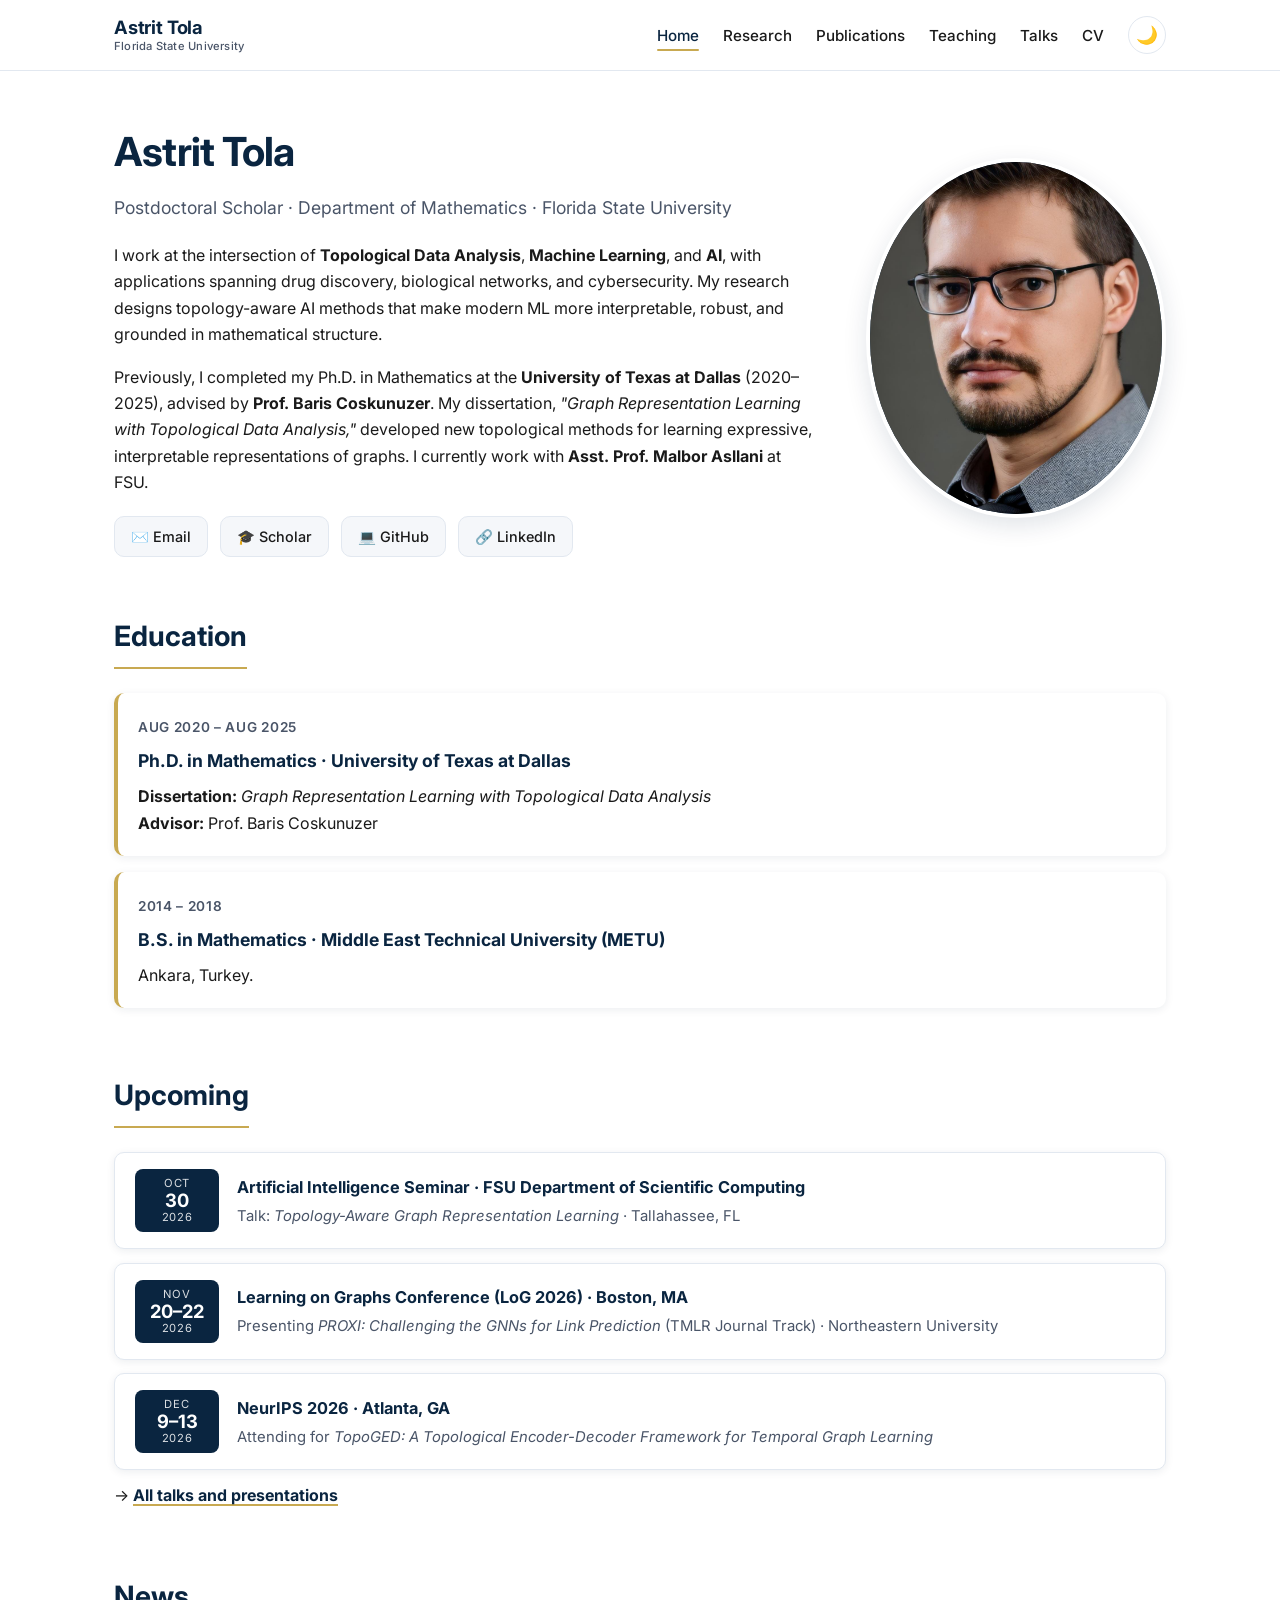
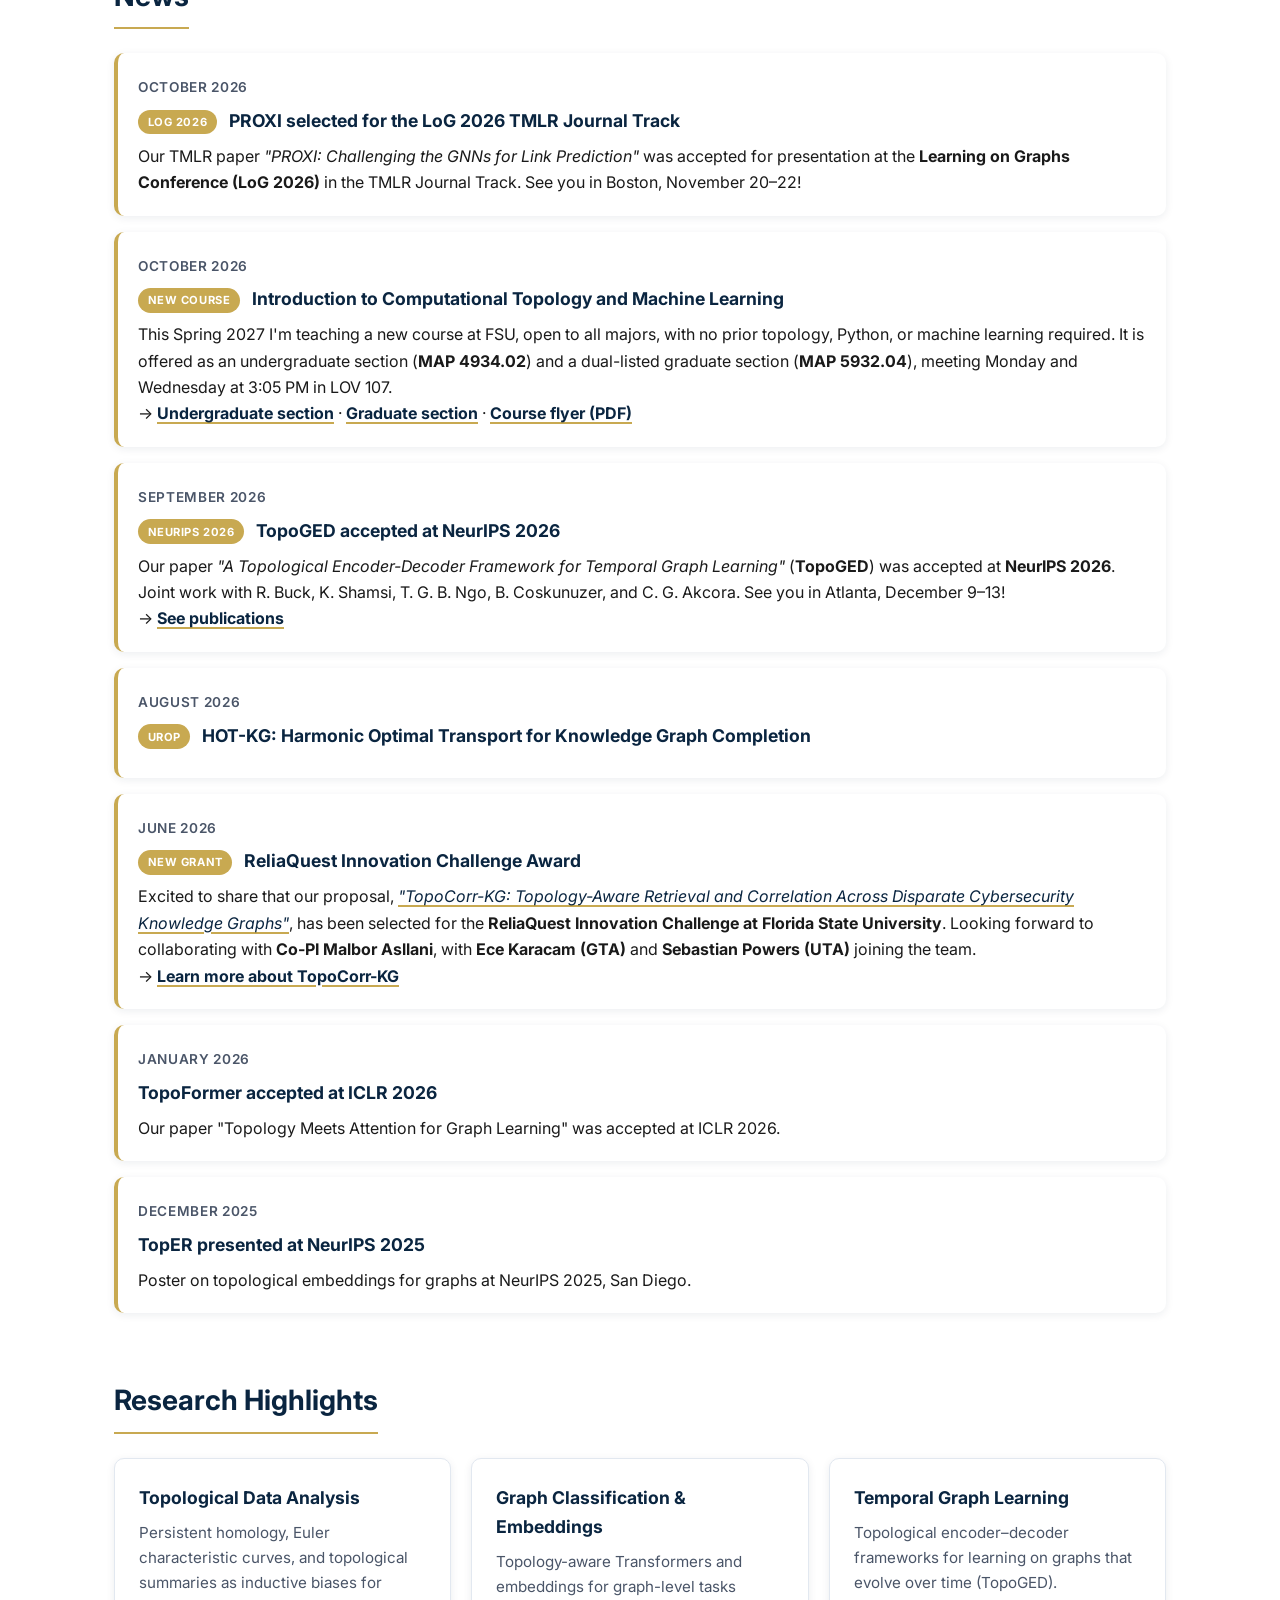
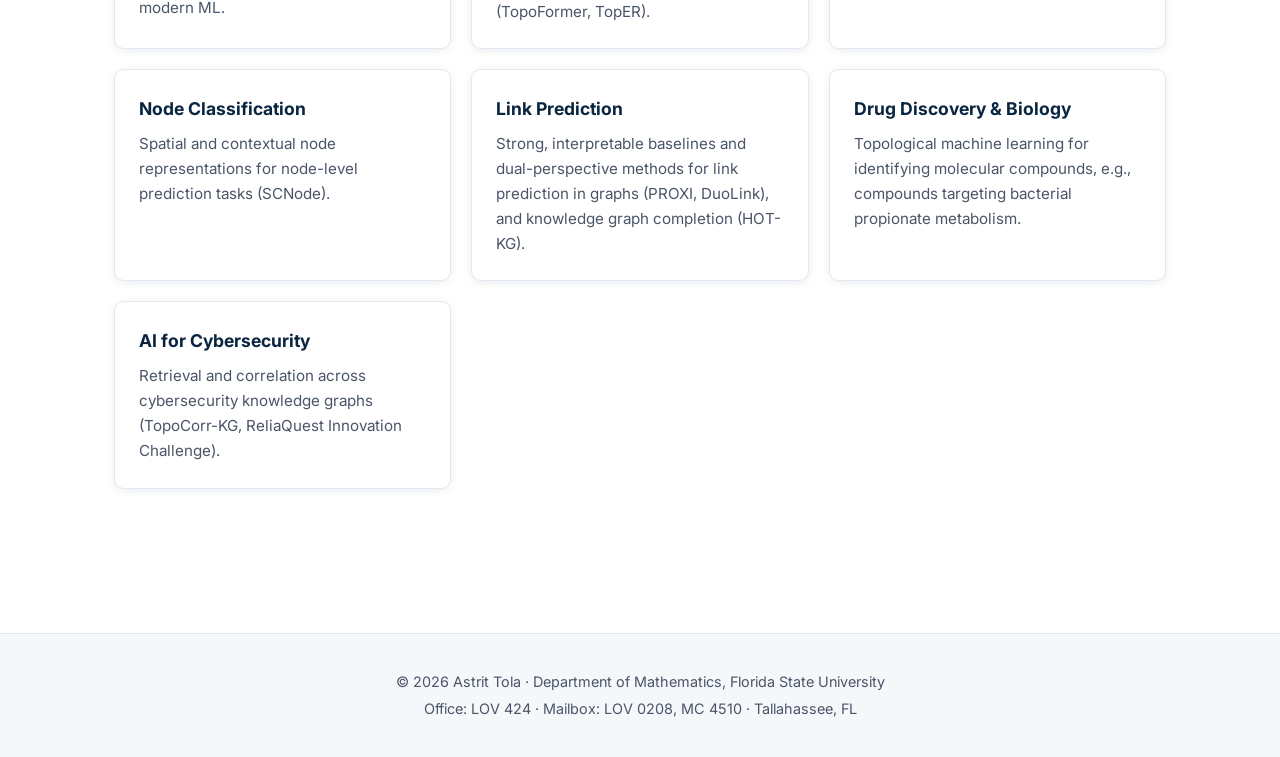
<file: index.html>
<!DOCTYPE html>
<html lang="en">
<head>
<meta charset="UTF-8">
<meta name="viewport" content="width=device-width, initial-scale=1.0">
<title>Astrit Tola | Florida State University</title>
<meta name="description" content="Astrit Tola — Postdoctoral Scholar at Florida State University. Research at the intersection of Topological Data Analysis, Machine Learning, and AI.">

<meta name="keywords" content="Astrit Tola, FSU, Florida State University, topological data analysis, graph machine learning, TDA, postdoctoral scholar, mathematics, NeurIPS, ICLR, TopER, TopoFormer, TopoGED, TopoCorr-KG, HOT-KG, knowledge graph completion, optimal transport, UROP, temporal graph learning, computational topology course">
<meta name="author" content="Astrit Tola">
<meta name="robots" content="index, follow">
<link rel="canonical" href="https://astrittola.github.io/">

<meta property="og:title" content="Astrit Tola — Florida State University">
<meta property="og:description" content="Postdoctoral Scholar at Florida State University. Research at the intersection of Topological Data Analysis, Machine Learning, and AI.">
<meta property="og:url" content="https://astrittola.github.io/">
<meta property="og:type" content="profile">
<meta property="og:site_name" content="Astrit Tola">

<meta name="twitter:card" content="summary_large_image">
<meta name="twitter:title" content="Astrit Tola — Florida State University">
<meta name="twitter:description" content="Postdoctoral Scholar at Florida State University. Research at the intersection of TDA, ML, and AI.">

<script type="application/ld+json">
{
"@context": "https://schema.org",
"@type": "Person",
"name": "Astrit Tola",
"jobTitle": "Postdoctoral Scholar",
"affiliation": {
"@type": "Organization",
"name": "Florida State University",
"department": "Department of Mathematics"
},
"url": "https://astrittola.github.io/",
"email": "atola@fsu.edu",
"sameAs": [
"https://github.com/AstritTola",
"https://www.linkedin.com/in/astrit-tola-bb2836b5",
"https://scholar.google.com/citations?user=msM32mgAAAAJ&hl=en"
],
"alumniOf": [
{"@type": "EducationalOrganization", "name": "University of Texas at Dallas"},
{"@type": "EducationalOrganization", "name": "Middle East Technical University"}
],
"knowsAbout": [
"Topological Data Analysis",
"Graph Machine Learning",
"Temporal Graph Learning",
"Persistent Homology",
"Artificial Intelligence",
"Cybersecurity Knowledge Graphs",
"Knowledge Graph Completion",
"Optimal Transport"
]
}
</script>

<link rel="preconnect" href="https://fonts.googleapis.com">
<link rel="preconnect" href="https://fonts.gstatic.com" crossorigin>
<link href="https://fonts.googleapis.com/css2?family=Inter:wght@400;500;600;700&amp;display=swap" rel="stylesheet">
<link rel="stylesheet" href="assets/css/style.css">
<style>
/* ===== Upcoming events ===== */
.upcoming-list { display: grid; gap: 0.85rem; }
.upcoming-item {
  display: grid;
  grid-template-columns: 84px 1fr;
  gap: 1.1rem;
  align-items: center;
  padding: 1rem 1.25rem;
  background: var(--card-bg);
  border: 1px solid var(--border);
  border-radius: var(--radius);
  box-shadow: var(--shadow);
}
.upcoming-date {
  display: flex;
  flex-direction: column;
  align-items: center;
  justify-content: center;
  padding: 0.5rem 0.25rem;
  border-radius: 8px;
  background: var(--primary);
  color: #fff;
  line-height: 1.15;
  text-align: center;
}
.upcoming-date span { font-size: 0.7rem; text-transform: uppercase; letter-spacing: 0.06em; opacity: 0.85; }
.upcoming-date strong { font-size: 1.15rem; white-space: nowrap; }
.upcoming-item h3 { color: var(--primary); font-size: 1.02rem; margin-bottom: 0.2rem; }
.upcoming-item p { color: var(--text-soft); font-size: 0.93rem; }
.talk-status {
  display: inline-block;
  font-size: 0.7rem;
  font-weight: 700;
  text-transform: uppercase;
  letter-spacing: 0.05em;
  padding: 0.15rem 0.55rem;
  border-radius: 999px;
  background: var(--accent);
  color: #fff;
  margin-right: 0.4rem;
  vertical-align: middle;
}
@media (max-width: 500px) {
  .upcoming-item { grid-template-columns: 68px 1fr; gap: 0.8rem; padding: 0.85rem; align-items: start; }
  .upcoming-date strong { font-size: 0.95rem; }
}
</style>
</head>
<body>


<nav class="navbar">
  <div class="nav-container">
    <a href="index.html" class="nav-brand">Astrit Tola<small>Florida State University</small></a>
    <button class="menu-toggle" id="menuToggle">☰</button>
    <ul class="nav-links" id="navLinks">
      <li><a href="index.html" class="active">Home</a></li>
      <li><a href="research.html">Research</a></li>
      <li><a href="publications.html">Publications</a></li>
      <li><a href="teaching.html">Teaching</a></li>
      <li><a href="talks.html">Talks</a></li>
      <li><a href="cv.html">CV</a></li>
      <li><button class="theme-toggle" id="themeToggle">🌙</button></li>
    </ul>
  </div>
</nav>

<main>

<section class="hero">
  <div>
    <h1>Astrit Tola</h1>
    <p class="subtitle">Postdoctoral Scholar · Department of Mathematics · Florida State University</p>
    <p>I work at the intersection of <strong>Topological Data Analysis</strong>, <strong>Machine Learning</strong>, and <strong>AI</strong>, with applications spanning drug discovery, biological networks, and cybersecurity. My research designs topology-aware AI methods that make modern ML more interpretable, robust, and grounded in mathematical structure.</p>
    <p>Previously, I completed my Ph.D. in Mathematics at the <strong>University of Texas at Dallas</strong> (2020–2025), advised by <strong>Prof. Baris Coskunuzer</strong>. My dissertation, <em>"Graph Representation Learning with Topological Data Analysis,"</em> developed new topological methods for learning expressive, interpretable representations of graphs. I currently work with <strong>Asst. Prof. Malbor Asllani</strong> at FSU.</p>
    <div class="social-links">
      <a href="mailto:atola@fsu.edu">✉️ Email</a>
      <a href="https://scholar.google.com/citations?user=msM32mgAAAAJ&amp;hl=en" target="_blank" rel="noopener">🎓 Scholar</a>
      <a href="https://github.com/AstritTola" target="_blank" rel="noopener">💻 GitHub</a>
      <a href="https://www.linkedin.com/in/astrit-tola-bb2836b5" target="_blank" rel="noopener">🔗 LinkedIn</a>
    </div>
  </div>
  <img src="assets/img/Astrit_Tola_Photo.jpeg" alt="Astrit Tola" class="profile-img">
</section>

<section>
  <h2 class="section-title">Education</h2>
  <div class="news-item edu">
    <span class="news-date">Aug 2020 – Aug 2025</span>
    <h3>Ph.D. in Mathematics · University of Texas at Dallas</h3>
    <p><strong>Dissertation:</strong> <em>Graph Representation Learning with Topological Data Analysis</em></p>
    <p><strong>Advisor:</strong> Prof. Baris Coskunuzer</p>
  </div>
  <div class="news-item edu">
    <span class="news-date">2014 – 2018</span>
    <h3>B.S. in Mathematics · Middle East Technical University (METU)</h3>
    <p>Ankara, Turkey.</p>
  </div>
</section>

<section>
  <h2 class="section-title">Upcoming</h2>
  <div class="upcoming-list">
    <div class="upcoming-item">
      <div class="upcoming-date"><span>Oct</span><strong>30</strong><span>2026</span></div>
      <div><h3>Artificial Intelligence Seminar · FSU Department of Scientific Computing</h3><p>Talk: <em>Topology-Aware Graph Representation Learning</em> · Tallahassee, FL</p></div>
    </div>
    <div class="upcoming-item">
      <div class="upcoming-date"><span>Nov</span><strong>20–22</strong><span>2026</span></div>
      <div><h3>Learning on Graphs Conference (LoG 2026) · Boston, MA</h3><p>Presenting <em>PROXI: Challenging the GNNs for Link Prediction</em> (TMLR Journal Track) · Northeastern University</p></div>
    </div>
    <div class="upcoming-item">
      <div class="upcoming-date"><span>Dec</span><strong>9–13</strong><span>2026</span></div>
      <div><h3>NeurIPS 2026 · Atlanta, GA</h3><p>Attending for <em>TopoGED: A Topological Encoder-Decoder Framework for Temporal Graph Learning</em></p></div>
    </div>
  </div>
  <p style="margin-top:.75rem;">→ <a href="talks.html"><strong>All talks and presentations</strong></a></p>
</section>

<section>
  <h2 class="section-title">News</h2>
  <div class="news-item">
    <span class="news-date">October 2026</span>
    <h3><span class="news-badge">LoG 2026</span> PROXI selected for the LoG 2026 TMLR Journal Track</h3>
    <p>Our TMLR paper <em>"PROXI: Challenging the GNNs for Link Prediction"</em> was accepted for presentation at the <strong>Learning on Graphs Conference (LoG 2026)</strong> in the TMLR Journal Track. See you in Boston, November 20–22!</p>
  </div>
  <div class="news-item">
    <span class="news-date">October 2026</span>
    <h3><span class="news-badge">New Course</span> Introduction to Computational Topology and Machine Learning</h3>
    <p>This Spring 2027 I'm teaching a new course at FSU, open to all majors, with no prior topology, Python, or machine learning required. It is offered as an undergraduate section (<strong>MAP 4934.02</strong>) and a dual-listed graduate section (<strong>MAP 5932.04</strong>), meeting Monday and Wednesday at 3:05 PM in LOV 107.</p>
    <p>→ <a href="ctml-undergrad.html"><strong>Undergraduate section</strong></a> · <a href="ctml-grad.html"><strong>Graduate section</strong></a> · <a href="assets/courses/ctml-flyer.pdf" download><strong>Course flyer (PDF)</strong></a></p>
  </div>
  <div class="news-item">
    <span class="news-date">September 2026</span>
    <h3><span class="news-badge">NeurIPS 2026</span> TopoGED accepted at NeurIPS 2026</h3>
    <p>Our paper <em>"A Topological Encoder-Decoder Framework for Temporal Graph Learning"</em> (<strong>TopoGED</strong>) was accepted at <strong>NeurIPS 2026</strong>. Joint work with R. Buck, K. Shamsi, T. G. B. Ngo, B. Coskunuzer, and C. G. Akcora. See you in Atlanta, December 9–13!</p>
    <p>→ <a href="publications.html"><strong>See publications</strong></a></p>
  </div>
  <div class="news-item">
    <span class="news-date">August 2026</span>
    <h3><span class="news-badge">UROP</span> HOT-KG: Harmonic Optimal Transport for Knowledge Graph Completion</h3>
  </div>
  <div class="news-item">
    <span class="news-date">June 2026</span>
    <h3><span class="news-badge">New Grant</span> ReliaQuest Innovation Challenge Award</h3>
    <p>Excited to share that our proposal, <a href="topocorr-kg.html"><em>"TopoCorr-KG: Topology-Aware Retrieval and Correlation Across Disparate Cybersecurity Knowledge Graphs"</em></a>, has been selected for the <strong>ReliaQuest Innovation Challenge at Florida State University</strong>. Looking forward to collaborating with <strong>Co-PI Malbor Asllani</strong>, with <strong>Ece Karacam (GTA)</strong> and <strong>Sebastian Powers (UTA)</strong> joining the team.</p>
    <p>→ <a href="topocorr-kg.html"><strong>Learn more about TopoCorr-KG</strong></a></p>
  </div>
  <div class="news-item">
    <span class="news-date">JANUARY 2026</span>
    <h3>TopoFormer accepted at ICLR 2026</h3>
    <p>Our paper "Topology Meets Attention for Graph Learning" was accepted at ICLR 2026.</p>
  </div>
  <div class="news-item">
    <span class="news-date">December 2025</span>
    <h3>TopER presented at NeurIPS 2025</h3>
    <p>Poster on topological embeddings for graphs at NeurIPS 2025, San Diego.</p>
  </div>
</section>

<section>
  <h2 class="section-title">Research Highlights</h2>
  <div class="card-grid">
    <div class="card"><h3>Topological Data Analysis</h3><p>Persistent homology, Euler characteristic curves, and topological summaries as inductive biases for modern ML.</p></div>
    <div class="card"><h3>Graph Classification &amp; Embeddings</h3><p>Topology-aware Transformers and embeddings for graph-level tasks (TopoFormer, TopER).</p></div>
    <div class="card"><h3>Temporal Graph Learning</h3><p>Topological encoder–decoder frameworks for learning on graphs that evolve over time (TopoGED).</p></div>
    <div class="card"><h3>Node Classification</h3><p>Spatial and contextual node representations for node-level prediction tasks (SCNode).</p></div>
    <div class="card"><h3>Link Prediction</h3><p>Strong, interpretable baselines and dual-perspective methods for link prediction in graphs (PROXI, DuoLink), and knowledge graph completion (HOT-KG).</p></div>
    <div class="card"><h3>Drug Discovery &amp; Biology</h3><p>Topological machine learning for identifying molecular compounds, e.g., compounds targeting bacterial propionate metabolism.</p></div>
    <div class="card"><h3>AI for Cybersecurity</h3><p>Retrieval and correlation across cybersecurity knowledge graphs (TopoCorr-KG, ReliaQuest Innovation Challenge).</p></div>
  </div>
</section>


</main>

<footer>
  <p>© 2026 Astrit Tola · Department of Mathematics, Florida State University</p>
  <p>Office: LOV 424 · Mailbox: LOV 0208, MC 4510 · Tallahassee, FL</p>
</footer>

<script src="assets/js/main.js"></script>
</body>
</html>
</file>
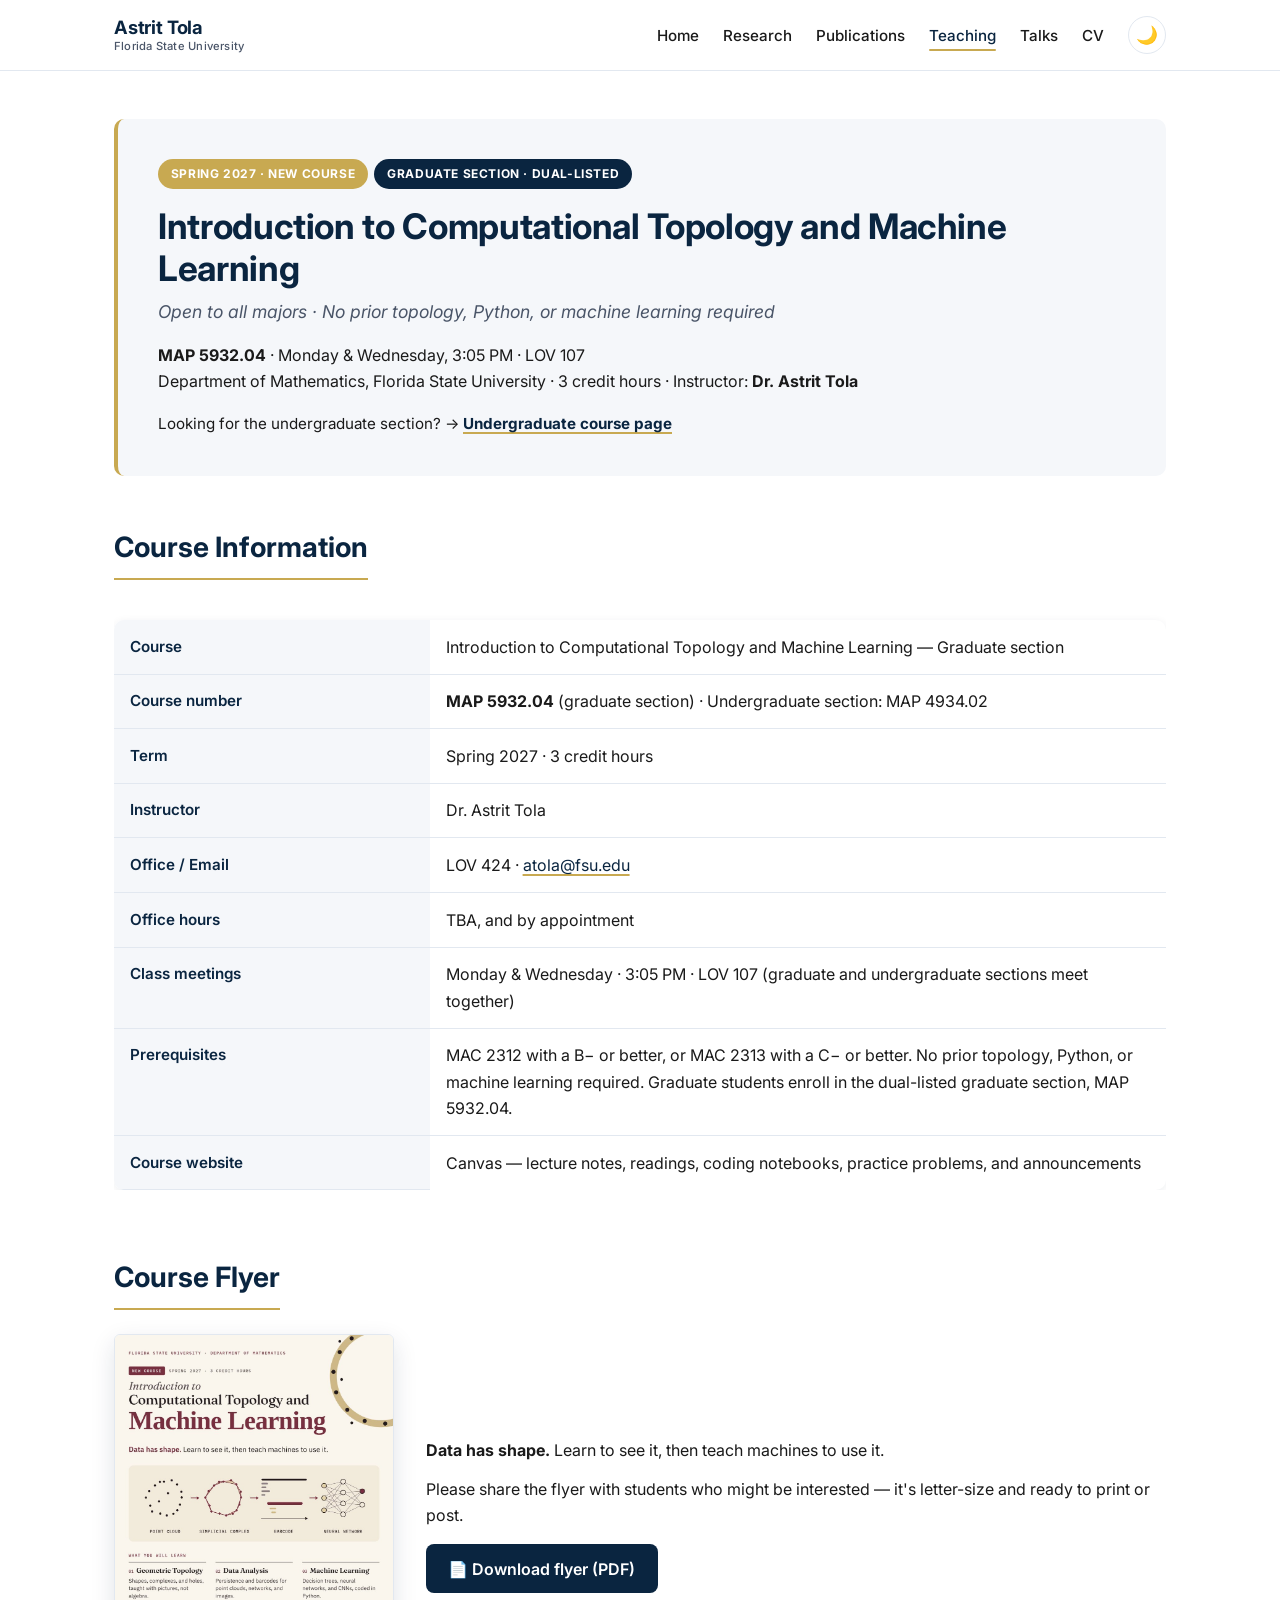
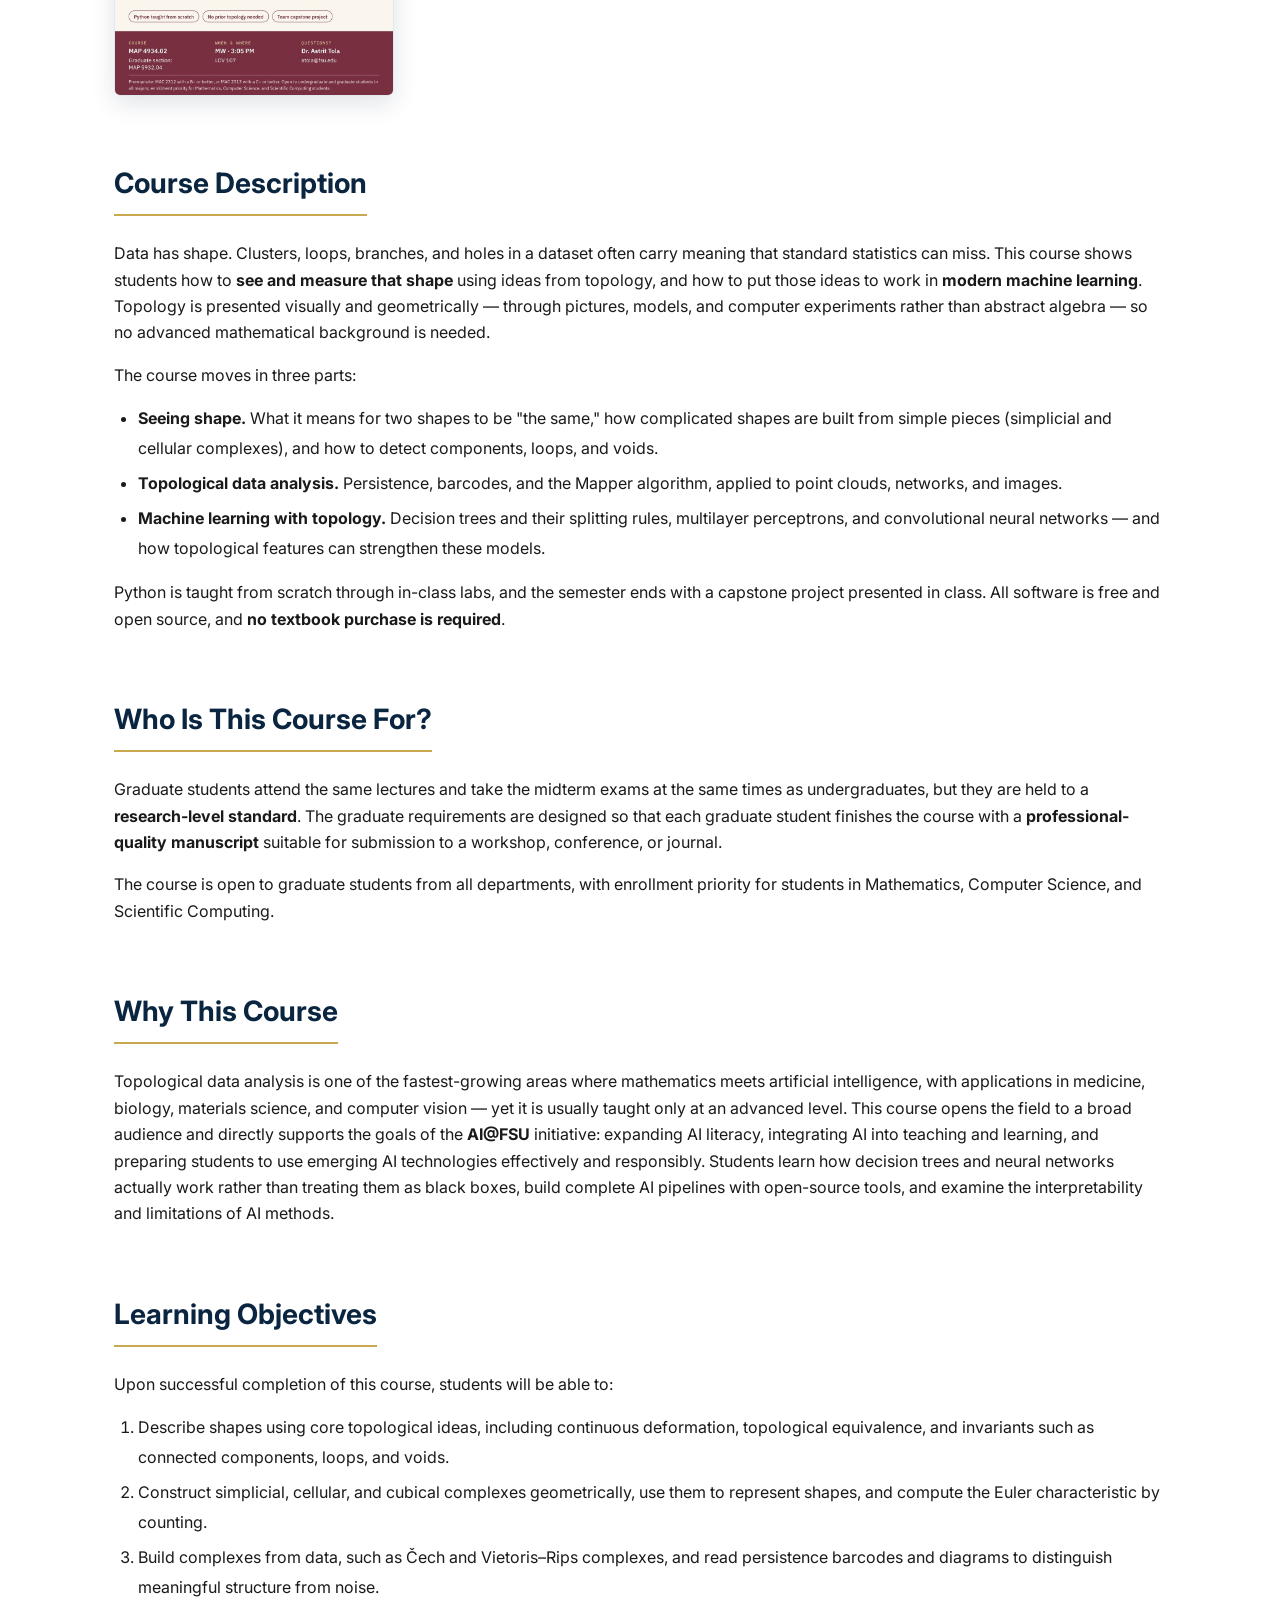
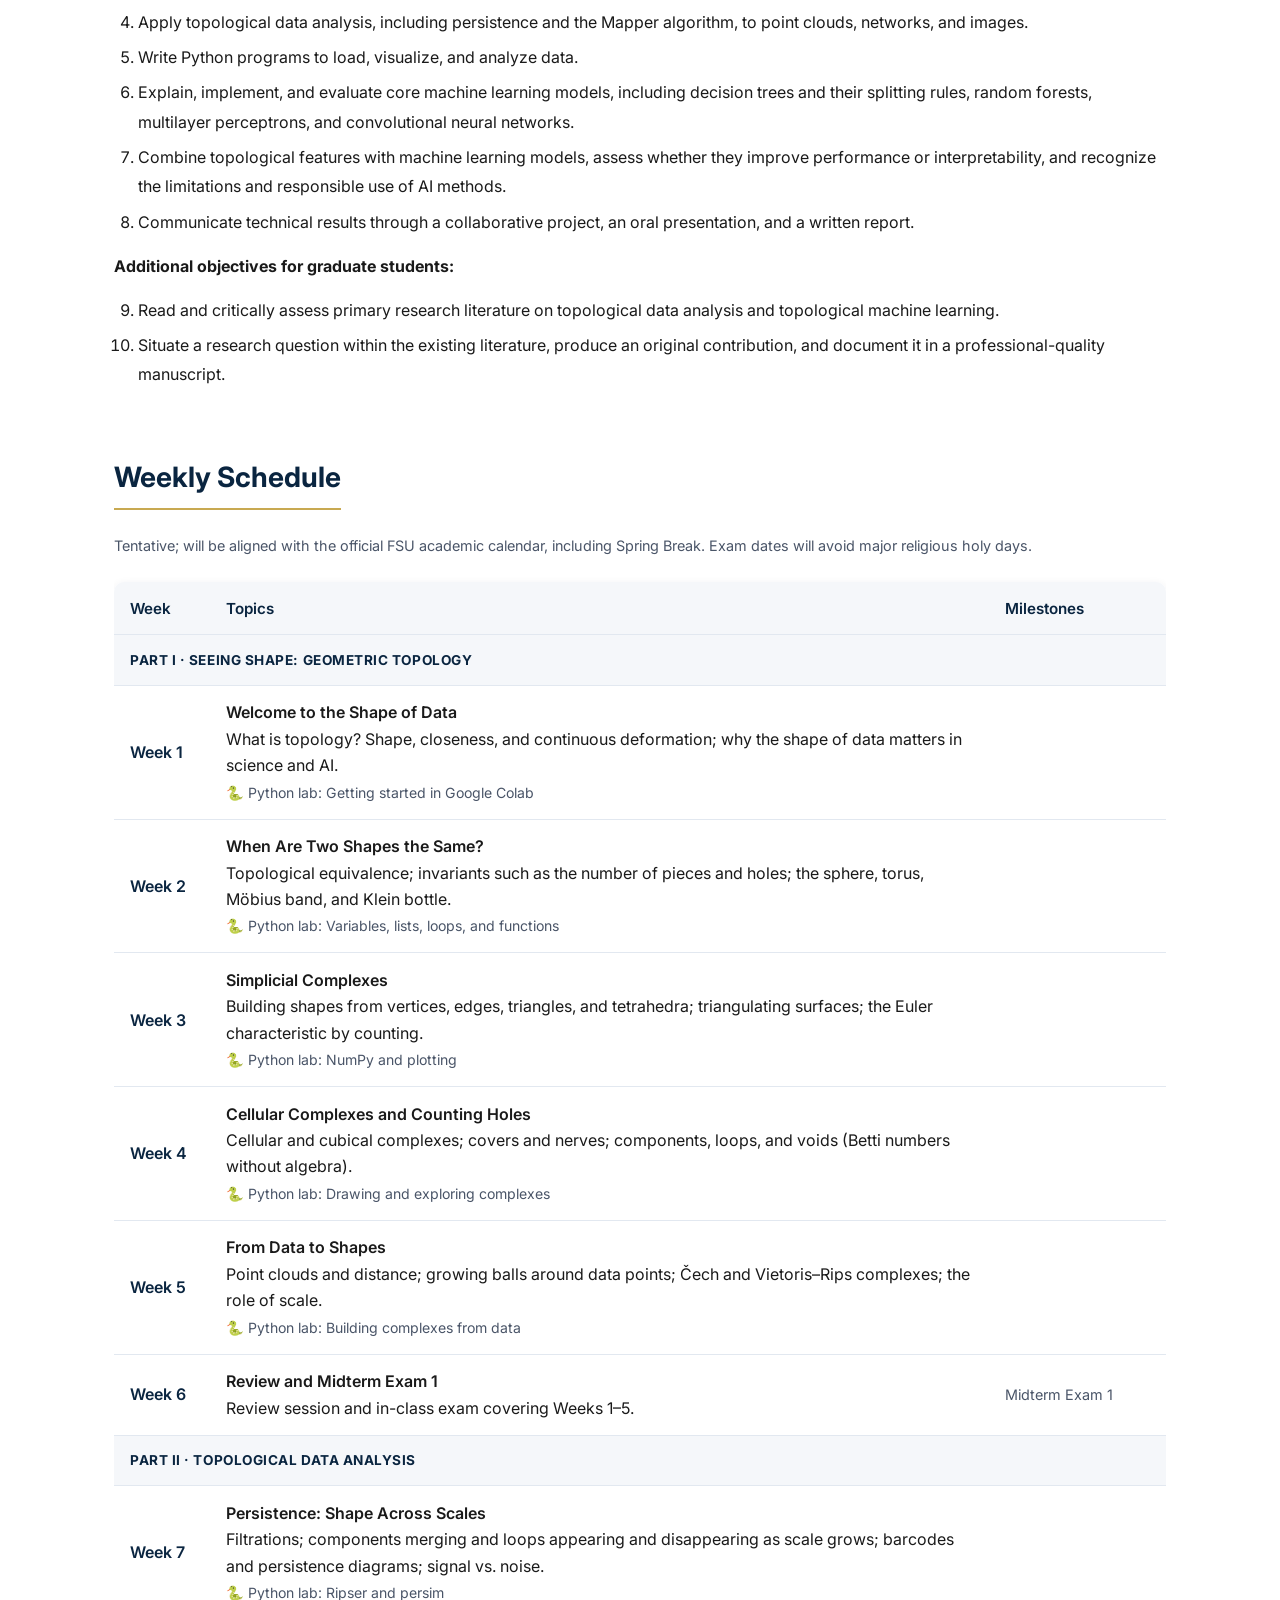
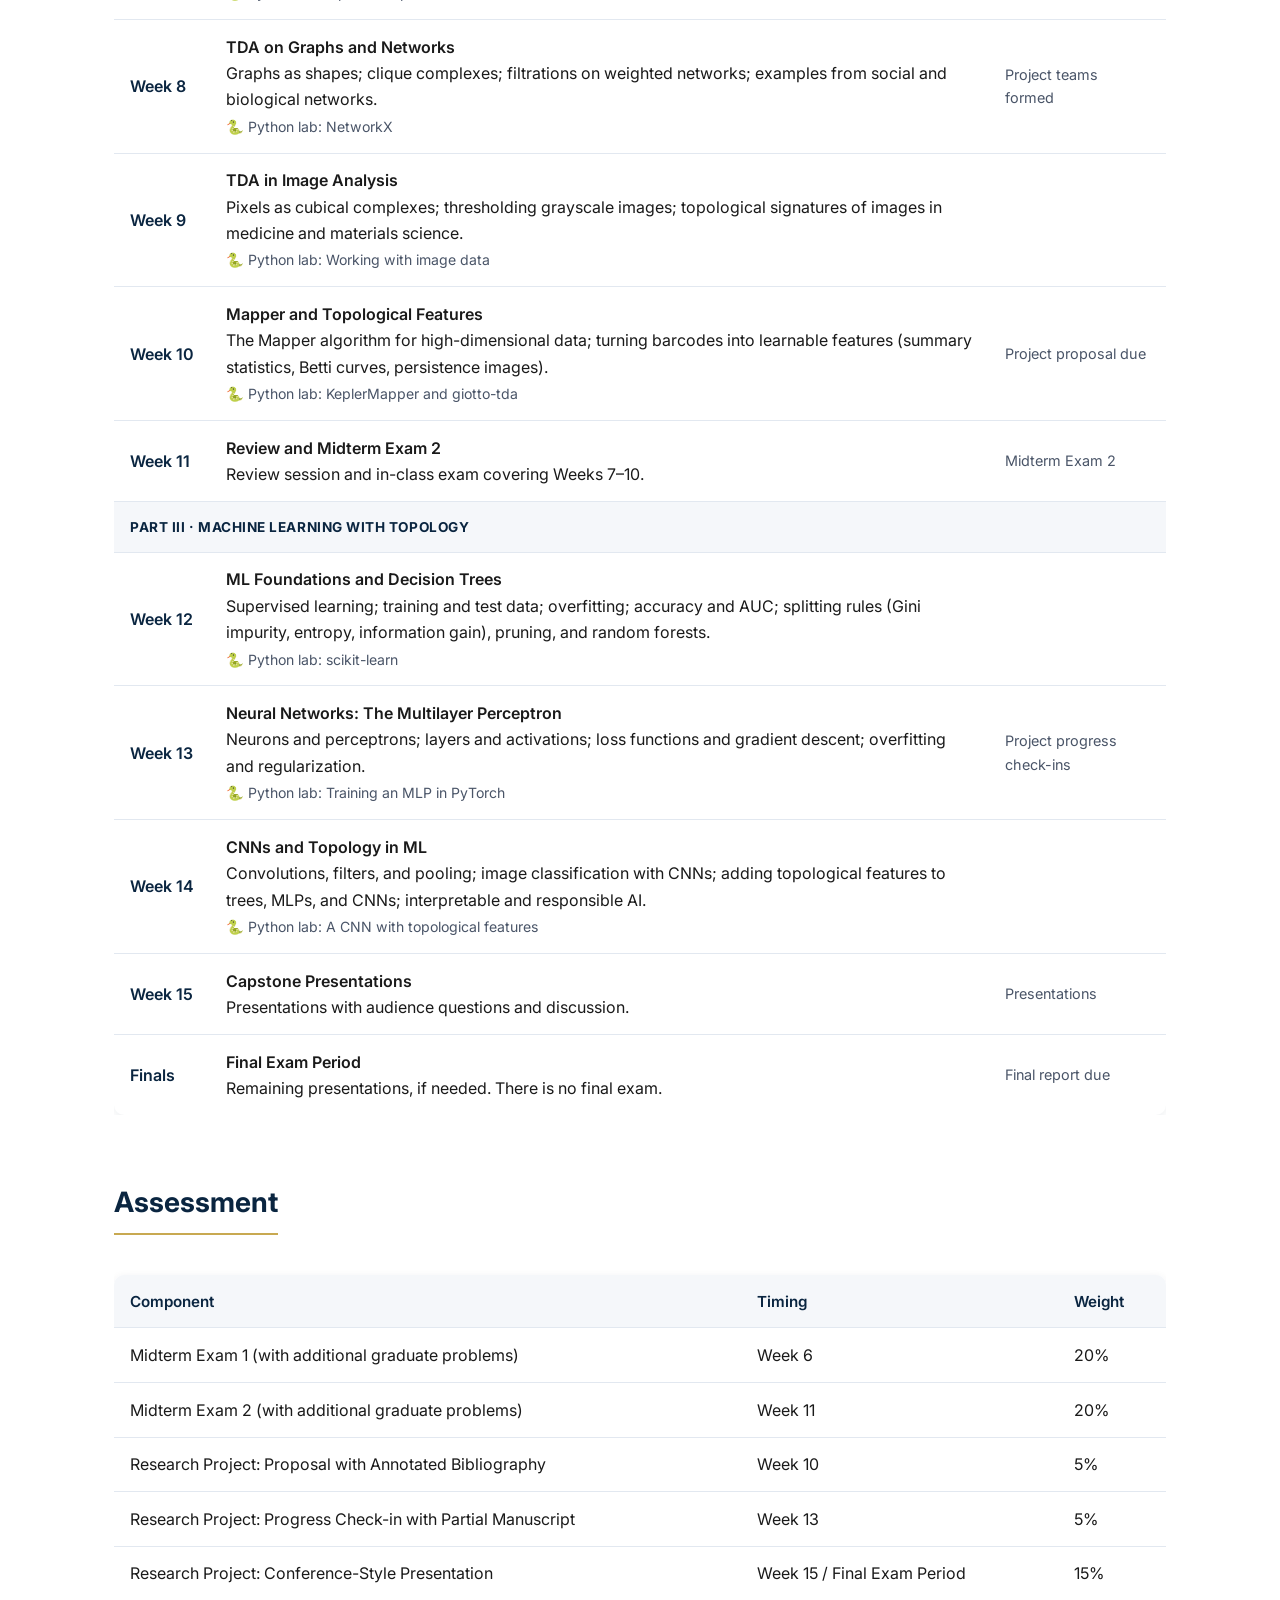
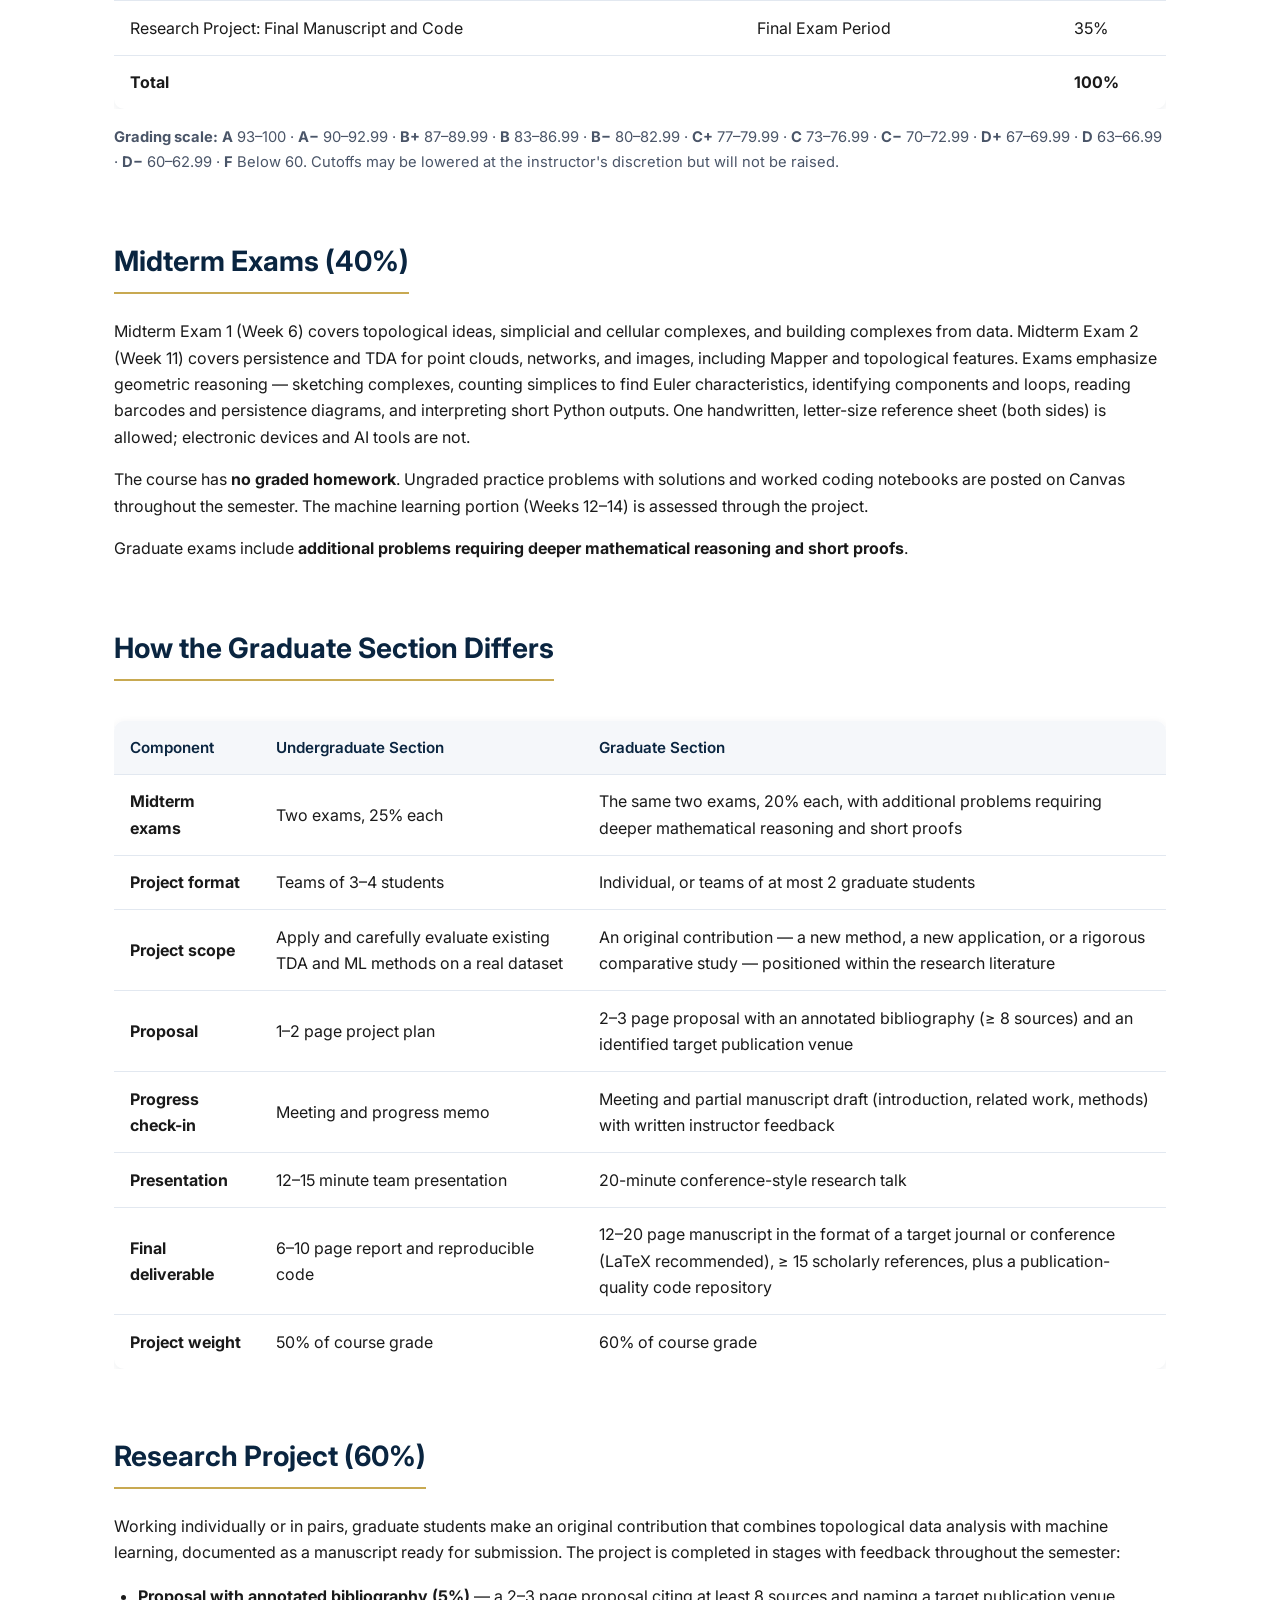
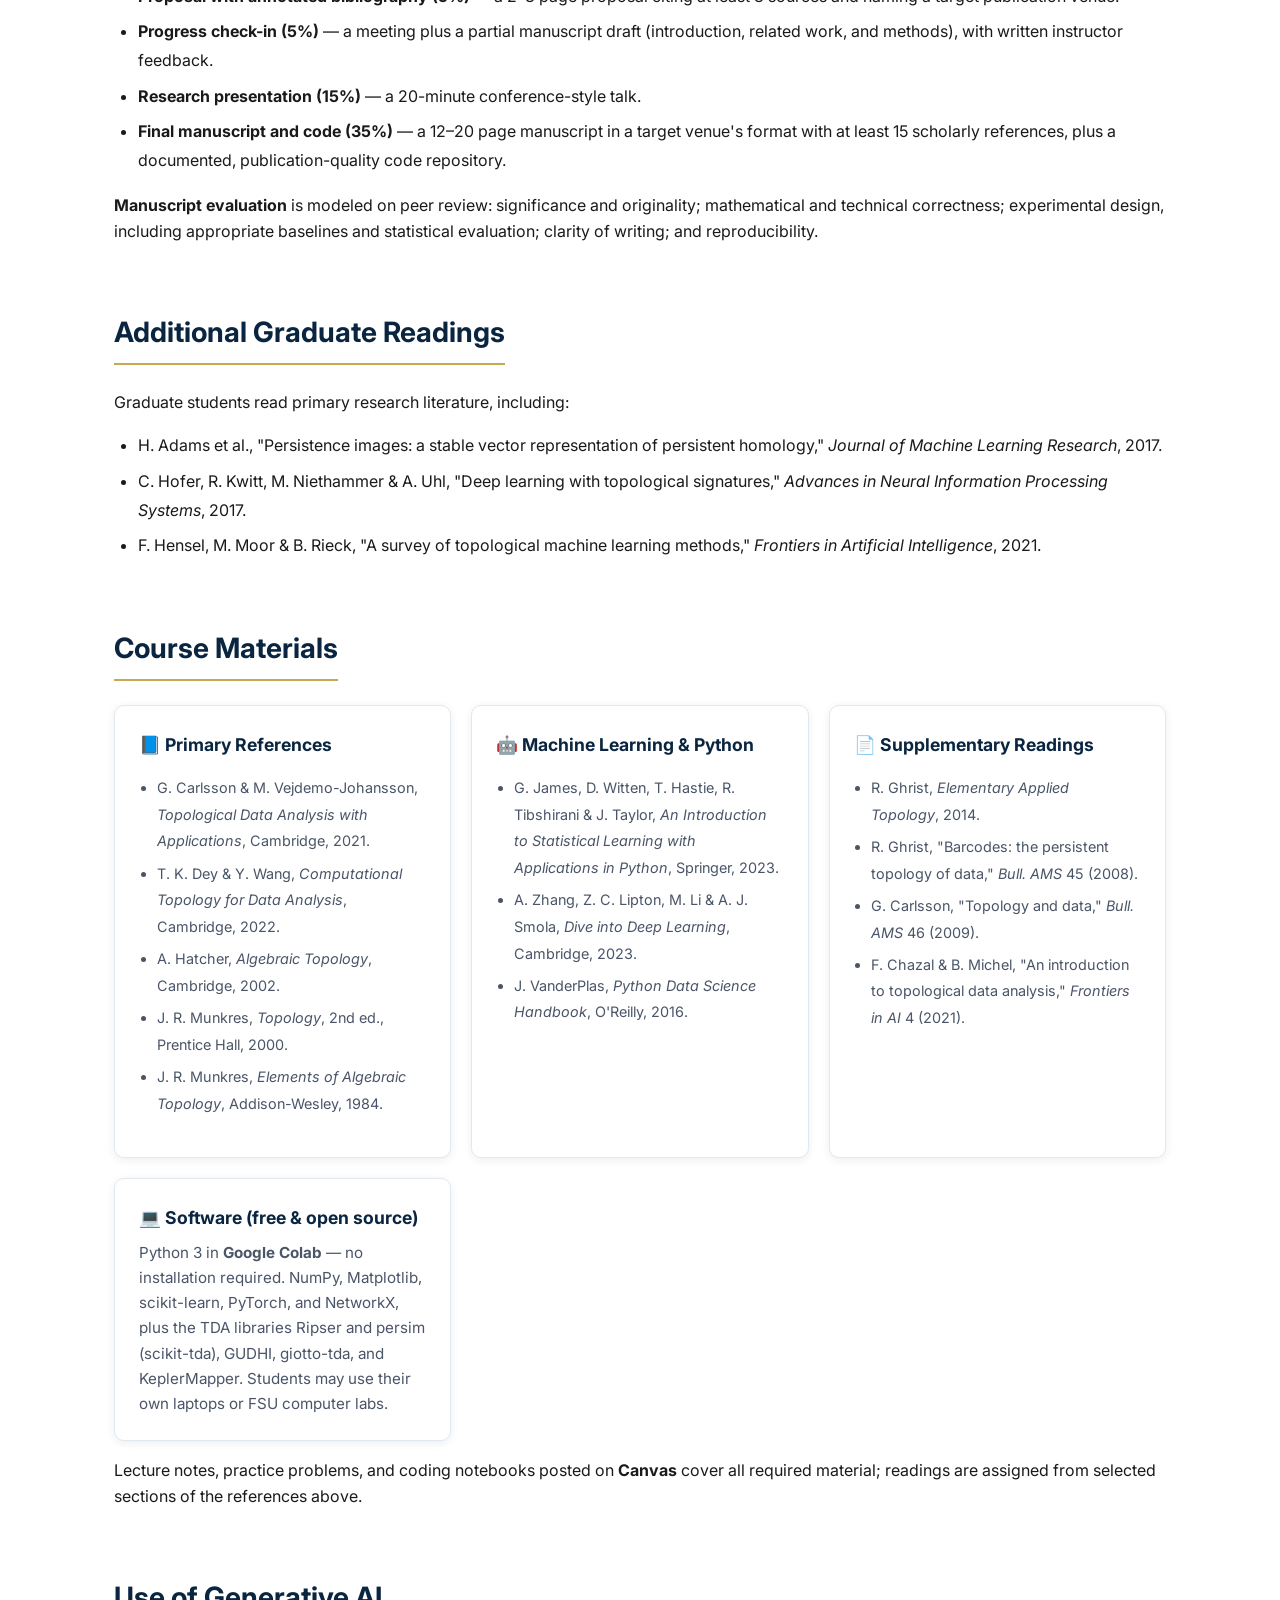
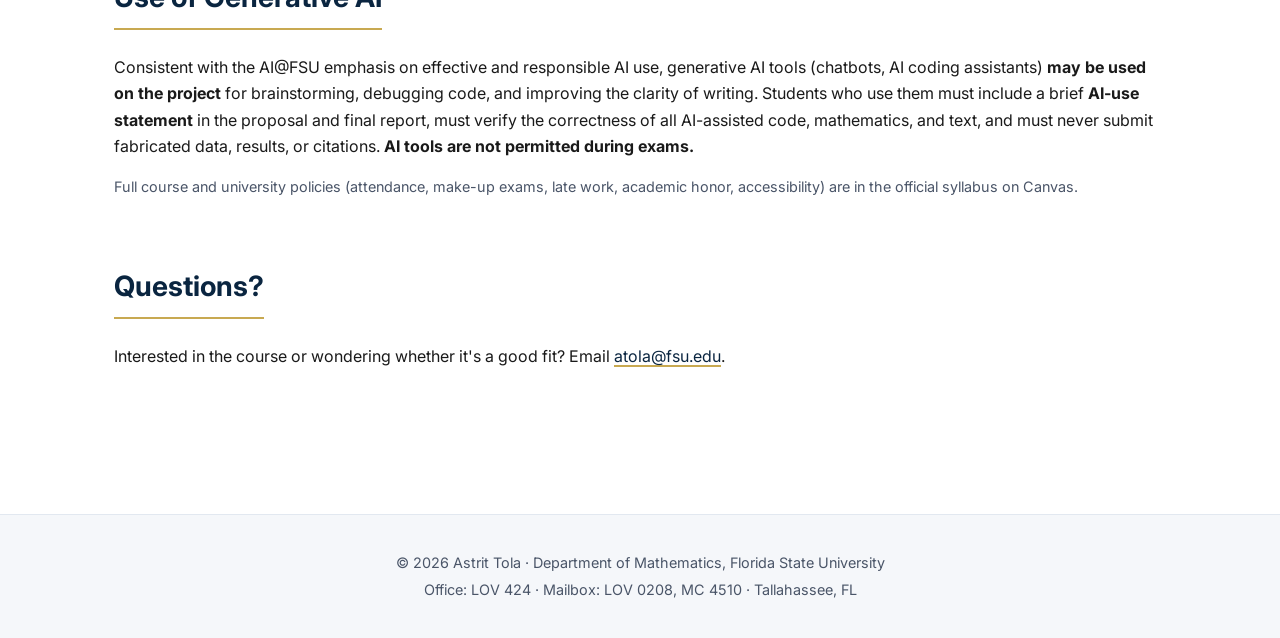
<file: ctml-grad.html>
<!DOCTYPE html>
<html lang="en">
<head>
<meta charset="UTF-8">
<meta name="viewport" content="width=device-width, initial-scale=1.0">
<title>Introduction to Computational Topology and Machine Learning (Graduate) | Astrit Tola</title>
<meta name="description" content="Introduction to Computational Topology and Machine Learning (MAP 5932.04, Graduate section), Spring 2027, Department of Mathematics, Florida State University. Taught by Dr. Astrit Tola. Open to all majors; no prior topology, Python, or machine learning required.">
<link rel="canonical" href="https://astrittola.github.io/ctml-grad.html">
<meta property="og:title" content="Introduction to Computational Topology and Machine Learning (Graduate)">
<meta property="og:description" content="Introduction to Computational Topology and Machine Learning (MAP 5932.04, Graduate section), Spring 2027, Department of Mathematics, Florida State University. Taught by Dr. Astrit Tola. Open to all majors; no prior topology, Python, or machine learning required.">
<meta property="og:url" content="https://astrittola.github.io/ctml-grad.html">
<meta property="og:type" content="website">
<link rel="preconnect" href="https://fonts.googleapis.com">
<link rel="preconnect" href="https://fonts.gstatic.com" crossorigin>
<link href="https://fonts.googleapis.com/css2?family=Inter:wght@400;500;600;700&amp;display=swap" rel="stylesheet">
<link rel="stylesheet" href="assets/css/style.css">
</head>
<body>

<nav class="navbar">
  <div class="nav-container">
    <a href="index.html" class="nav-brand">Astrit Tola<small>Florida State University</small></a>
    <button class="menu-toggle" id="menuToggle">☰</button>
    <ul class="nav-links" id="navLinks">
      <li><a href="index.html">Home</a></li>
      <li><a href="research.html">Research</a></li>
      <li><a href="publications.html">Publications</a></li>
      <li><a href="teaching.html" class="active">Teaching</a></li>
      <li><a href="talks.html">Talks</a></li>
      <li><a href="cv.html">CV</a></li>
      <li><button class="theme-toggle" id="themeToggle">🌙</button></li>
    </ul>
  </div>
</nav>

<main>

<section class="page-hero">
  <span class="pill">Spring 2027 · New Course</span><span class="pill navy">Graduate Section · Dual-Listed</span>
  <h1>Introduction to Computational Topology and Machine Learning</h1>
  <p class="lede">Open to all majors · No prior topology, Python, or machine learning required</p>
  <p><strong>MAP 5932.04</strong> · Monday &amp; Wednesday, 3:05 PM · LOV 107</p>
  <p>Department of Mathematics, Florida State University · 3 credit hours · Instructor: <strong>Dr. Astrit Tola</strong></p>
  <p class="section-switch">Looking for the undergraduate section? → <a href="ctml-undergrad.html"><strong>Undergraduate course page</strong></a></p>
</section>

<section>
  <h2 class="section-title">Course Information</h2>
  <div class="table-wrap">
  <table class="teaching-table info-table">
    <tbody>
      <tr><th>Course</th><td>Introduction to Computational Topology and Machine Learning — Graduate section</td></tr>
      <tr><th>Course number</th><td><strong>MAP 5932.04</strong> (graduate section) · Undergraduate section: MAP 4934.02</td></tr>
      <tr><th>Term</th><td>Spring 2027 · 3 credit hours</td></tr>
      <tr><th>Instructor</th><td>Dr. Astrit Tola</td></tr>
      <tr><th>Office / Email</th><td>LOV 424 · <a href="mailto:atola@fsu.edu">atola@fsu.edu</a></td></tr>
      <tr><th>Office hours</th><td>TBA, and by appointment</td></tr>
      <tr><th>Class meetings</th><td>Monday &amp; Wednesday · 3:05 PM · LOV 107 (graduate and undergraduate sections meet together)</td></tr>
      <tr><th>Prerequisites</th><td>MAC 2312 with a B− or better, or MAC 2313 with a C− or better. No prior topology, Python, or machine learning required. Graduate students enroll in the dual-listed graduate section, MAP 5932.04.</td></tr>
      <tr><th>Course website</th><td>Canvas — lecture notes, readings, coding notebooks, practice problems, and announcements</td></tr>
    </tbody>
  </table>
  </div>
</section>

<section>
  <h2 class="section-title">Course Flyer</h2>
  <div class="flyer-block">
    <a href="assets/courses/ctml-flyer.pdf" target="_blank" rel="noopener" class="flyer-thumb"><img src="assets/courses/ctml-flyer.jpg" alt="Course flyer: Introduction to Computational Topology and Machine Learning, Spring 2027, MAP 4934.02 and MAP 5932.04, Monday and Wednesday 3:05 PM, LOV 107" width="900" height="1165" loading="lazy"></a>
    <div>
      <p><strong>Data has shape.</strong> Learn to see it, then teach machines to use it.</p>
      <p style="margin-top:.75rem;">Please share the flyer with students who might be interested — it's letter-size and ready to print or post.</p>
      <p style="margin-top:1rem;"><a class="btn-primary" href="assets/courses/ctml-flyer.pdf" download>📄 Download flyer (PDF)</a></p>
    </div>
  </div>
</section>

<section>
  <h2 class="section-title">Course Description</h2>
  <p>Data has shape. Clusters, loops, branches, and holes in a dataset often carry meaning that standard statistics can miss. This course shows students how to <strong>see and measure that shape</strong> using ideas from topology, and how to put those ideas to work in <strong>modern machine learning</strong>. Topology is presented visually and geometrically — through pictures, models, and computer experiments rather than abstract algebra — so no advanced mathematical background is needed.</p>
  <p style="margin-top:1rem;">The course moves in three parts:</p>
  <ul class="prose-list">
    <li><strong>Seeing shape.</strong> What it means for two shapes to be "the same," how complicated shapes are built from simple pieces (simplicial and cellular complexes), and how to detect components, loops, and voids.</li>
    <li><strong>Topological data analysis.</strong> Persistence, barcodes, and the Mapper algorithm, applied to point clouds, networks, and images.</li>
    <li><strong>Machine learning with topology.</strong> Decision trees and their splitting rules, multilayer perceptrons, and convolutional neural networks — and how topological features can strengthen these models.</li>
  </ul>
  <p>Python is taught from scratch through in-class labs, and the semester ends with a capstone project presented in class. All software is free and open source, and <strong>no textbook purchase is required</strong>.</p>
</section>

<section>
  <h2 class="section-title">Who Is This Course For?</h2>
  <p>Graduate students attend the same lectures and take the midterm exams at the same times as undergraduates, but they are held to a <strong>research-level standard</strong>. The graduate requirements are designed so that each graduate student finishes the course with a <strong>professional-quality manuscript</strong> suitable for submission to a workshop, conference, or journal.</p>
  <p style="margin-top:1rem;">The course is open to graduate students from all departments, with enrollment priority for students in Mathematics, Computer Science, and Scientific Computing.</p>
</section>

<section>
  <h2 class="section-title">Why This Course</h2>
  <p>Topological data analysis is one of the fastest-growing areas where mathematics meets artificial intelligence, with applications in medicine, biology, materials science, and computer vision — yet it is usually taught only at an advanced level. This course opens the field to a broad audience and directly supports the goals of the <strong>AI@FSU</strong> initiative: expanding AI literacy, integrating AI into teaching and learning, and preparing students to use emerging AI technologies effectively and responsibly. Students learn how decision trees and neural networks actually work rather than treating them as black boxes, build complete AI pipelines with open-source tools, and examine the interpretability and limitations of AI methods.</p>
</section>

<section>
  <h2 class="section-title">Learning Objectives</h2>
  <p>Upon successful completion of this course, students will be able to:</p>
  <ol class="prose-list">
    <li>Describe shapes using core topological ideas, including continuous deformation, topological equivalence, and invariants such as connected components, loops, and voids.</li>
    <li>Construct simplicial, cellular, and cubical complexes geometrically, use them to represent shapes, and compute the Euler characteristic by counting.</li>
    <li>Build complexes from data, such as Čech and Vietoris–Rips complexes, and read persistence barcodes and diagrams to distinguish meaningful structure from noise.</li>
    <li>Apply topological data analysis, including persistence and the Mapper algorithm, to point clouds, networks, and images.</li>
    <li>Write Python programs to load, visualize, and analyze data.</li>
    <li>Explain, implement, and evaluate core machine learning models, including decision trees and their splitting rules, random forests, multilayer perceptrons, and convolutional neural networks.</li>
    <li>Combine topological features with machine learning models, assess whether they improve performance or interpretability, and recognize the limitations and responsible use of AI methods.</li>
    <li>Communicate technical results through a collaborative project, an oral presentation, and a written report.</li>
  </ol>
  <p style="margin-top:1rem;"><strong>Additional objectives for graduate students:</strong></p>
  <ol class="prose-list" start="9">
    <li>Read and critically assess primary research literature on topological data analysis and topological machine learning.</li>
    <li>Situate a research question within the existing literature, produce an original contribution, and document it in a professional-quality manuscript.</li>
  </ol>
</section>

<section>
  <h2 class="section-title">Weekly Schedule</h2>
  <p class="note">Tentative; will be aligned with the official FSU academic calendar, including Spring Break. Exam dates will avoid major religious holy days.</p>
  <div class="table-wrap">
  <table class="teaching-table schedule-table">
    <thead><tr><th>Week</th><th>Topics</th><th>Milestones</th></tr></thead>
    <tbody>
      <tr class="part-row"><td colspan="3">Part I · Seeing Shape: Geometric Topology</td></tr>
      <tr><td>Week 1</td><td><span class="topic">Welcome to the Shape of Data</span>What is topology? Shape, closeness, and continuous deformation; why the shape of data matters in science and AI.<br><span class="lab">🐍 Python lab: Getting started in Google Colab</span></td><td></td></tr>
      <tr><td>Week 2</td><td><span class="topic">When Are Two Shapes the Same?</span>Topological equivalence; invariants such as the number of pieces and holes; the sphere, torus, Möbius band, and Klein bottle.<br><span class="lab">🐍 Python lab: Variables, lists, loops, and functions</span></td><td></td></tr>
      <tr><td>Week 3</td><td><span class="topic">Simplicial Complexes</span>Building shapes from vertices, edges, triangles, and tetrahedra; triangulating surfaces; the Euler characteristic by counting.<br><span class="lab">🐍 Python lab: NumPy and plotting</span></td><td></td></tr>
      <tr><td>Week 4</td><td><span class="topic">Cellular Complexes and Counting Holes</span>Cellular and cubical complexes; covers and nerves; components, loops, and voids (Betti numbers without algebra).<br><span class="lab">🐍 Python lab: Drawing and exploring complexes</span></td><td></td></tr>
      <tr><td>Week 5</td><td><span class="topic">From Data to Shapes</span>Point clouds and distance; growing balls around data points; Čech and Vietoris–Rips complexes; the role of scale.<br><span class="lab">🐍 Python lab: Building complexes from data</span></td><td></td></tr>
      <tr><td>Week 6</td><td><span class="topic">Review and Midterm Exam 1</span>Review session and in-class exam covering Weeks 1–5.</td><td>Midterm Exam 1</td></tr>
      <tr class="part-row"><td colspan="3">Part II · Topological Data Analysis</td></tr>
      <tr><td>Week 7</td><td><span class="topic">Persistence: Shape Across Scales</span>Filtrations; components merging and loops appearing and disappearing as scale grows; barcodes and persistence diagrams; signal vs. noise.<br><span class="lab">🐍 Python lab: Ripser and persim</span></td><td></td></tr>
      <tr><td>Week 8</td><td><span class="topic">TDA on Graphs and Networks</span>Graphs as shapes; clique complexes; filtrations on weighted networks; examples from social and biological networks.<br><span class="lab">🐍 Python lab: NetworkX</span></td><td>Project teams formed</td></tr>
      <tr><td>Week 9</td><td><span class="topic">TDA in Image Analysis</span>Pixels as cubical complexes; thresholding grayscale images; topological signatures of images in medicine and materials science.<br><span class="lab">🐍 Python lab: Working with image data</span></td><td></td></tr>
      <tr><td>Week 10</td><td><span class="topic">Mapper and Topological Features</span>The Mapper algorithm for high-dimensional data; turning barcodes into learnable features (summary statistics, Betti curves, persistence images).<br><span class="lab">🐍 Python lab: KeplerMapper and giotto-tda</span></td><td>Project proposal due</td></tr>
      <tr><td>Week 11</td><td><span class="topic">Review and Midterm Exam 2</span>Review session and in-class exam covering Weeks 7–10.</td><td>Midterm Exam 2</td></tr>
      <tr class="part-row"><td colspan="3">Part III · Machine Learning with Topology</td></tr>
      <tr><td>Week 12</td><td><span class="topic">ML Foundations and Decision Trees</span>Supervised learning; training and test data; overfitting; accuracy and AUC; splitting rules (Gini impurity, entropy, information gain), pruning, and random forests.<br><span class="lab">🐍 Python lab: scikit-learn</span></td><td></td></tr>
      <tr><td>Week 13</td><td><span class="topic">Neural Networks: The Multilayer Perceptron</span>Neurons and perceptrons; layers and activations; loss functions and gradient descent; overfitting and regularization.<br><span class="lab">🐍 Python lab: Training an MLP in PyTorch</span></td><td>Project progress check-ins</td></tr>
      <tr><td>Week 14</td><td><span class="topic">CNNs and Topology in ML</span>Convolutions, filters, and pooling; image classification with CNNs; adding topological features to trees, MLPs, and CNNs; interpretable and responsible AI.<br><span class="lab">🐍 Python lab: A CNN with topological features</span></td><td></td></tr>
      <tr><td>Week 15</td><td><span class="topic">Capstone Presentations</span>Presentations with audience questions and discussion.</td><td>Presentations</td></tr>
      <tr><td>Finals</td><td><span class="topic">Final Exam Period</span>Remaining presentations, if needed. There is no final exam.</td><td>Final report due</td></tr>
    </tbody>
  </table>
  </div>
</section>

<section>
  <h2 class="section-title">Assessment</h2>
  <div class="table-wrap">
  <table class="teaching-table">
    <thead><tr><th>Component</th><th>Timing</th><th>Weight</th></tr></thead>
    <tbody>
      <tr><td>Midterm Exam 1 (with additional graduate problems)</td><td>Week 6</td><td>20%</td></tr>
      <tr><td>Midterm Exam 2 (with additional graduate problems)</td><td>Week 11</td><td>20%</td></tr>
      <tr><td>Research Project: Proposal with Annotated Bibliography</td><td>Week 10</td><td>5%</td></tr>
      <tr><td>Research Project: Progress Check-in with Partial Manuscript</td><td>Week 13</td><td>5%</td></tr>
      <tr><td>Research Project: Conference-Style Presentation</td><td>Week 15 / Final Exam Period</td><td>15%</td></tr>
      <tr><td>Research Project: Final Manuscript and Code</td><td>Final Exam Period</td><td>35%</td></tr>
      <tr><td><strong>Total</strong></td><td></td><td><strong>100%</strong></td></tr>
    </tbody>
  </table>
  </div>
  <p style="margin-top:1rem;font-size:.92rem;color:var(--text-soft);"><strong>Grading scale:</strong> <strong>A</strong> 93–100 · <strong>A−</strong> 90–92.99 · <strong>B+</strong> 87–89.99 · <strong>B</strong> 83–86.99 · <strong>B−</strong> 80–82.99 · <strong>C+</strong> 77–79.99 · <strong>C</strong> 73–76.99 · <strong>C−</strong> 70–72.99 · <strong>D+</strong> 67–69.99 · <strong>D</strong> 63–66.99 · <strong>D−</strong> 60–62.99 · <strong>F</strong> Below 60. Cutoffs may be lowered at the instructor's discretion but will not be raised.</p>
</section>

<section>
  <h2 class="section-title">Midterm Exams (40%)</h2>
  <p>Midterm Exam 1 (Week 6) covers topological ideas, simplicial and cellular complexes, and building complexes from data. Midterm Exam 2 (Week 11) covers persistence and TDA for point clouds, networks, and images, including Mapper and topological features. Exams emphasize geometric reasoning — sketching complexes, counting simplices to find Euler characteristics, identifying components and loops, reading barcodes and persistence diagrams, and interpreting short Python outputs. One handwritten, letter-size reference sheet (both sides) is allowed; electronic devices and AI tools are not.</p>
  <p style="margin-top:1rem;">The course has <strong>no graded homework</strong>. Ungraded practice problems with solutions and worked coding notebooks are posted on Canvas throughout the semester. The machine learning portion (Weeks 12–14) is assessed through the project.</p>
  <p style="margin-top:1rem;">Graduate exams include <strong>additional problems requiring deeper mathematical reasoning and short proofs</strong>.</p>
</section>

<section>
  <h2 class="section-title">How the Graduate Section Differs</h2>
  <div class="table-wrap">
  <table class="teaching-table compare-table">
    <thead><tr><th>Component</th><th>Undergraduate Section</th><th>Graduate Section</th></tr></thead>
    <tbody>
      <tr><td><strong>Midterm exams</strong></td><td data-label="Undergraduate">Two exams, 25% each</td><td data-label="Graduate">The same two exams, 20% each, with additional problems requiring deeper mathematical reasoning and short proofs</td></tr>
      <tr><td><strong>Project format</strong></td><td data-label="Undergraduate">Teams of 3–4 students</td><td data-label="Graduate">Individual, or teams of at most 2 graduate students</td></tr>
      <tr><td><strong>Project scope</strong></td><td data-label="Undergraduate">Apply and carefully evaluate existing TDA and ML methods on a real dataset</td><td data-label="Graduate">An original contribution — a new method, a new application, or a rigorous comparative study — positioned within the research literature</td></tr>
      <tr><td><strong>Proposal</strong></td><td data-label="Undergraduate">1–2 page project plan</td><td data-label="Graduate">2–3 page proposal with an annotated bibliography (≥ 8 sources) and an identified target publication venue</td></tr>
      <tr><td><strong>Progress check-in</strong></td><td data-label="Undergraduate">Meeting and progress memo</td><td data-label="Graduate">Meeting and partial manuscript draft (introduction, related work, methods) with written instructor feedback</td></tr>
      <tr><td><strong>Presentation</strong></td><td data-label="Undergraduate">12–15 minute team presentation</td><td data-label="Graduate">20-minute conference-style research talk</td></tr>
      <tr><td><strong>Final deliverable</strong></td><td data-label="Undergraduate">6–10 page report and reproducible code</td><td data-label="Graduate">12–20 page manuscript in the format of a target journal or conference (LaTeX recommended), ≥ 15 scholarly references, plus a publication-quality code repository</td></tr>
      <tr><td><strong>Project weight</strong></td><td data-label="Undergraduate">50% of course grade</td><td data-label="Graduate">60% of course grade</td></tr>
    </tbody>
  </table>
  </div>
</section>

<section>
  <h2 class="section-title">Research Project (60%)</h2>
  <p>Working individually or in pairs, graduate students make an original contribution that combines topological data analysis with machine learning, documented as a manuscript ready for submission. The project is completed in stages with feedback throughout the semester:</p>
  <ul class="prose-list">
    <li><strong>Proposal with annotated bibliography (5%)</strong> — a 2–3 page proposal citing at least 8 sources and naming a target publication venue.</li>
    <li><strong>Progress check-in (5%)</strong> — a meeting plus a partial manuscript draft (introduction, related work, and methods), with written instructor feedback.</li>
    <li><strong>Research presentation (15%)</strong> — a 20-minute conference-style talk.</li>
    <li><strong>Final manuscript and code (35%)</strong> — a 12–20 page manuscript in a target venue's format with at least 15 scholarly references, plus a documented, publication-quality code repository.</li>
  </ul>
  <p><strong>Manuscript evaluation</strong> is modeled on peer review: significance and originality; mathematical and technical correctness; experimental design, including appropriate baselines and statistical evaluation; clarity of writing; and reproducibility.</p>
</section>

<section>
  <h2 class="section-title">Additional Graduate Readings</h2>
  <p>Graduate students read primary research literature, including:</p>
  <ul class="prose-list">
    <li>H. Adams et al., "Persistence images: a stable vector representation of persistent homology," <em>Journal of Machine Learning Research</em>, 2017.</li>
    <li>C. Hofer, R. Kwitt, M. Niethammer &amp; A. Uhl, "Deep learning with topological signatures," <em>Advances in Neural Information Processing Systems</em>, 2017.</li>
    <li>F. Hensel, M. Moor &amp; B. Rieck, "A survey of topological machine learning methods," <em>Frontiers in Artificial Intelligence</em>, 2021.</li>
  </ul>
</section>

<section>
  <h2 class="section-title">Course Materials</h2>
  <div class="card-grid">
    <div class="card">
      <h3>📘 Primary References</h3>
      <ul class="prose-list" style="font-size:.9rem;color:var(--text-soft);margin-left:1.1rem;">
        <li>G. Carlsson &amp; M. Vejdemo-Johansson, <em>Topological Data Analysis with Applications</em>, Cambridge, 2021.</li>
        <li>T. K. Dey &amp; Y. Wang, <em>Computational Topology for Data Analysis</em>, Cambridge, 2022.</li>
        <li>A. Hatcher, <em>Algebraic Topology</em>, Cambridge, 2002.</li>
        <li>J. R. Munkres, <em>Topology</em>, 2nd ed., Prentice Hall, 2000.</li>
        <li>J. R. Munkres, <em>Elements of Algebraic Topology</em>, Addison-Wesley, 1984.</li>
      </ul>
    </div>
    <div class="card">
      <h3>🤖 Machine Learning &amp; Python</h3>
      <ul class="prose-list" style="font-size:.9rem;color:var(--text-soft);margin-left:1.1rem;">
        <li>G. James, D. Witten, T. Hastie, R. Tibshirani &amp; J. Taylor, <em>An Introduction to Statistical Learning with Applications in Python</em>, Springer, 2023.</li>
        <li>A. Zhang, Z. C. Lipton, M. Li &amp; A. J. Smola, <em>Dive into Deep Learning</em>, Cambridge, 2023.</li>
        <li>J. VanderPlas, <em>Python Data Science Handbook</em>, O'Reilly, 2016.</li>
      </ul>
    </div>
    <div class="card">
      <h3>📄 Supplementary Readings</h3>
      <ul class="prose-list" style="font-size:.9rem;color:var(--text-soft);margin-left:1.1rem;">
        <li>R. Ghrist, <em>Elementary Applied Topology</em>, 2014.</li>
        <li>R. Ghrist, "Barcodes: the persistent topology of data," <em>Bull. AMS</em> 45 (2008).</li>
        <li>G. Carlsson, "Topology and data," <em>Bull. AMS</em> 46 (2009).</li>
        <li>F. Chazal &amp; B. Michel, "An introduction to topological data analysis," <em>Frontiers in AI</em> 4 (2021).</li>
      </ul>
    </div>
    <div class="card">
      <h3>💻 Software (free &amp; open source)</h3>
      <p>Python 3 in <strong>Google Colab</strong> — no installation required. NumPy, Matplotlib, scikit-learn, PyTorch, and NetworkX, plus the TDA libraries Ripser and persim (scikit-tda), GUDHI, giotto-tda, and KeplerMapper. Students may use their own laptops or FSU computer labs.</p>
    </div>
  </div>
  <p style="margin-top:1rem;">Lecture notes, practice problems, and coding notebooks posted on <strong>Canvas</strong> cover all required material; readings are assigned from selected sections of the references above.</p>
</section>

<section>
  <h2 class="section-title">Use of Generative AI</h2>
  <p>Consistent with the AI@FSU emphasis on effective and responsible AI use, generative AI tools (chatbots, AI coding assistants) <strong>may be used on the project</strong> for brainstorming, debugging code, and improving the clarity of writing. Students who use them must include a brief <strong>AI-use statement</strong> in the proposal and final report, must verify the correctness of all AI-assisted code, mathematics, and text, and must never submit fabricated data, results, or citations. <strong>AI tools are not permitted during exams.</strong></p>
  <p style="margin-top:1rem;" class="note">Full course and university policies (attendance, make-up exams, late work, academic honor, accessibility) are in the official syllabus on Canvas.</p>
</section>

<section>
  <h2 class="section-title">Questions?</h2>
  <p>Interested in the course or wondering whether it's a good fit? Email <a href="mailto:atola@fsu.edu?subject=Computational%20Topology%20and%20ML%20course%20(Graduate)">atola@fsu.edu</a>.</p>
</section>

</main>

<footer>
  <p>© 2026 Astrit Tola · Department of Mathematics, Florida State University</p>
  <p>Office: LOV 424 · Mailbox: LOV 0208, MC 4510 · Tallahassee, FL</p>
</footer>

<script src="assets/js/main.js"></script>
</body>
</html>
</file>
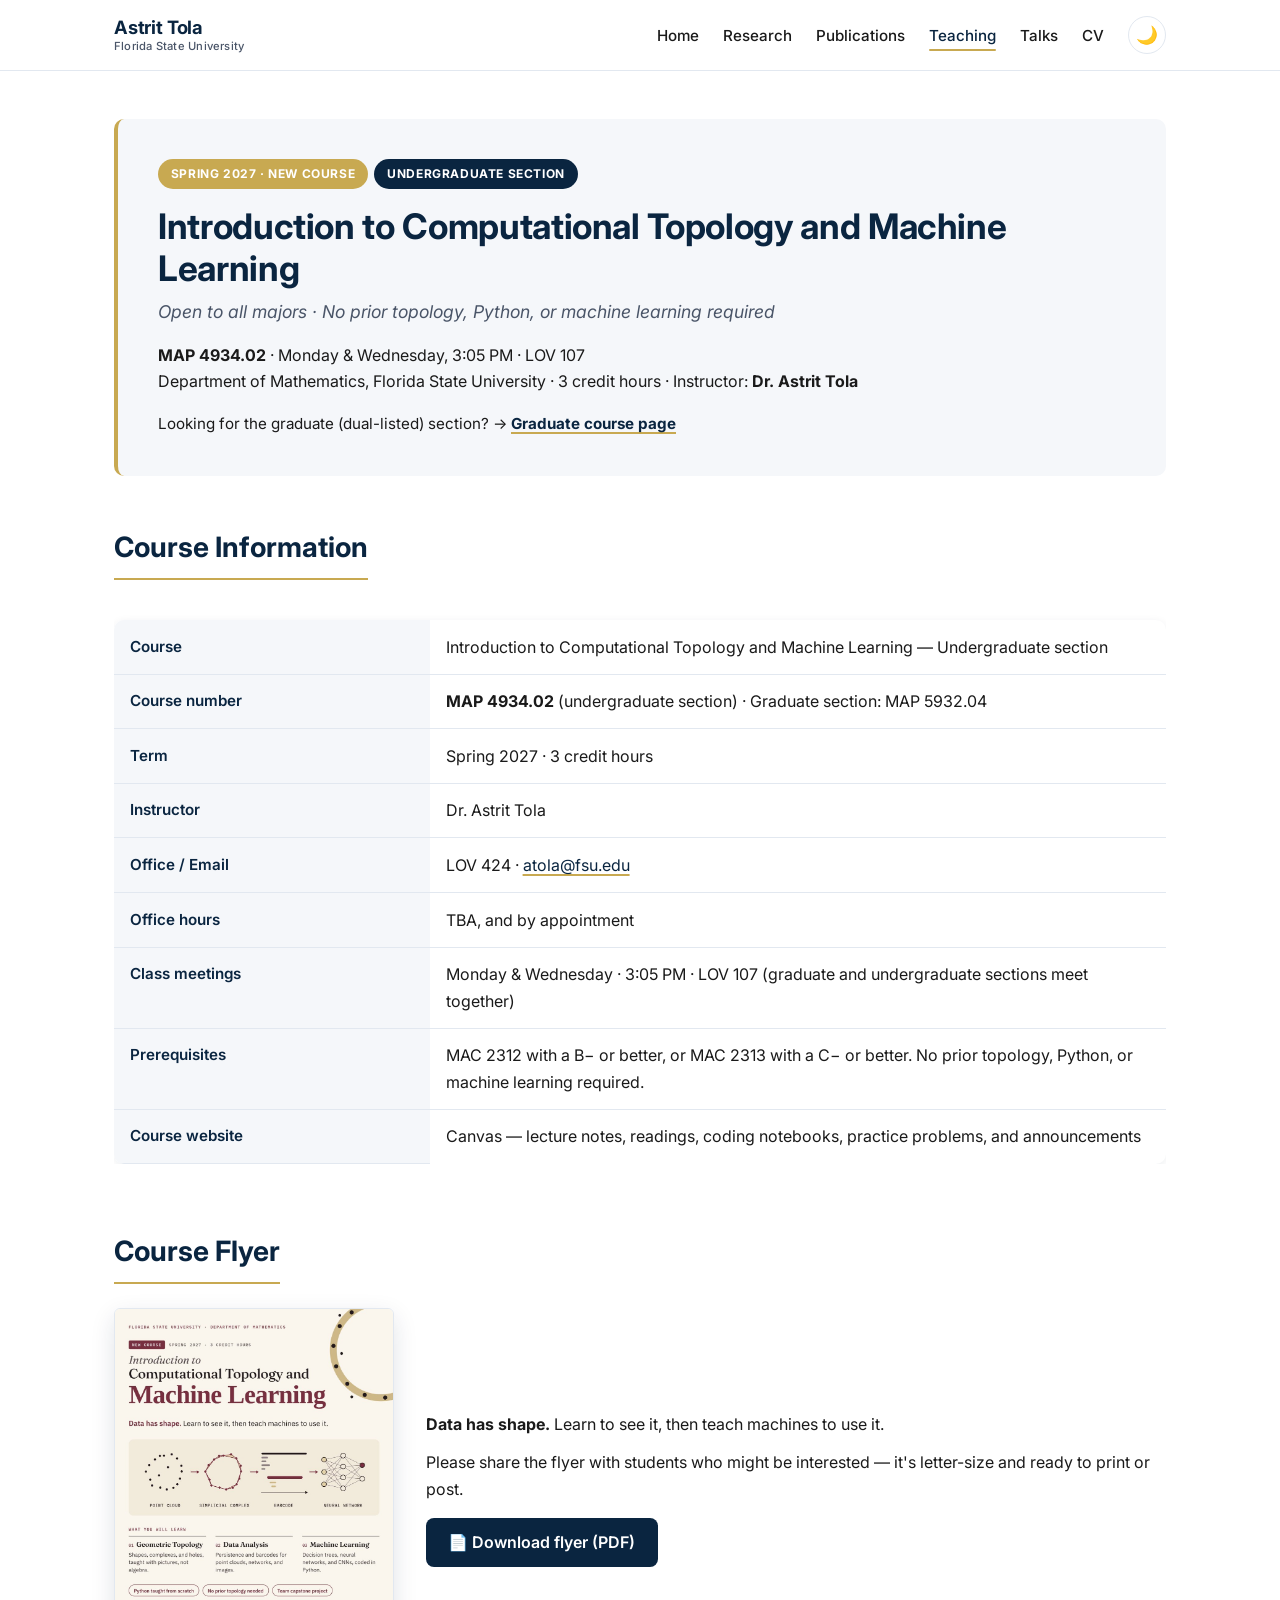
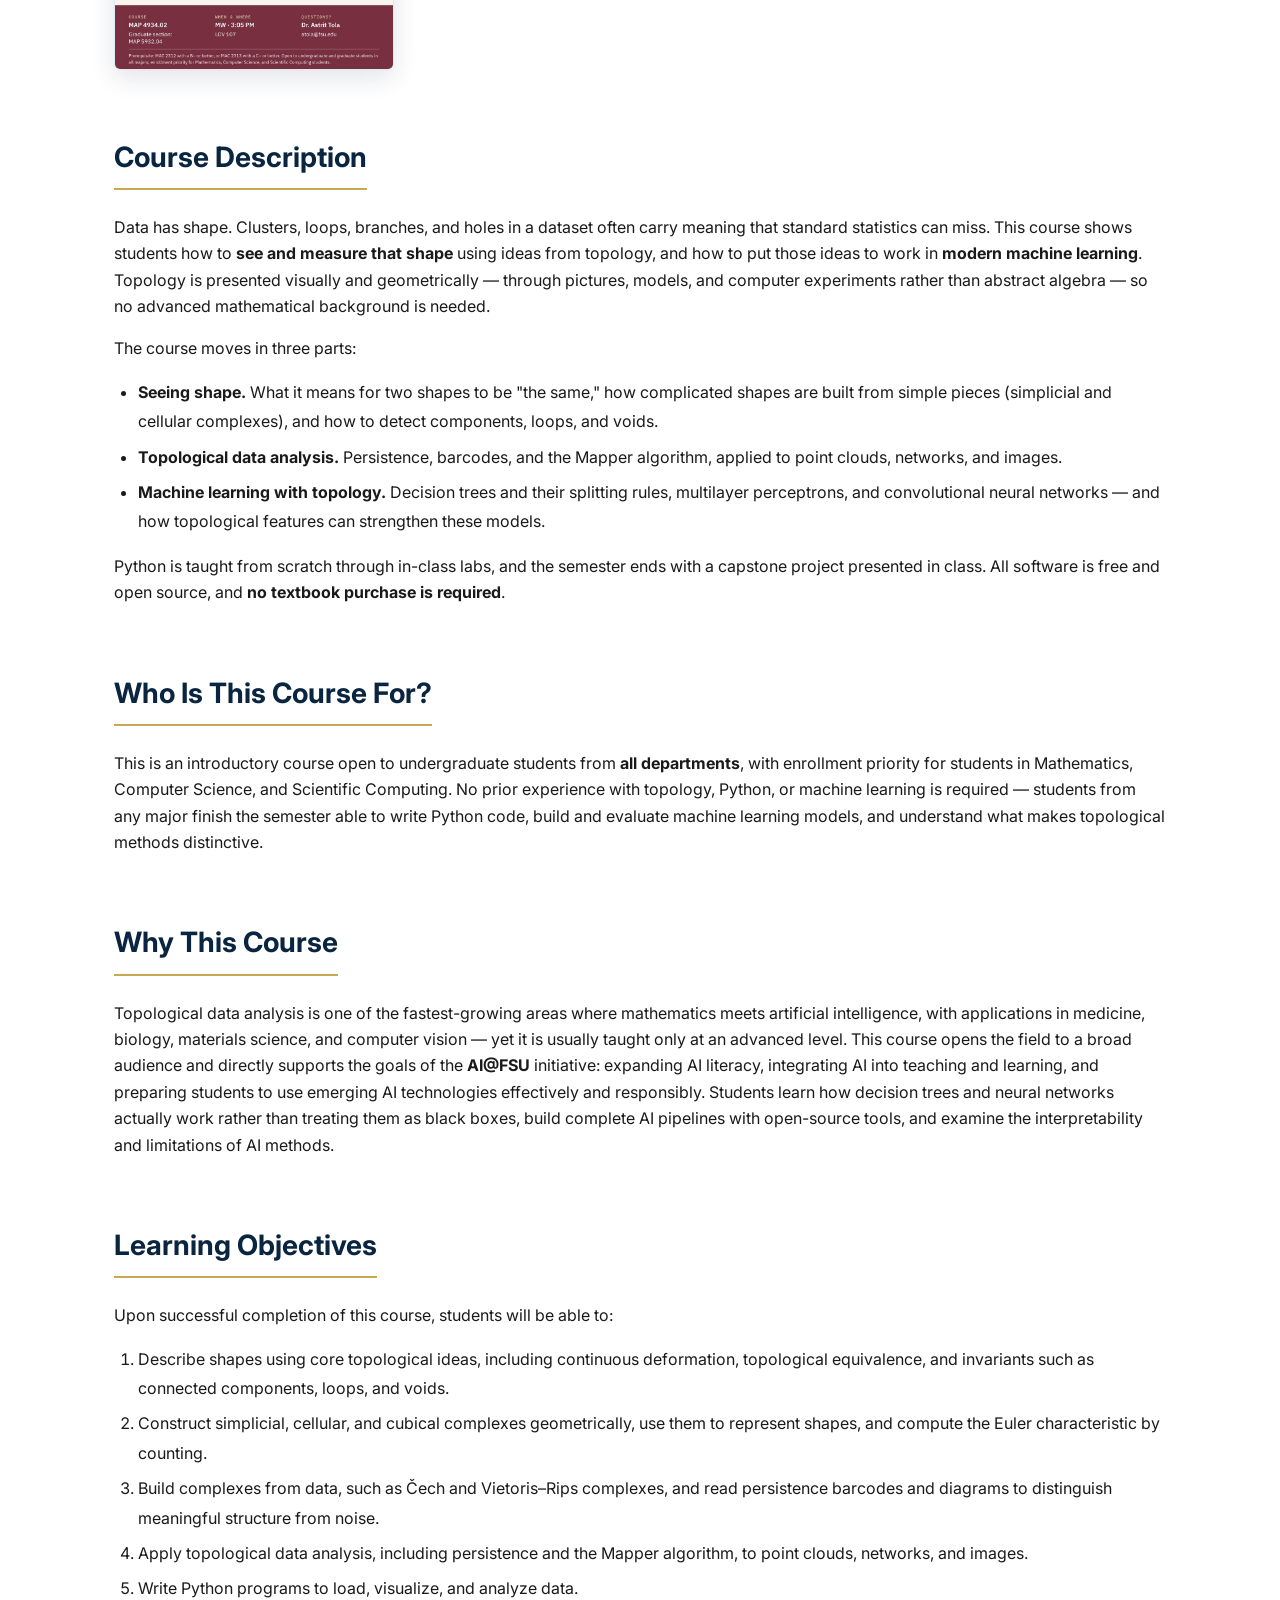
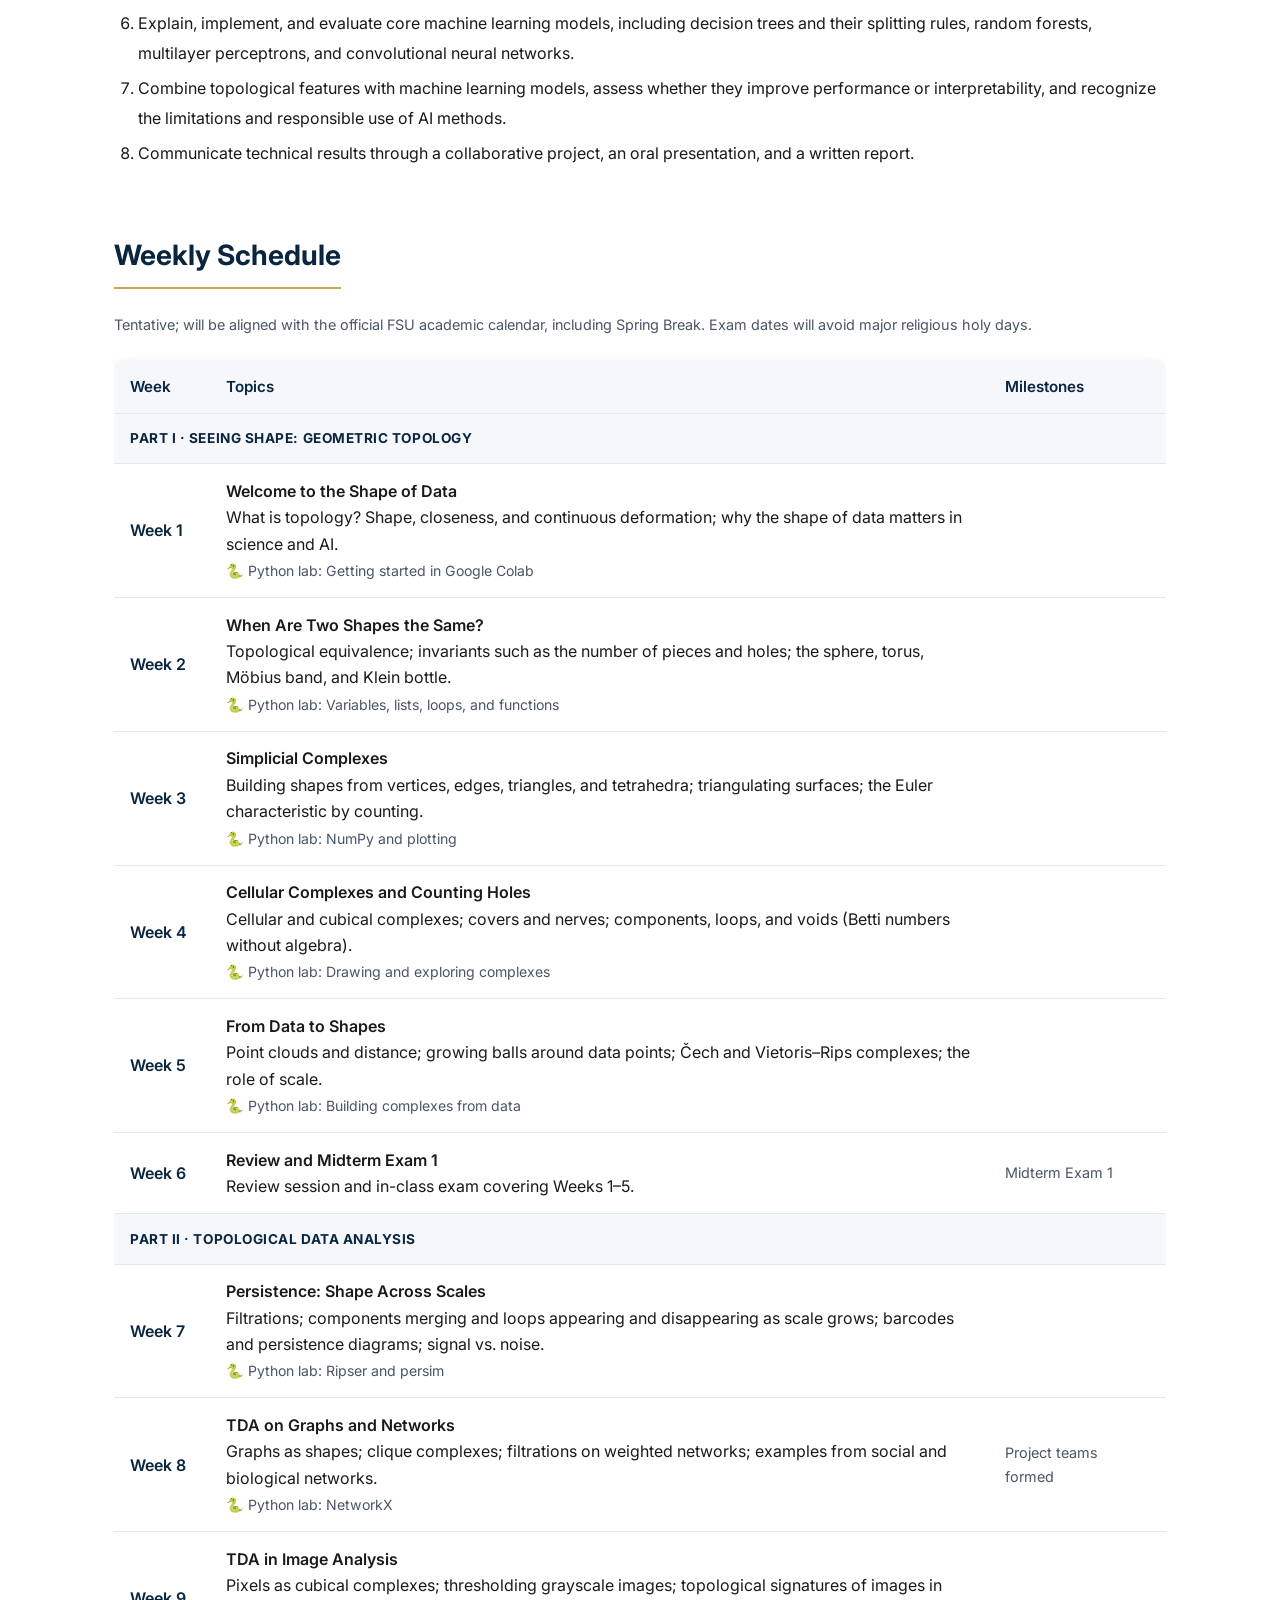
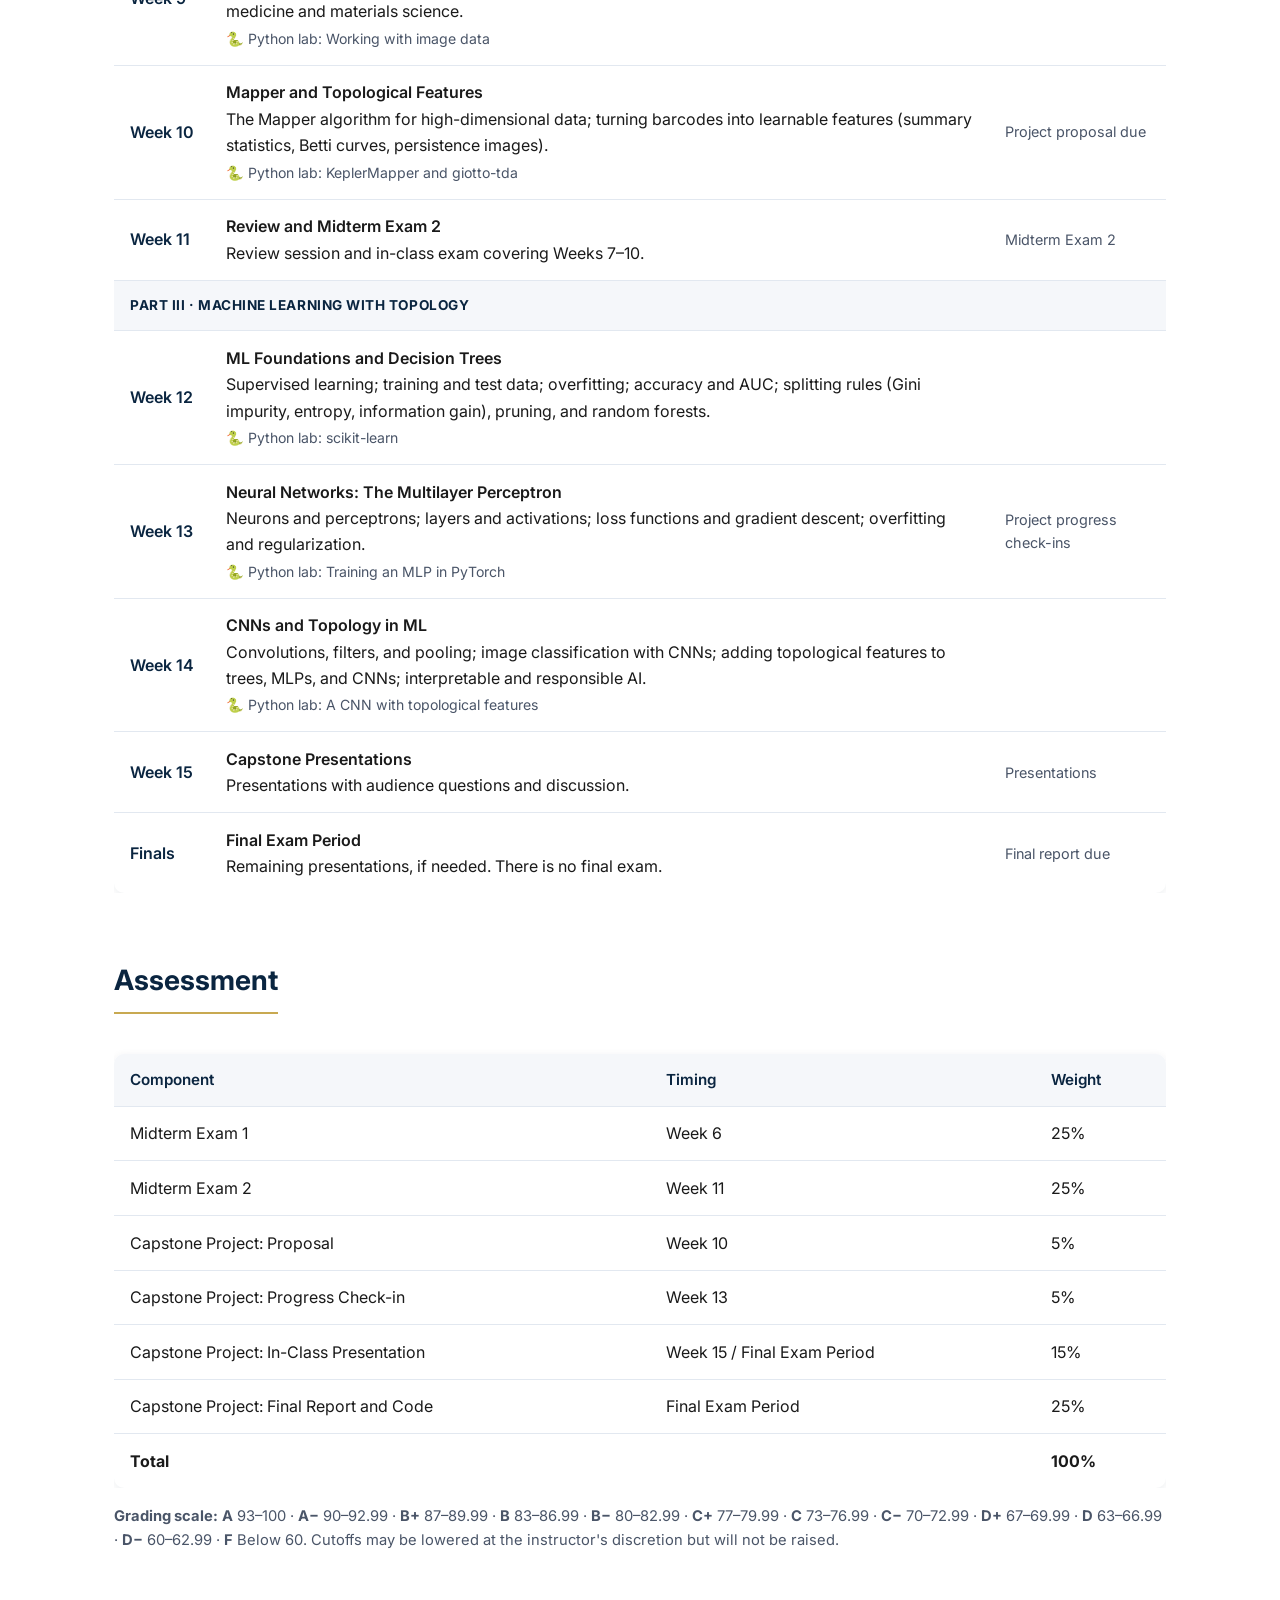
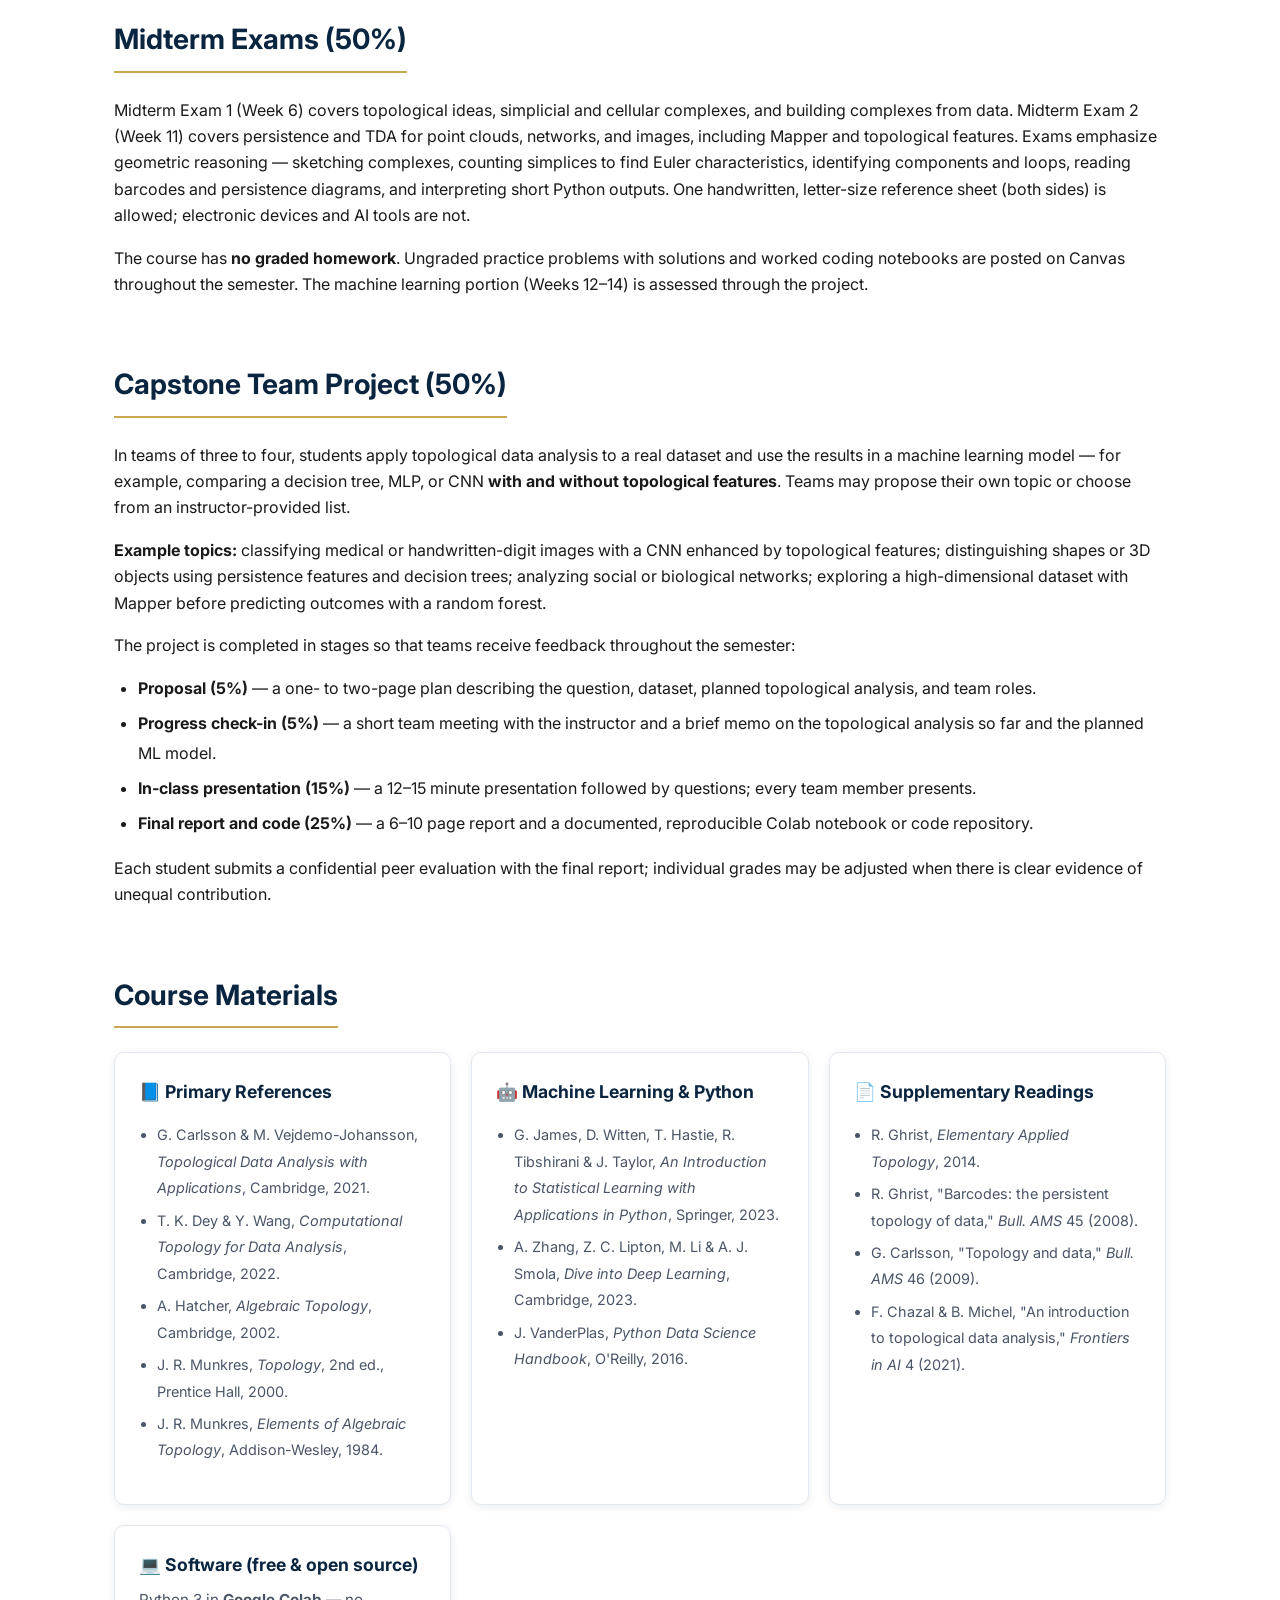
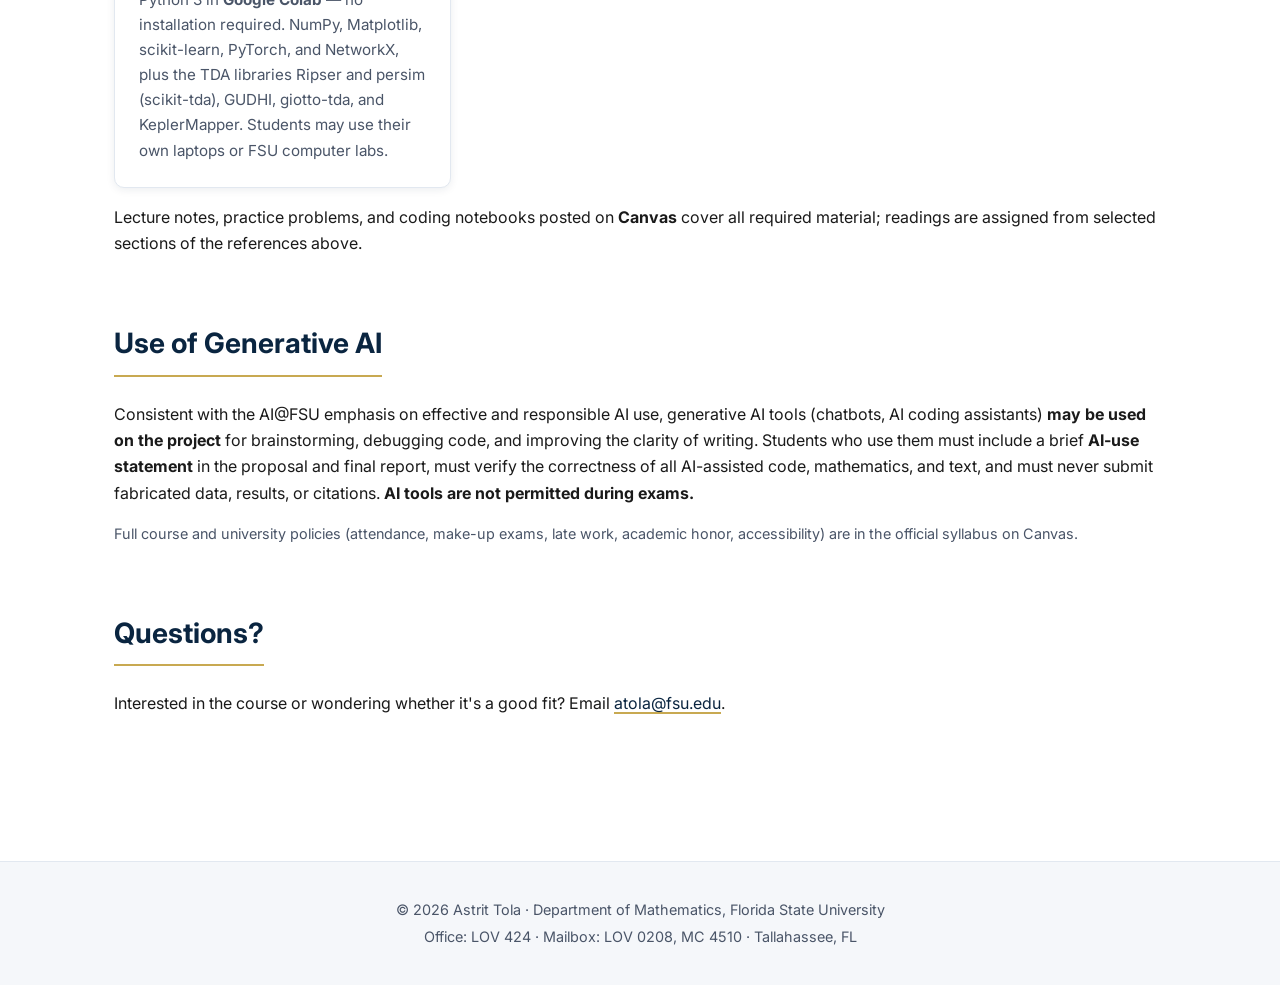
<file: ctml-undergrad.html>
<!DOCTYPE html>
<html lang="en">
<head>
<meta charset="UTF-8">
<meta name="viewport" content="width=device-width, initial-scale=1.0">
<title>Introduction to Computational Topology and Machine Learning (Undergraduate) | Astrit Tola</title>
<meta name="description" content="Introduction to Computational Topology and Machine Learning (MAP 4934.02, Undergraduate section), Spring 2027, Department of Mathematics, Florida State University. Taught by Dr. Astrit Tola. Open to all majors; no prior topology, Python, or machine learning required.">
<link rel="canonical" href="https://astrittola.github.io/ctml-undergrad.html">
<meta property="og:title" content="Introduction to Computational Topology and Machine Learning (Undergraduate)">
<meta property="og:description" content="Introduction to Computational Topology and Machine Learning (MAP 4934.02, Undergraduate section), Spring 2027, Department of Mathematics, Florida State University. Taught by Dr. Astrit Tola. Open to all majors; no prior topology, Python, or machine learning required.">
<meta property="og:url" content="https://astrittola.github.io/ctml-undergrad.html">
<meta property="og:type" content="website">
<link rel="preconnect" href="https://fonts.googleapis.com">
<link rel="preconnect" href="https://fonts.gstatic.com" crossorigin>
<link href="https://fonts.googleapis.com/css2?family=Inter:wght@400;500;600;700&amp;display=swap" rel="stylesheet">
<link rel="stylesheet" href="assets/css/style.css">
</head>
<body>

<nav class="navbar">
  <div class="nav-container">
    <a href="index.html" class="nav-brand">Astrit Tola<small>Florida State University</small></a>
    <button class="menu-toggle" id="menuToggle">☰</button>
    <ul class="nav-links" id="navLinks">
      <li><a href="index.html">Home</a></li>
      <li><a href="research.html">Research</a></li>
      <li><a href="publications.html">Publications</a></li>
      <li><a href="teaching.html" class="active">Teaching</a></li>
      <li><a href="talks.html">Talks</a></li>
      <li><a href="cv.html">CV</a></li>
      <li><button class="theme-toggle" id="themeToggle">🌙</button></li>
    </ul>
  </div>
</nav>

<main>

<section class="page-hero">
  <span class="pill">Spring 2027 · New Course</span><span class="pill navy">Undergraduate Section</span>
  <h1>Introduction to Computational Topology and Machine Learning</h1>
  <p class="lede">Open to all majors · No prior topology, Python, or machine learning required</p>
  <p><strong>MAP 4934.02</strong> · Monday &amp; Wednesday, 3:05 PM · LOV 107</p>
  <p>Department of Mathematics, Florida State University · 3 credit hours · Instructor: <strong>Dr. Astrit Tola</strong></p>
  <p class="section-switch">Looking for the graduate (dual-listed) section? → <a href="ctml-grad.html"><strong>Graduate course page</strong></a></p>
</section>

<section>
  <h2 class="section-title">Course Information</h2>
  <div class="table-wrap">
  <table class="teaching-table info-table">
    <tbody>
      <tr><th>Course</th><td>Introduction to Computational Topology and Machine Learning — Undergraduate section</td></tr>
      <tr><th>Course number</th><td><strong>MAP 4934.02</strong> (undergraduate section) · Graduate section: MAP 5932.04</td></tr>
      <tr><th>Term</th><td>Spring 2027 · 3 credit hours</td></tr>
      <tr><th>Instructor</th><td>Dr. Astrit Tola</td></tr>
      <tr><th>Office / Email</th><td>LOV 424 · <a href="mailto:atola@fsu.edu">atola@fsu.edu</a></td></tr>
      <tr><th>Office hours</th><td>TBA, and by appointment</td></tr>
      <tr><th>Class meetings</th><td>Monday &amp; Wednesday · 3:05 PM · LOV 107 (graduate and undergraduate sections meet together)</td></tr>
      <tr><th>Prerequisites</th><td>MAC 2312 with a B− or better, or MAC 2313 with a C− or better. No prior topology, Python, or machine learning required.</td></tr>
      <tr><th>Course website</th><td>Canvas — lecture notes, readings, coding notebooks, practice problems, and announcements</td></tr>
    </tbody>
  </table>
  </div>
</section>

<section>
  <h2 class="section-title">Course Flyer</h2>
  <div class="flyer-block">
    <a href="assets/courses/ctml-flyer.pdf" target="_blank" rel="noopener" class="flyer-thumb"><img src="assets/courses/ctml-flyer.jpg" alt="Course flyer: Introduction to Computational Topology and Machine Learning, Spring 2027, MAP 4934.02 and MAP 5932.04, Monday and Wednesday 3:05 PM, LOV 107" width="900" height="1165" loading="lazy"></a>
    <div>
      <p><strong>Data has shape.</strong> Learn to see it, then teach machines to use it.</p>
      <p style="margin-top:.75rem;">Please share the flyer with students who might be interested — it's letter-size and ready to print or post.</p>
      <p style="margin-top:1rem;"><a class="btn-primary" href="assets/courses/ctml-flyer.pdf" download>📄 Download flyer (PDF)</a></p>
    </div>
  </div>
</section>

<section>
  <h2 class="section-title">Course Description</h2>
  <p>Data has shape. Clusters, loops, branches, and holes in a dataset often carry meaning that standard statistics can miss. This course shows students how to <strong>see and measure that shape</strong> using ideas from topology, and how to put those ideas to work in <strong>modern machine learning</strong>. Topology is presented visually and geometrically — through pictures, models, and computer experiments rather than abstract algebra — so no advanced mathematical background is needed.</p>
  <p style="margin-top:1rem;">The course moves in three parts:</p>
  <ul class="prose-list">
    <li><strong>Seeing shape.</strong> What it means for two shapes to be "the same," how complicated shapes are built from simple pieces (simplicial and cellular complexes), and how to detect components, loops, and voids.</li>
    <li><strong>Topological data analysis.</strong> Persistence, barcodes, and the Mapper algorithm, applied to point clouds, networks, and images.</li>
    <li><strong>Machine learning with topology.</strong> Decision trees and their splitting rules, multilayer perceptrons, and convolutional neural networks — and how topological features can strengthen these models.</li>
  </ul>
  <p>Python is taught from scratch through in-class labs, and the semester ends with a capstone project presented in class. All software is free and open source, and <strong>no textbook purchase is required</strong>.</p>
</section>

<section>
  <h2 class="section-title">Who Is This Course For?</h2>
  <p>This is an introductory course open to undergraduate students from <strong>all departments</strong>, with enrollment priority for students in Mathematics, Computer Science, and Scientific Computing. No prior experience with topology, Python, or machine learning is required — students from any major finish the semester able to write Python code, build and evaluate machine learning models, and understand what makes topological methods distinctive.</p>
</section>

<section>
  <h2 class="section-title">Why This Course</h2>
  <p>Topological data analysis is one of the fastest-growing areas where mathematics meets artificial intelligence, with applications in medicine, biology, materials science, and computer vision — yet it is usually taught only at an advanced level. This course opens the field to a broad audience and directly supports the goals of the <strong>AI@FSU</strong> initiative: expanding AI literacy, integrating AI into teaching and learning, and preparing students to use emerging AI technologies effectively and responsibly. Students learn how decision trees and neural networks actually work rather than treating them as black boxes, build complete AI pipelines with open-source tools, and examine the interpretability and limitations of AI methods.</p>
</section>

<section>
  <h2 class="section-title">Learning Objectives</h2>
  <p>Upon successful completion of this course, students will be able to:</p>
  <ol class="prose-list">
    <li>Describe shapes using core topological ideas, including continuous deformation, topological equivalence, and invariants such as connected components, loops, and voids.</li>
    <li>Construct simplicial, cellular, and cubical complexes geometrically, use them to represent shapes, and compute the Euler characteristic by counting.</li>
    <li>Build complexes from data, such as Čech and Vietoris–Rips complexes, and read persistence barcodes and diagrams to distinguish meaningful structure from noise.</li>
    <li>Apply topological data analysis, including persistence and the Mapper algorithm, to point clouds, networks, and images.</li>
    <li>Write Python programs to load, visualize, and analyze data.</li>
    <li>Explain, implement, and evaluate core machine learning models, including decision trees and their splitting rules, random forests, multilayer perceptrons, and convolutional neural networks.</li>
    <li>Combine topological features with machine learning models, assess whether they improve performance or interpretability, and recognize the limitations and responsible use of AI methods.</li>
    <li>Communicate technical results through a collaborative project, an oral presentation, and a written report.</li>
  </ol>
</section>

<section>
  <h2 class="section-title">Weekly Schedule</h2>
  <p class="note">Tentative; will be aligned with the official FSU academic calendar, including Spring Break. Exam dates will avoid major religious holy days.</p>
  <div class="table-wrap">
  <table class="teaching-table schedule-table">
    <thead><tr><th>Week</th><th>Topics</th><th>Milestones</th></tr></thead>
    <tbody>
      <tr class="part-row"><td colspan="3">Part I · Seeing Shape: Geometric Topology</td></tr>
      <tr><td>Week 1</td><td><span class="topic">Welcome to the Shape of Data</span>What is topology? Shape, closeness, and continuous deformation; why the shape of data matters in science and AI.<br><span class="lab">🐍 Python lab: Getting started in Google Colab</span></td><td></td></tr>
      <tr><td>Week 2</td><td><span class="topic">When Are Two Shapes the Same?</span>Topological equivalence; invariants such as the number of pieces and holes; the sphere, torus, Möbius band, and Klein bottle.<br><span class="lab">🐍 Python lab: Variables, lists, loops, and functions</span></td><td></td></tr>
      <tr><td>Week 3</td><td><span class="topic">Simplicial Complexes</span>Building shapes from vertices, edges, triangles, and tetrahedra; triangulating surfaces; the Euler characteristic by counting.<br><span class="lab">🐍 Python lab: NumPy and plotting</span></td><td></td></tr>
      <tr><td>Week 4</td><td><span class="topic">Cellular Complexes and Counting Holes</span>Cellular and cubical complexes; covers and nerves; components, loops, and voids (Betti numbers without algebra).<br><span class="lab">🐍 Python lab: Drawing and exploring complexes</span></td><td></td></tr>
      <tr><td>Week 5</td><td><span class="topic">From Data to Shapes</span>Point clouds and distance; growing balls around data points; Čech and Vietoris–Rips complexes; the role of scale.<br><span class="lab">🐍 Python lab: Building complexes from data</span></td><td></td></tr>
      <tr><td>Week 6</td><td><span class="topic">Review and Midterm Exam 1</span>Review session and in-class exam covering Weeks 1–5.</td><td>Midterm Exam 1</td></tr>
      <tr class="part-row"><td colspan="3">Part II · Topological Data Analysis</td></tr>
      <tr><td>Week 7</td><td><span class="topic">Persistence: Shape Across Scales</span>Filtrations; components merging and loops appearing and disappearing as scale grows; barcodes and persistence diagrams; signal vs. noise.<br><span class="lab">🐍 Python lab: Ripser and persim</span></td><td></td></tr>
      <tr><td>Week 8</td><td><span class="topic">TDA on Graphs and Networks</span>Graphs as shapes; clique complexes; filtrations on weighted networks; examples from social and biological networks.<br><span class="lab">🐍 Python lab: NetworkX</span></td><td>Project teams formed</td></tr>
      <tr><td>Week 9</td><td><span class="topic">TDA in Image Analysis</span>Pixels as cubical complexes; thresholding grayscale images; topological signatures of images in medicine and materials science.<br><span class="lab">🐍 Python lab: Working with image data</span></td><td></td></tr>
      <tr><td>Week 10</td><td><span class="topic">Mapper and Topological Features</span>The Mapper algorithm for high-dimensional data; turning barcodes into learnable features (summary statistics, Betti curves, persistence images).<br><span class="lab">🐍 Python lab: KeplerMapper and giotto-tda</span></td><td>Project proposal due</td></tr>
      <tr><td>Week 11</td><td><span class="topic">Review and Midterm Exam 2</span>Review session and in-class exam covering Weeks 7–10.</td><td>Midterm Exam 2</td></tr>
      <tr class="part-row"><td colspan="3">Part III · Machine Learning with Topology</td></tr>
      <tr><td>Week 12</td><td><span class="topic">ML Foundations and Decision Trees</span>Supervised learning; training and test data; overfitting; accuracy and AUC; splitting rules (Gini impurity, entropy, information gain), pruning, and random forests.<br><span class="lab">🐍 Python lab: scikit-learn</span></td><td></td></tr>
      <tr><td>Week 13</td><td><span class="topic">Neural Networks: The Multilayer Perceptron</span>Neurons and perceptrons; layers and activations; loss functions and gradient descent; overfitting and regularization.<br><span class="lab">🐍 Python lab: Training an MLP in PyTorch</span></td><td>Project progress check-ins</td></tr>
      <tr><td>Week 14</td><td><span class="topic">CNNs and Topology in ML</span>Convolutions, filters, and pooling; image classification with CNNs; adding topological features to trees, MLPs, and CNNs; interpretable and responsible AI.<br><span class="lab">🐍 Python lab: A CNN with topological features</span></td><td></td></tr>
      <tr><td>Week 15</td><td><span class="topic">Capstone Presentations</span>Presentations with audience questions and discussion.</td><td>Presentations</td></tr>
      <tr><td>Finals</td><td><span class="topic">Final Exam Period</span>Remaining presentations, if needed. There is no final exam.</td><td>Final report due</td></tr>
    </tbody>
  </table>
  </div>
</section>

<section>
  <h2 class="section-title">Assessment</h2>
  <div class="table-wrap">
  <table class="teaching-table">
    <thead><tr><th>Component</th><th>Timing</th><th>Weight</th></tr></thead>
    <tbody>
      <tr><td>Midterm Exam 1</td><td>Week 6</td><td>25%</td></tr>
      <tr><td>Midterm Exam 2</td><td>Week 11</td><td>25%</td></tr>
      <tr><td>Capstone Project: Proposal</td><td>Week 10</td><td>5%</td></tr>
      <tr><td>Capstone Project: Progress Check-in</td><td>Week 13</td><td>5%</td></tr>
      <tr><td>Capstone Project: In-Class Presentation</td><td>Week 15 / Final Exam Period</td><td>15%</td></tr>
      <tr><td>Capstone Project: Final Report and Code</td><td>Final Exam Period</td><td>25%</td></tr>
      <tr><td><strong>Total</strong></td><td></td><td><strong>100%</strong></td></tr>
    </tbody>
  </table>
  </div>
  <p style="margin-top:1rem;font-size:.92rem;color:var(--text-soft);"><strong>Grading scale:</strong> <strong>A</strong> 93–100 · <strong>A−</strong> 90–92.99 · <strong>B+</strong> 87–89.99 · <strong>B</strong> 83–86.99 · <strong>B−</strong> 80–82.99 · <strong>C+</strong> 77–79.99 · <strong>C</strong> 73–76.99 · <strong>C−</strong> 70–72.99 · <strong>D+</strong> 67–69.99 · <strong>D</strong> 63–66.99 · <strong>D−</strong> 60–62.99 · <strong>F</strong> Below 60. Cutoffs may be lowered at the instructor's discretion but will not be raised.</p>
</section>

<section>
  <h2 class="section-title">Midterm Exams (50%)</h2>
  <p>Midterm Exam 1 (Week 6) covers topological ideas, simplicial and cellular complexes, and building complexes from data. Midterm Exam 2 (Week 11) covers persistence and TDA for point clouds, networks, and images, including Mapper and topological features. Exams emphasize geometric reasoning — sketching complexes, counting simplices to find Euler characteristics, identifying components and loops, reading barcodes and persistence diagrams, and interpreting short Python outputs. One handwritten, letter-size reference sheet (both sides) is allowed; electronic devices and AI tools are not.</p>
  <p style="margin-top:1rem;">The course has <strong>no graded homework</strong>. Ungraded practice problems with solutions and worked coding notebooks are posted on Canvas throughout the semester. The machine learning portion (Weeks 12–14) is assessed through the project.</p>
</section>

<section>
  <h2 class="section-title">Capstone Team Project (50%)</h2>
  <p>In teams of three to four, students apply topological data analysis to a real dataset and use the results in a machine learning model — for example, comparing a decision tree, MLP, or CNN <strong>with and without topological features</strong>. Teams may propose their own topic or choose from an instructor-provided list.</p>
  <p style="margin-top:1rem;"><strong>Example topics:</strong> classifying medical or handwritten-digit images with a CNN enhanced by topological features; distinguishing shapes or 3D objects using persistence features and decision trees; analyzing social or biological networks; exploring a high-dimensional dataset with Mapper before predicting outcomes with a random forest.</p>
  <p style="margin-top:1rem;">The project is completed in stages so that teams receive feedback throughout the semester:</p>
  <ul class="prose-list">
    <li><strong>Proposal (5%)</strong> — a one- to two-page plan describing the question, dataset, planned topological analysis, and team roles.</li>
    <li><strong>Progress check-in (5%)</strong> — a short team meeting with the instructor and a brief memo on the topological analysis so far and the planned ML model.</li>
    <li><strong>In-class presentation (15%)</strong> — a 12–15 minute presentation followed by questions; every team member presents.</li>
    <li><strong>Final report and code (25%)</strong> — a 6–10 page report and a documented, reproducible Colab notebook or code repository.</li>
  </ul>
  <p>Each student submits a confidential peer evaluation with the final report; individual grades may be adjusted when there is clear evidence of unequal contribution.</p>
</section>

<section>
  <h2 class="section-title">Course Materials</h2>
  <div class="card-grid">
    <div class="card">
      <h3>📘 Primary References</h3>
      <ul class="prose-list" style="font-size:.9rem;color:var(--text-soft);margin-left:1.1rem;">
        <li>G. Carlsson &amp; M. Vejdemo-Johansson, <em>Topological Data Analysis with Applications</em>, Cambridge, 2021.</li>
        <li>T. K. Dey &amp; Y. Wang, <em>Computational Topology for Data Analysis</em>, Cambridge, 2022.</li>
        <li>A. Hatcher, <em>Algebraic Topology</em>, Cambridge, 2002.</li>
        <li>J. R. Munkres, <em>Topology</em>, 2nd ed., Prentice Hall, 2000.</li>
        <li>J. R. Munkres, <em>Elements of Algebraic Topology</em>, Addison-Wesley, 1984.</li>
      </ul>
    </div>
    <div class="card">
      <h3>🤖 Machine Learning &amp; Python</h3>
      <ul class="prose-list" style="font-size:.9rem;color:var(--text-soft);margin-left:1.1rem;">
        <li>G. James, D. Witten, T. Hastie, R. Tibshirani &amp; J. Taylor, <em>An Introduction to Statistical Learning with Applications in Python</em>, Springer, 2023.</li>
        <li>A. Zhang, Z. C. Lipton, M. Li &amp; A. J. Smola, <em>Dive into Deep Learning</em>, Cambridge, 2023.</li>
        <li>J. VanderPlas, <em>Python Data Science Handbook</em>, O'Reilly, 2016.</li>
      </ul>
    </div>
    <div class="card">
      <h3>📄 Supplementary Readings</h3>
      <ul class="prose-list" style="font-size:.9rem;color:var(--text-soft);margin-left:1.1rem;">
        <li>R. Ghrist, <em>Elementary Applied Topology</em>, 2014.</li>
        <li>R. Ghrist, "Barcodes: the persistent topology of data," <em>Bull. AMS</em> 45 (2008).</li>
        <li>G. Carlsson, "Topology and data," <em>Bull. AMS</em> 46 (2009).</li>
        <li>F. Chazal &amp; B. Michel, "An introduction to topological data analysis," <em>Frontiers in AI</em> 4 (2021).</li>
      </ul>
    </div>
    <div class="card">
      <h3>💻 Software (free &amp; open source)</h3>
      <p>Python 3 in <strong>Google Colab</strong> — no installation required. NumPy, Matplotlib, scikit-learn, PyTorch, and NetworkX, plus the TDA libraries Ripser and persim (scikit-tda), GUDHI, giotto-tda, and KeplerMapper. Students may use their own laptops or FSU computer labs.</p>
    </div>
  </div>
  <p style="margin-top:1rem;">Lecture notes, practice problems, and coding notebooks posted on <strong>Canvas</strong> cover all required material; readings are assigned from selected sections of the references above.</p>
</section>

<section>
  <h2 class="section-title">Use of Generative AI</h2>
  <p>Consistent with the AI@FSU emphasis on effective and responsible AI use, generative AI tools (chatbots, AI coding assistants) <strong>may be used on the project</strong> for brainstorming, debugging code, and improving the clarity of writing. Students who use them must include a brief <strong>AI-use statement</strong> in the proposal and final report, must verify the correctness of all AI-assisted code, mathematics, and text, and must never submit fabricated data, results, or citations. <strong>AI tools are not permitted during exams.</strong></p>
  <p style="margin-top:1rem;" class="note">Full course and university policies (attendance, make-up exams, late work, academic honor, accessibility) are in the official syllabus on Canvas.</p>
</section>

<section>
  <h2 class="section-title">Questions?</h2>
  <p>Interested in the course or wondering whether it's a good fit? Email <a href="mailto:atola@fsu.edu?subject=Computational%20Topology%20and%20ML%20course%20(Undergraduate)">atola@fsu.edu</a>.</p>
</section>

</main>

<footer>
  <p>© 2026 Astrit Tola · Department of Mathematics, Florida State University</p>
  <p>Office: LOV 424 · Mailbox: LOV 0208, MC 4510 · Tallahassee, FL</p>
</footer>

<script src="assets/js/main.js"></script>
</body>
</html>
</file>
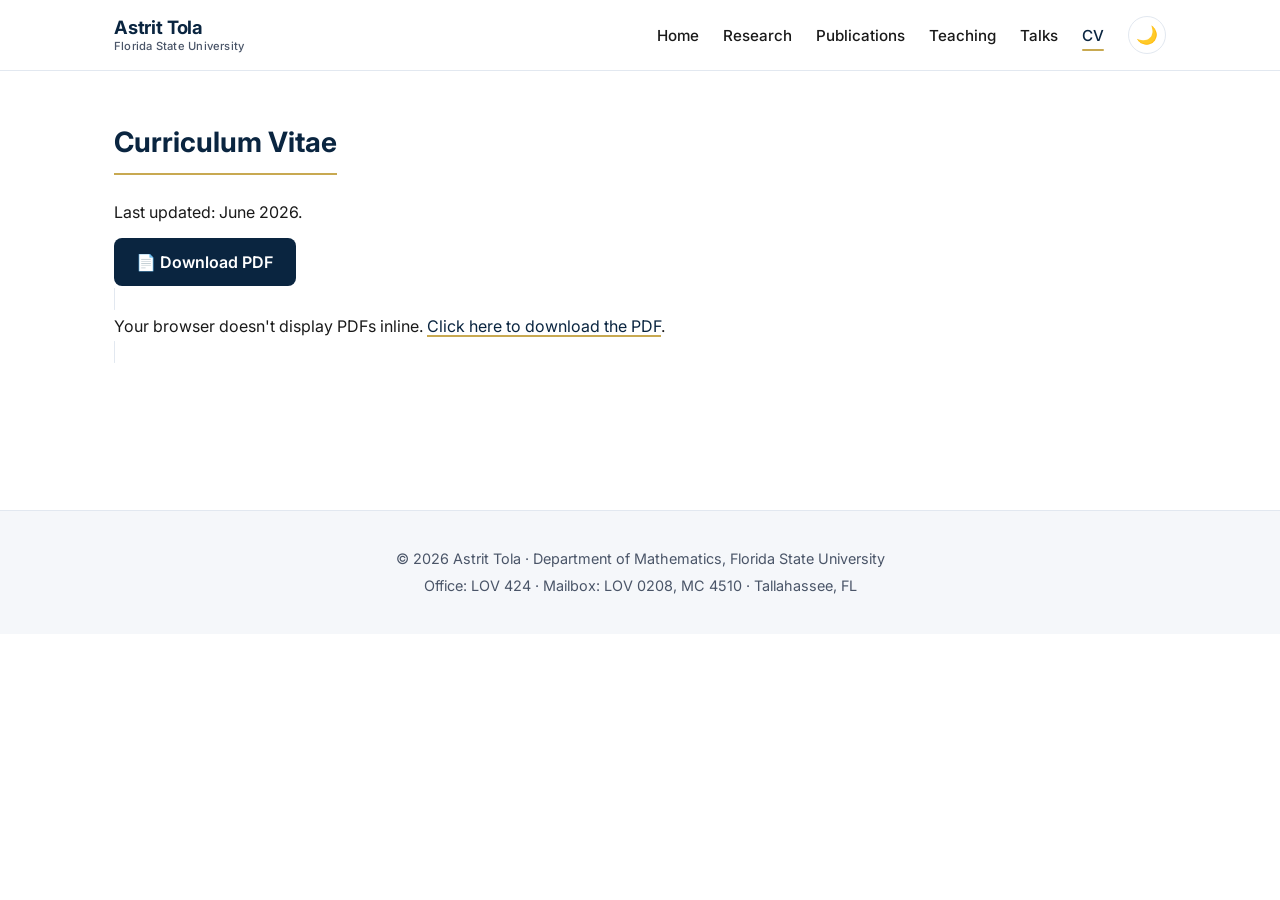
<file: cv.html>
<!DOCTYPE html>
<html lang="en">
<head>
<meta charset="UTF-8">
<meta name="viewport" content="width=device-width, initial-scale=1.0">
<title>CV | Astrit Tola</title>
<link rel="preconnect" href="https://fonts.googleapis.com">
<link rel="preconnect" href="https://fonts.gstatic.com" crossorigin>
<link href="https://fonts.googleapis.com/css2?family=Inter:wght@400;500;600;700&amp;display=swap" rel="stylesheet">
<link rel="stylesheet" href="assets/css/style.css">
</head>
<body>

<nav class="navbar">
  <div class="nav-container">
    <a href="index.html" class="nav-brand">Astrit Tola<small>Florida State University</small></a>
    <button class="menu-toggle" id="menuToggle">☰</button>
    <ul class="nav-links" id="navLinks">
      <li><a href="index.html">Home</a></li>
      <li><a href="research.html">Research</a></li>
      <li><a href="publications.html">Publications</a></li>
      <li><a href="teaching.html">Teaching</a></li>
      <li><a href="talks.html">Talks</a></li>
      <li><a href="cv.html" class="active">CV</a></li>
      <li><button class="theme-toggle" id="themeToggle">🌙</button></li>
    </ul>
  </div>
</nav>

<main>

<section>
  <h2 class="section-title">Curriculum Vitae</h2>
  <p>Last updated: June 2026.</p>
  <p style="margin-top:0.75rem;">
    <a class="btn-primary" href="assets/cv/atola_cv.pdf" download>📄 Download PDF</a>
  </p>
  <object data="assets/cv/atola_cv.pdf" type="application/pdf" class="cv-embed">
    <p>Your browser doesn't display PDFs inline. <a href="assets/cv/atola_cv.pdf">Click here to download the PDF</a>.</p>
  </object>
</section>

</main>

<footer>
  <p>© 2026 Astrit Tola · Department of Mathematics, Florida State University</p>
  <p>Office: LOV 424 · Mailbox: LOV 0208, MC 4510 · Tallahassee, FL</p>
</footer>

<script src="assets/js/main.js"></script>
</body>
</html>
</file>
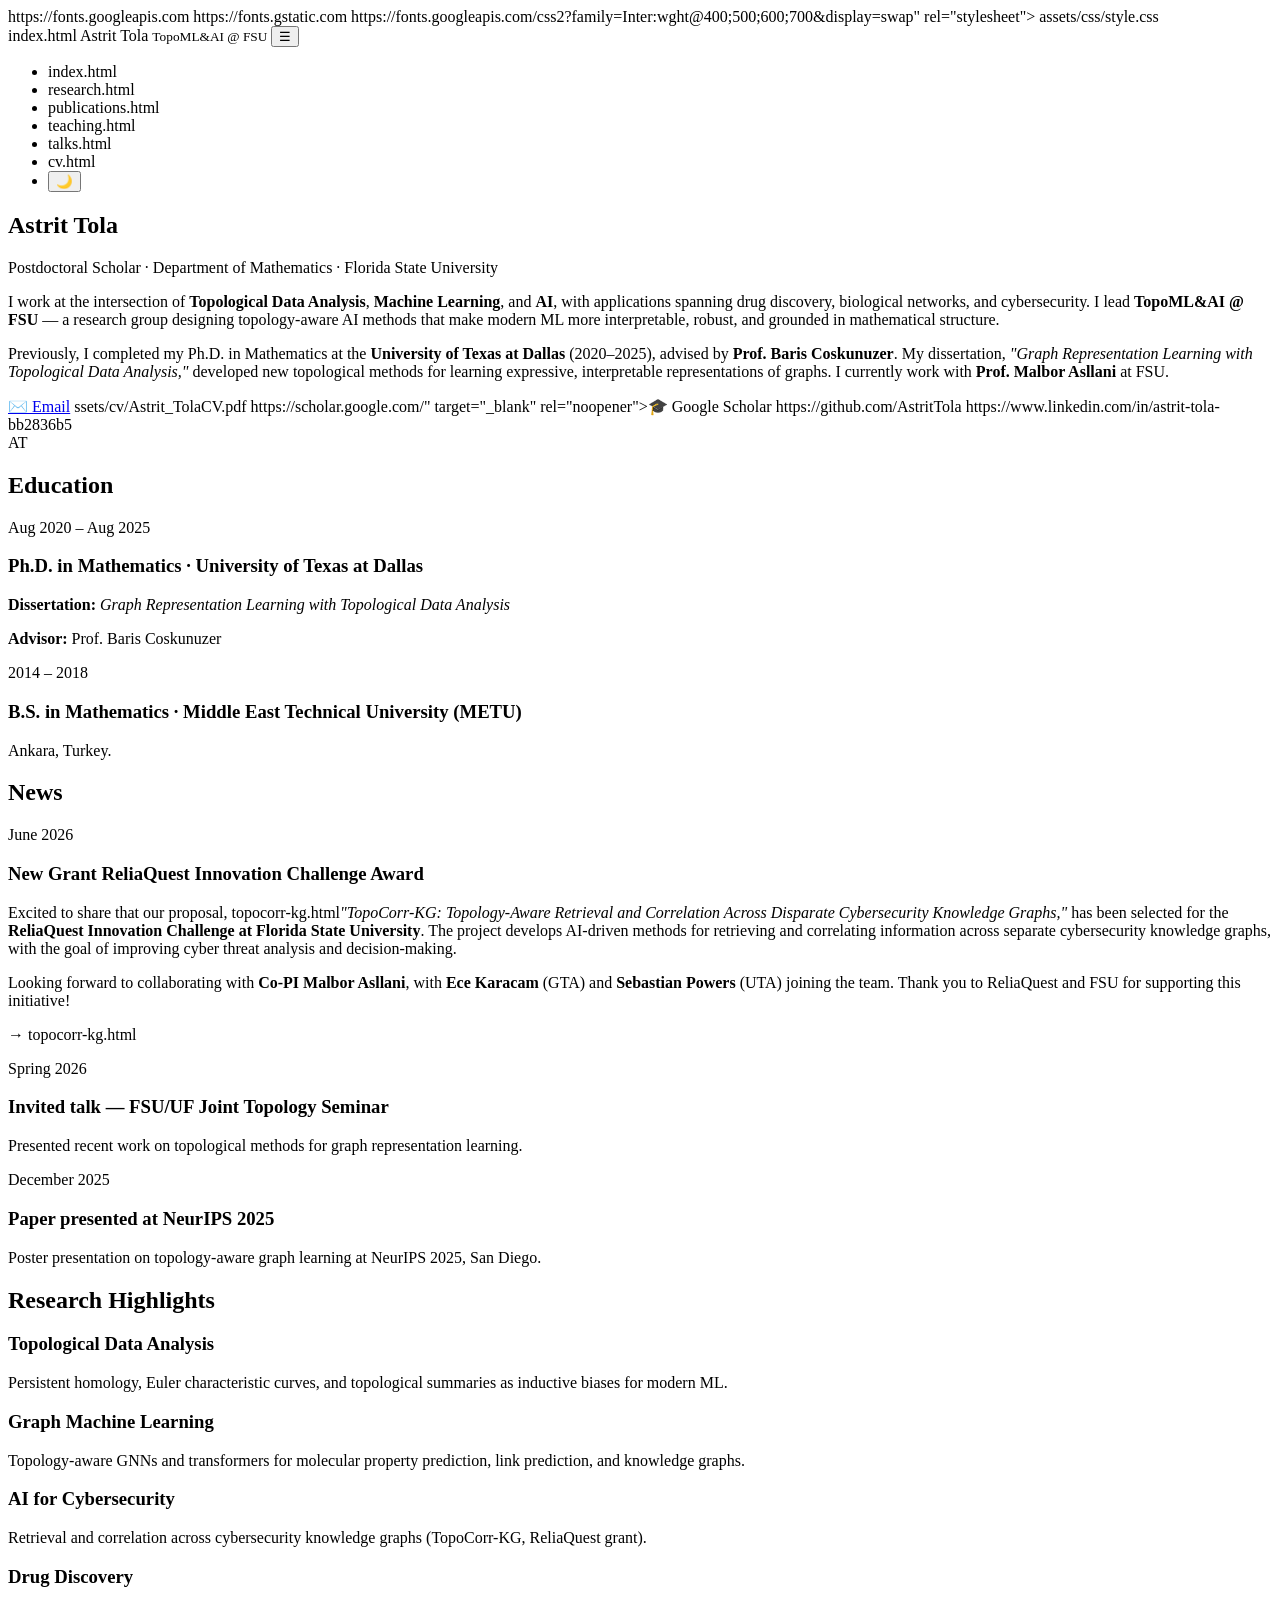
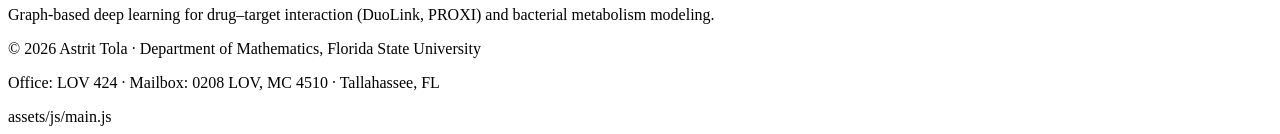
<file: index1.html>
<!DOCTYPE html>
<html lang="en">
<head>
  <meta charset="UTF-8">
  <meta name="viewport" content="width=device-width, initial-scale=1.0">
  <title>Astrit Tola | TopoML&amp;AI @ FSU</title>
  <meta name="description" content="Astrit Tola — Postdoctoral Scholar at Florida State University. Research at the intersection of Topological Data Analysis, Machine Learning, and AI.">

  <meta property="og:title" content="Astrit Tola — TopoML&AI @ FSU">
  <meta property="og:description" content="Research at the intersection of Topological Data Analysis, Machine Learning, and AI.">
  <meta property="og:type" content="website">

  https://fonts.googleapis.com
  https://fonts.gstatic.com
  https://fonts.googleapis.com/css2?family=Inter:wght@400;500;600;700&display=swap" rel="stylesheet">

  assets/css/style.css
</head>
<body>
  <nav class="navbar">
    <div class="nav-container">
      index.html
        Astrit Tola
        <small>TopoML&amp;AI @ FSU</small>
      </a>
      <button class="menu-toggle" id="menuToggle" aria-label="Menu">☰</button>
      <ul class="nav-links" id="navLinks">
        <li>index.html</li>
        <li>research.html</li>
        <li>publications.html</li>
        <li>teaching.html</li>
        <li>talks.html</li>
        <li>cv.html</li>
        <li><button class="theme-toggle" id="themeToggle" aria-label="Toggle theme">🌙</button></li>
      </ul>
    </div>
  </nav>

  <main>
    <!-- ===== Hero ===== -->
    <section class="hero">
      <div>
        <h1>Astrit Tola</h1>
        <p class="subtitle">Postdoctoral Scholar · Department of Mathematics · Florida State University</p>
        <p>I work at the intersection of <strong>Topological Data Analysis</strong>, <strong>Machine Learning</strong>, and <strong>AI</strong>, with applications spanning drug discovery, biological networks, and cybersecurity. I lead <strong>TopoML&amp;AI @ FSU</strong> — a research group designing topology-aware AI methods that make modern ML more interpretable, robust, and grounded in mathematical structure.</p>
        <p>Previously, I completed my Ph.D. in Mathematics at the <strong>University of Texas at Dallas</strong> (2020–2025), advised by <strong>Prof. Baris Coskunuzer</strong>. My dissertation, <em>"Graph Representation Learning with Topological Data Analysis,"</em> developed new topological methods for learning expressive, interpretable representations of graphs. I currently work with <strong>Prof. Malbor Asllani</strong> at FSU.</p>
        <div class="social-links">
          <a href="mailto:atola@fsu.edu">✉️ Email</a>
          ssets/cv/Astrit_TolaCV.pdf
          https://scholar.google.com/" target="_blank" rel="noopener">🎓 Google Scholar</a>
          https://github.com/AstritTola
          https://www.linkedin.com/in/astrit-tola-bb2836b5
        </div>
      </div>
      <div class="profile-img" aria-label="Astrit Tola">
        <!-- Replace with: <img src="assets/img/profile.jpg" alt="Astrit Tola" class="profile-img"> -->
        AT
      </div>
    </section>

    <!-- ===== Education ===== -->
    <section>
      <h2 class="section-title">Education</h2>

      <div class="news-item" style="border-left-color: var(--primary);">
        <span class="news-date">Aug 2020 – Aug 2025</span>
        <h3>Ph.D. in Mathematics · University of Texas at Dallas</h3>
        <p><strong>Dissertation:</strong> <em>Graph Representation Learning with Topological Data Analysis</em></p>
        <p><strong>Advisor:</strong> Prof. Baris Coskunuzer</p>
      </div>

      <div class="news-item" style="border-left-color: var(--primary);">
        <span class="news-date">2014 – 2018</span>
        <h3>B.S. in Mathematics · Middle East Technical University (METU)</h3>
        <p>Ankara, Turkey.</p>
      </div>
    </section>

    <!-- ===== News ===== -->
    <section>
      <h2 class="section-title">News</h2>

      <div class="news-item">
        <span class="news-date">June 2026</span>
        <h3><span class="news-badge">New Grant</span> ReliaQuest Innovation Challenge Award</h3>
        <p>Excited to share that our proposal,
           topocorr-kg.html<em>"TopoCorr-KG: Topology-Aware Retrieval and Correlation Across Disparate Cybersecurity Knowledge Graphs,"</em></a>
           has been selected for the <strong>ReliaQuest Innovation Challenge at Florida State University</strong>. The project develops AI-driven methods for retrieving and correlating information across separate cybersecurity knowledge graphs, with the goal of improving cyber threat analysis and decision-making.</p>
        <p>Looking forward to collaborating with <strong>Co-PI Malbor Asllani</strong>, with <strong>Ece Karacam</strong> (GTA) and <strong>Sebastian Powers</strong> (UTA) joining the team. Thank you to ReliaQuest and FSU for supporting this initiative!</p>
        <p style="margin-top:0.75rem;">
          → topocorr-kg.html
        </p>
      </div>

      <div class="news-item">
        <span class="news-date">Spring 2026</span>
        <h3>Invited talk — FSU/UF Joint Topology Seminar</h3>
        <p>Presented recent work on topological methods for graph representation learning.</p>
      </div>

      <div class="news-item">
        <span class="news-date">December 2025</span>
        <h3>Paper presented at NeurIPS 2025</h3>
        <p>Poster presentation on topology-aware graph learning at NeurIPS 2025, San Diego.</p>
      </div>
    </section>

    <!-- ===== Research Highlights ===== -->
    <section>
      <h2 class="section-title">Research Highlights</h2>
      <div class="card-grid">
        <div class="card">
          <h3>Topological Data Analysis</h3>
          <p>Persistent homology, Euler characteristic curves, and topological summaries as inductive biases for modern ML.</p>
        </div>
        <div class="card">
          <h3>Graph Machine Learning</h3>
          <p>Topology-aware GNNs and transformers for molecular property prediction, link prediction, and knowledge graphs.</p>
        </div>
        <div class="card">
          <h3>AI for Cybersecurity</h3>
          <p>Retrieval and correlation across cybersecurity knowledge graphs (TopoCorr-KG, ReliaQuest grant).</p>
        </div>
        <div class="card">
          <h3>Drug Discovery</h3>
          <p>Graph-based deep learning for drug–target interaction (DuoLink, PROXI) and bacterial metabolism modeling.</p>
        </div>
      </div>
    </section>
  </main>

  <footer>
    <p>© 2026 Astrit Tola · Department of Mathematics, Florida State University</p>
    <p>Office: LOV 424 · Mailbox: 0208 LOV, MC 4510 · Tallahassee, FL</p>
  </footer>

  assets/js/main.js
</body>
</html>
</file>
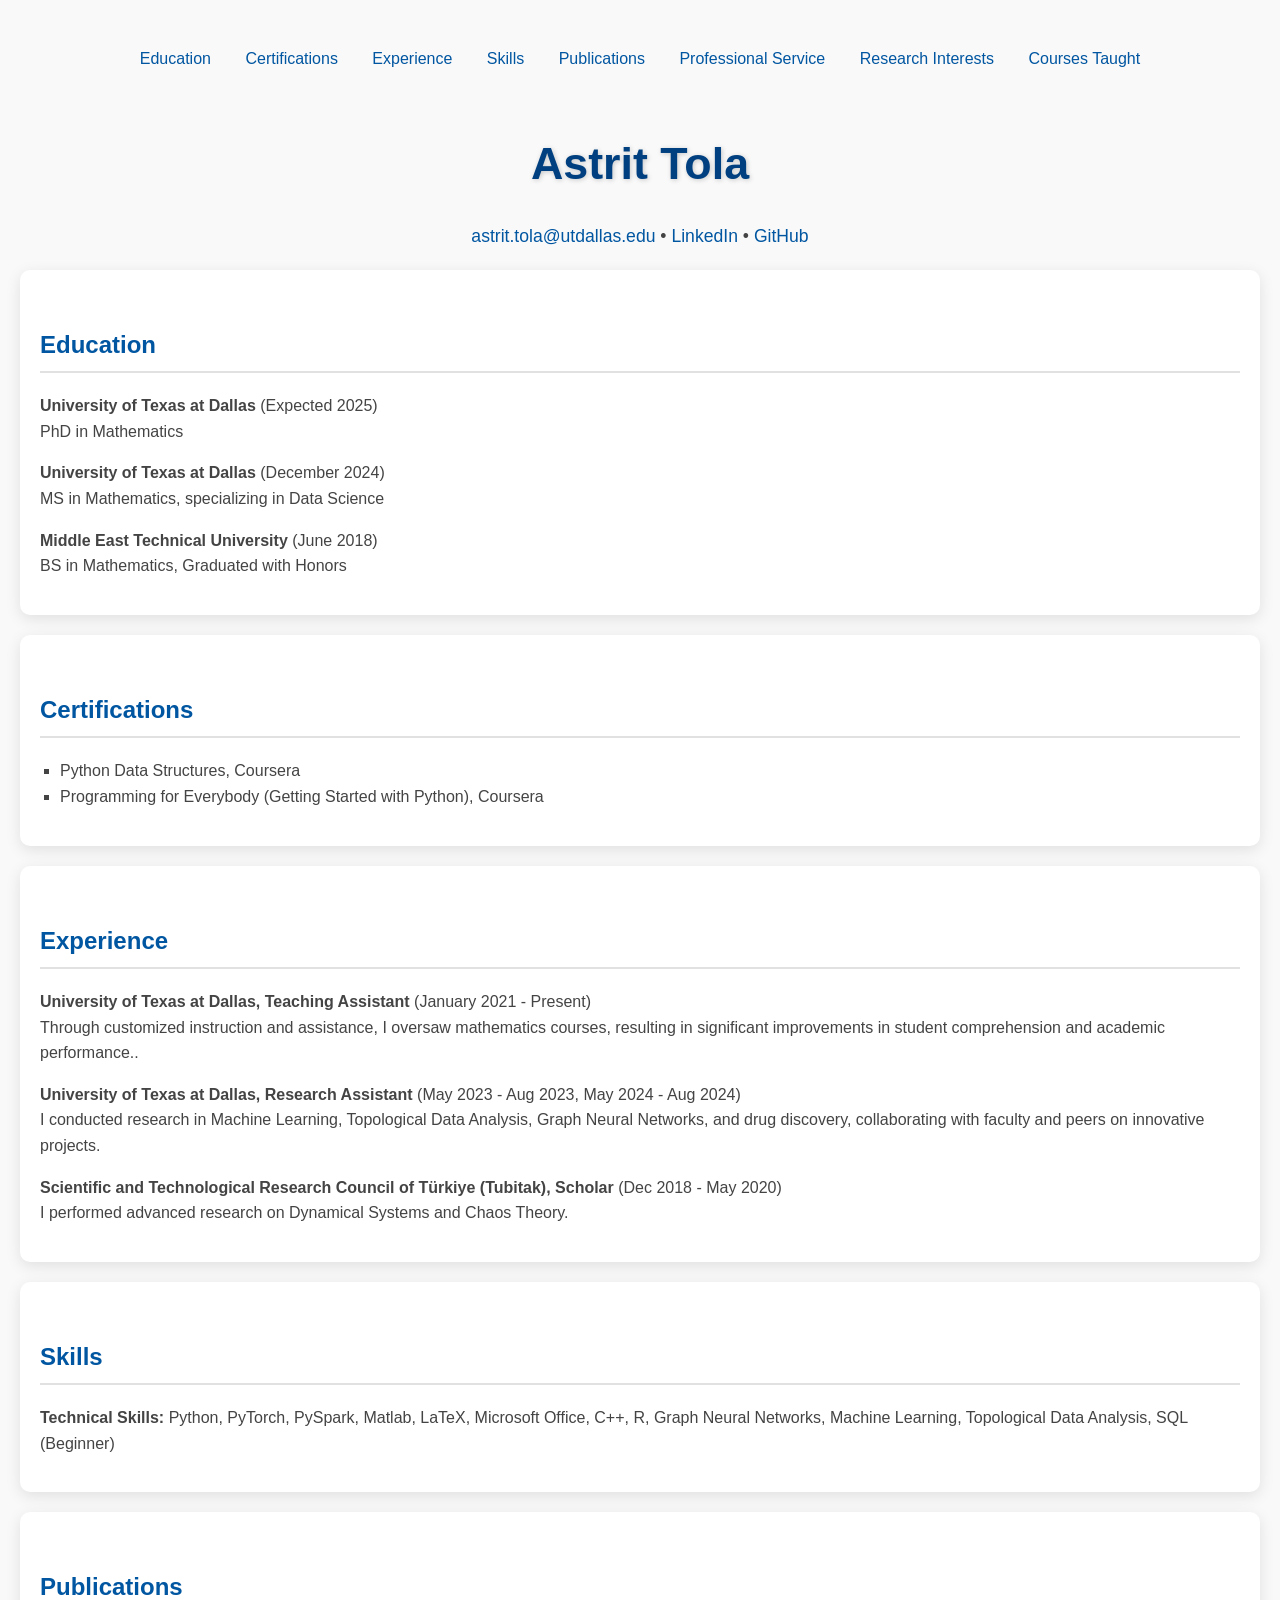
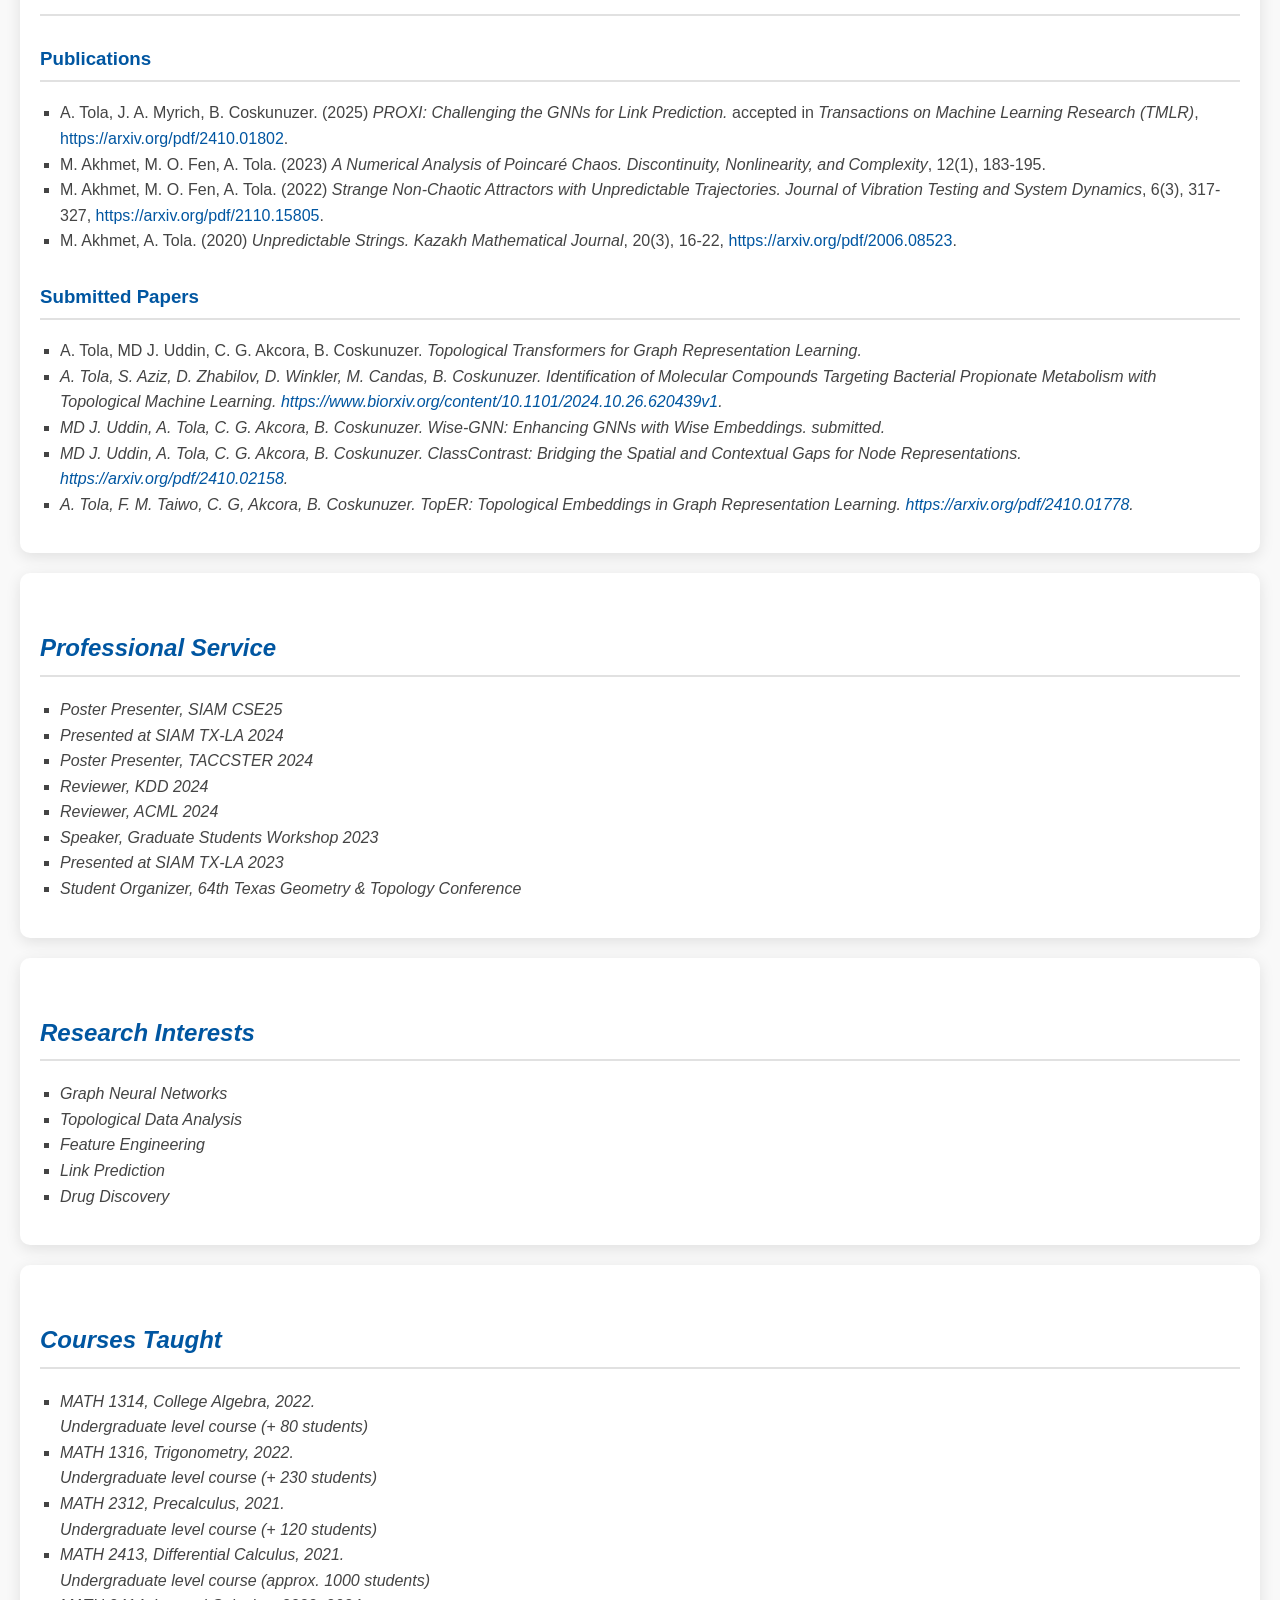
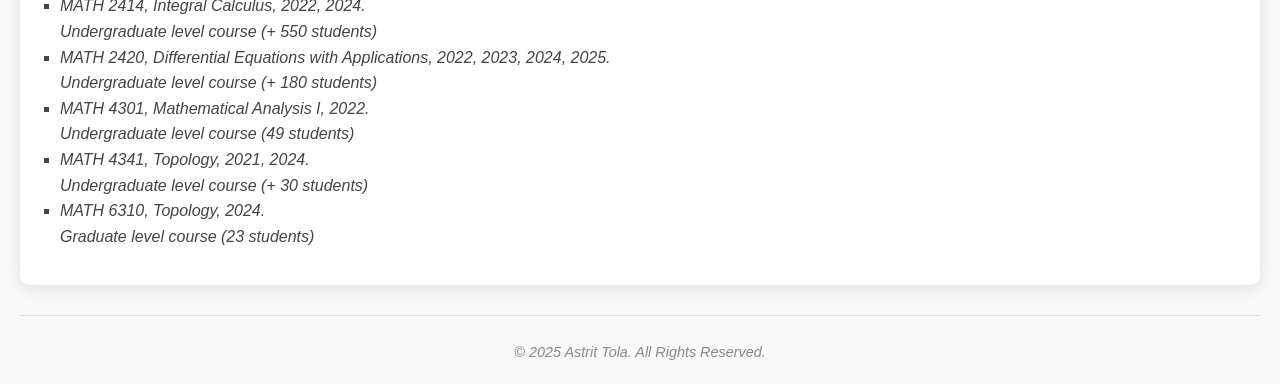
<file: index_old.html>
<!DOCTYPE html>
<html lang="en">
<head>
    <meta charset="UTF-8">
    <meta name="viewport" content="width=device-width, initial-scale=1.0">
    <title>Astrit Tola - Curriculum Vitae</title>
    <style>
        body {
            font-family: 'Arial', sans-serif;
            margin: 20px;
            line-height: 1.6;
            color: #444;
            background: #f9f9f9;
        }
        h1 {
            color: #004080;
            font-size: 2.8em;
            text-align: center;
            margin-bottom: 0.5em;
            text-shadow: 1px 1px 5px rgba(0, 0, 0, 0.2);
        }
        h2, h3 {
            color: #0056a1;
            margin-top: 1.5em;
            border-bottom: 2px solid #e1e1e1;
            padding-bottom: 0.3em;
        }
        a {
            color: #0056a1;
            text-decoration: none;
            cursor: pointer;
            transition: color 0.3s ease;
        }
        a:hover {
            color: #003366;
            text-decoration: underline;
        }
        .ribbon {
            background: url('https://www.google.com/url?sa=i&url=https%3A%2F%2Ftheaisummer.com%2Fgnn-architectures%2F&psig=AOvVaw0DT727yWjSn1fd7DbX_30N&ust=1728167373690000&source=images&cd=vfe&opi=89978449&ved=0CBQQjRxqFwoTCOi77LTj9YgDFQAAAAAdAAAAABAT') no-repeat center center; /* Use your image URL */
            background-size: cover; /* Ensures the image covers the entire header */
            color: white; /* Change text color if needed for visibility */
            padding: 10px;
            text-align: center;
            position: relative;
            z-index: 1;
            margin-bottom: 20px;
        }
        .ribbon ul {
            list-style-type: none;
            padding: 0;
        }
        .ribbon li {
            display: inline;
            margin: 0 15px;
        }
        .contact-info {
            text-align: center;
            margin-bottom: 20px;
            font-size: 1.1em;
        }
        .section {
            background: #ffffff;
            padding: 20px;
            border-radius: 10px;
            box-shadow: 0 4px 15px rgba(0, 0, 0, 0.1);
            margin-bottom: 20px;
            transition: transform 0.3s ease, box-shadow 0.3s ease;
        }
        .section:hover {
            transform: translateY(-3px);
            box-shadow: 0 8px 30px rgba(0, 0, 0, 0.15);
        }
        ul {
            list-style-type: square;
            padding-left: 20px;
        }
        .footer {
            text-align: center;
            margin-top: 30px;
            font-size: 0.9em;
            color: #888;
            border-top: 1px solid #e1e1e1;
            padding-top: 10px;
        }
        @media (max-width: 600px) {
            h1 {
                font-size: 2.2em;
            }
            .section {
                padding: 15px;
            }
            .ribbon li {
                display: block;
                margin: 5px 0;
            }
        }
    </style>
    <script>
        function scrollToSection(id) {
            const section = document.getElementById(id);
            section.scrollIntoView({ behavior: 'smooth' });
        }
    </script>
</head>
<body>

    <div class="ribbon">
        <ul>
            <li><a onclick="scrollToSection('education')">Education</a></li>
            <li><a onclick="scrollToSection('certifications')">Certifications</a></li>
            <li><a onclick="scrollToSection('experience')">Experience</a></li>
            <li><a onclick="scrollToSection('skills')">Skills</a></li>
            <li><a onclick="scrollToSection('publications')">Publications</a></li>
            <li><a onclick="scrollToSection('professional-service')">Professional Service</a></li>
            <li><a onclick="scrollToSection('research-interests')">Research Interests</a></li>
            <li><a onclick="scrollToSection('courses-taught')">Courses Taught</a></li>
        </ul>
    </div>

    <h1>Astrit Tola</h1>
    <div class="contact-info">
        <a href="mailto:astrit.tola@utdallas.edu">astrit.tola@utdallas.edu</a> • 
        <a href="https://www.linkedin.com/in/astrit-tola-bb2836b5">LinkedIn</a> • 
        <a href="https://github.com/AstritTola">GitHub</a>
    </div>

    <div class="section" id="education">
        <h2>Education</h2>
            <p><strong>University of Texas at Dallas</strong> (Expected 2025)<br>
            PhD in Mathematics</p>
            <p><strong>University of Texas at Dallas</strong> (December 2024)<br>
            MS in Mathematics, specializing in Data Science</p>
            <p><strong>Middle East Technical University</strong> (June 2018)<br>
            BS in Mathematics, Graduated with Honors</p>
        
    </div>

    <div class="section" id="certifications">
        <h2>Certifications</h2>
        <ul>
            <li>Python Data Structures, Coursera</li>
            <li>Programming for Everybody (Getting Started with Python), Coursera</li>
        </ul>
    </div>

    <div class="section" id="experience">
        <h2>Experience</h2>
        <p><strong>University of Texas at Dallas, Teaching Assistant</strong> (January 2021 - Present)<br>
            Through customized instruction and assistance, I oversaw mathematics courses, resulting in significant improvements in student comprehension and academic performance..</p>
            <p><strong>University of Texas at Dallas, Research Assistant</strong> (May 2023 - Aug 2023, May 2024 - Aug 2024)<br>
            I conducted research in Machine Learning, Topological Data Analysis, Graph Neural Networks, and drug discovery, collaborating with faculty and peers on innovative projects.</p>
            <p><strong>Scientific and Technological Research Council of Türkiye (Tubitak), Scholar</strong> (Dec 2018 - May 2020)<br>
            I performed advanced research on Dynamical Systems and Chaos Theory.</p>
    </div>

    <div class="section" id="skills">
        <h2>Skills</h2>
        <p><strong>Technical Skills:</strong> Python, PyTorch, PySpark, Matlab, LaTeX, Microsoft Office, C++, R, Graph Neural Networks, Machine Learning, Topological Data Analysis, SQL (Beginner)</p>
    </div>

<div class="section" id="publications">
    <h2>Publications</h2>
    <h3>Publications</h3>
    <ul>
        <li>A. Tola, J. A. Myrich, B. Coskunuzer. (2025) <em>PROXI: Challenging the GNNs for Link Prediction.</em> accepted in <em>Transactions on Machine Learning Research (TMLR)</em>, <a href="https://arxiv.org/pdf/2410.01802">https://arxiv.org/pdf/2410.01802</a>.</li>
        <li>M. Akhmet, M. O. Fen, A. Tola. (2023) <em>A Numerical Analysis of Poincaré Chaos.</em> <em>Discontinuity, Nonlinearity, and Complexity</em>, 12(1), 183-195.</li>
        <li>M. Akhmet, M. O. Fen, A. Tola. (2022) <em>Strange Non-Chaotic Attractors with Unpredictable Trajectories.</em> <em>Journal of Vibration Testing and System Dynamics</em>, 6(3), 317-327, <a href="https://arxiv.org/pdf/2110.15805">https://arxiv.org/pdf/2110.15805</a>.</li>
        <li>M. Akhmet, A. Tola. (2020) <em>Unpredictable Strings.</em> <em>Kazakh Mathematical Journal</em>, 20(3), 16-22, <a href="https://arxiv.org/pdf/2006.08523">https://arxiv.org/pdf/2006.08523</a>.</li>
    </ul>
    
    <h3>Submitted Papers</h3>
    <ul>
        <li>A. Tola, MD J. Uddin, C. G. Akcora, B. Coskunuzer. <em>Topological Transformers for Graph Representation Learning.</li>
        <li>A. Tola, S. Aziz, D. Zhabilov, D. Winkler, M. Candas, B. Coskunuzer. <em>Identification of Molecular Compounds Targeting Bacterial Propionate Metabolism with Topological Machine Learning. <a href="https://www.biorxiv.org/content/10.1101/2024.10.26.620439v1">https://www.biorxiv.org/content/10.1101/2024.10.26.620439v1</a>.</li>
        <li>MD J. Uddin, A. Tola, C. G. Akcora, B. Coskunuzer. <em>Wise-GNN: Enhancing GNNs with Wise Embeddings.</em> submitted.</li>
        <li>MD J. Uddin, A. Tola, C. G. Akcora, B. Coskunuzer. <em>ClassContrast: Bridging the Spatial and Contextual Gaps for Node Representations. <a href="https://arxiv.org/pdf/2410.02158">https://arxiv.org/pdf/2410.02158</a>.</li>
        <li>A. Tola, F. M. Taiwo, C. G, Akcora, B. Coskunuzer. <em>TopER: Topological Embeddings in Graph Representation Learning. <a href="https://arxiv.org/pdf/2410.01778">https://arxiv.org/pdf/2410.01778</a>.</li>
    </ul>
</div>

    <div class="section" id="professional-service">
        <h2>Professional Service</h2>
        <ul>
            <li>Poster Presenter, SIAM CSE25 </li>
            <li>Presented at SIAM TX-LA 2024</li>
            <li>Poster Presenter, TACCSTER 2024</li>
            <li>Reviewer, KDD 2024</li>
            <li>Reviewer, ACML 2024</li>
            <li>Speaker, Graduate Students Workshop 2023</li>
            <li>Presented at SIAM TX-LA 2023</li>
            <li>Student Organizer, 64th Texas Geometry & Topology Conference</li>
        </ul>
    </div>

    <div class="section" id="research-interests">
        <h2>Research Interests</h2>
        <ul>
                <li>Graph Neural Networks</li>
                <li>Topological Data Analysis</li>
                <li>Feature Engineering</li>
                <li>Link Prediction</li>
                <li>Drug Discovery</li>
            </ul>
    </div>
    <div class="section" id="courses-taught">
    <h2>Courses Taught</h2>
    <ul>
        <li>MATH 1314, College Algebra, 2022.<br>Undergraduate level course (+ 80 students)</li>
        <li>MATH 1316, Trigonometry, 2022.<br>Undergraduate level course (+ 230 students)</li>
        <li>MATH 2312, Precalculus, 2021.<br>Undergraduate level course (+ 120 students)</li>
        <li>MATH 2413, Differential Calculus, 2021.<br>Undergraduate level course (approx. 1000 students)</li>
        <li>MATH 2414, Integral Calculus, 2022, 2024.<br>Undergraduate level course (+ 550 students)</li>
        <li>MATH 2420, Differential Equations with Applications, 2022, 2023, 2024, 2025.<br>Undergraduate level course (+ 180 students)</li>
        <li>MATH 4301, Mathematical Analysis I, 2022.<br>Undergraduate level course (49 students)</li>
        <li>MATH 4341, Topology, 2021, 2024.<br>Undergraduate level course (+ 30 students)</li>
        <li>MATH 6310, Topology, 2024.<br>Graduate level course (23 students)</li>
    </ul>
</div>



    

    <div class="footer">
        <p>&copy; 2025 Astrit Tola. All Rights Reserved.</p>
    </div>

</body>
</html>
</file>
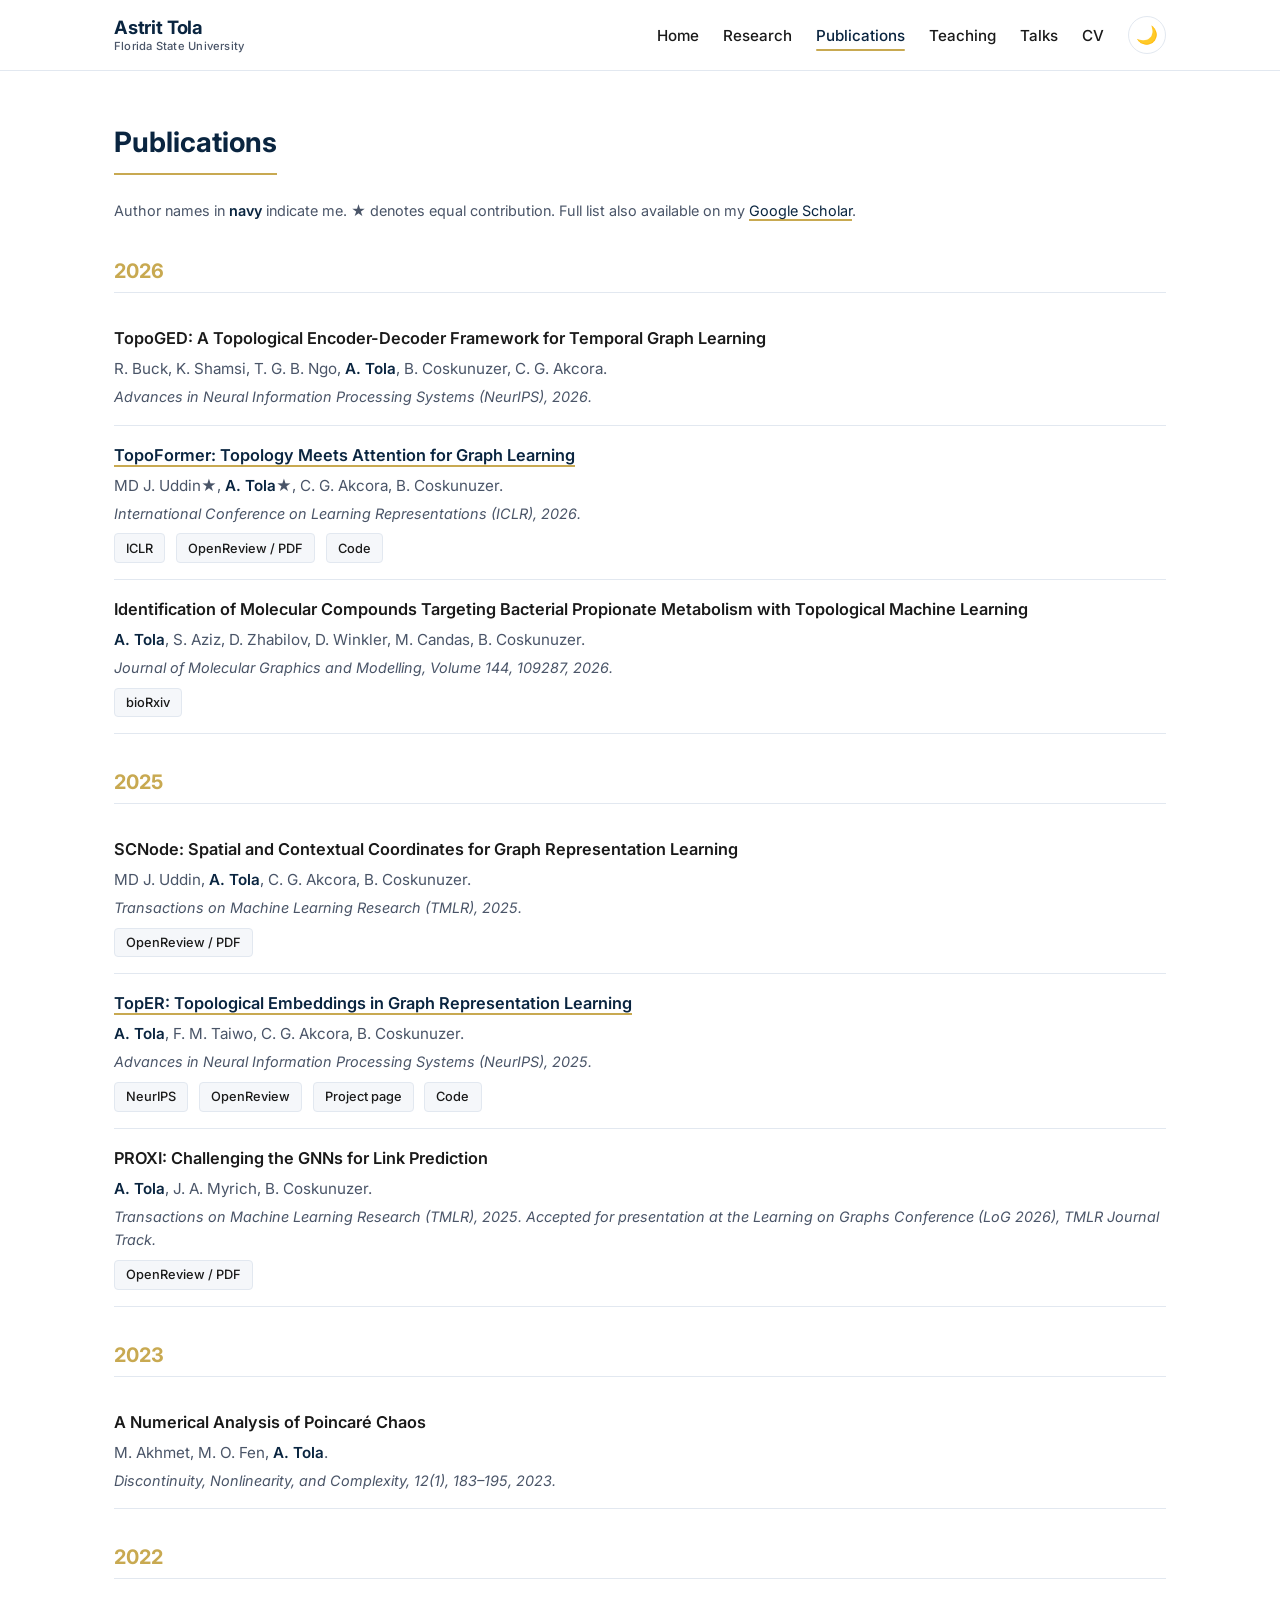
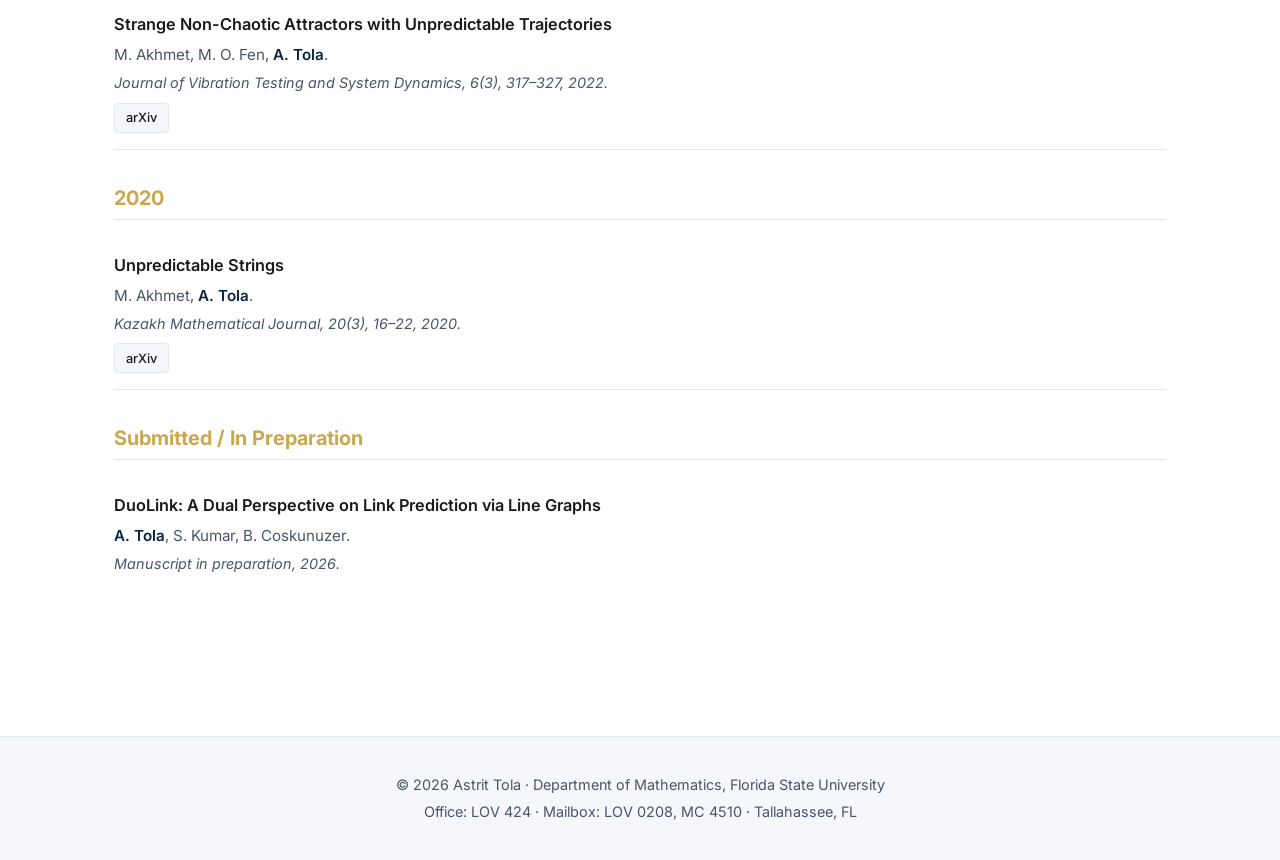
<file: publications.html>
<!DOCTYPE html>
<html lang="en">
<head>
<meta charset="UTF-8">
<meta name="viewport" content="width=device-width, initial-scale=1.0">
<title>Publications | Astrit Tola</title>
<link rel="preconnect" href="https://fonts.googleapis.com">
<link rel="preconnect" href="https://fonts.gstatic.com" crossorigin>
<link href="https://fonts.googleapis.com/css2?family=Inter:wght@400;500;600;700&amp;display=swap" rel="stylesheet">
<link rel="stylesheet" href="assets/css/style.css">
</head>
<body>

<nav class="navbar">
  <div class="nav-container">
    <a href="index.html" class="nav-brand">Astrit Tola<small>Florida State University</small></a>
    <button class="menu-toggle" id="menuToggle">☰</button>
    <ul class="nav-links" id="navLinks">
      <li><a href="index.html">Home</a></li>
      <li><a href="research.html">Research</a></li>
      <li><a href="publications.html" class="active">Publications</a></li>
      <li><a href="teaching.html">Teaching</a></li>
      <li><a href="talks.html">Talks</a></li>
      <li><a href="cv.html">CV</a></li>
      <li><button class="theme-toggle" id="themeToggle">🌙</button></li>
    </ul>
  </div>
</nav>

<main>

<section>
  <h2 class="section-title">Publications</h2>
  <p class="note">Author names in <span style="color:var(--primary); font-weight:600;">navy</span> indicate me. ★ denotes equal contribution. Full list also available on my <a href="https://scholar.google.com/citations?user=msM32mgAAAAJ&amp;hl=en" target="_blank" rel="noopener">Google Scholar</a>.</p>

  <!-- ===== 2026 ===== -->
  <div class="pub-year">2026</div>

  <div class="pub-item">
    <span class="pub-title">TopoGED: A Topological Encoder-Decoder Framework for Temporal Graph Learning</span>
    <div class="pub-authors">R. Buck, K. Shamsi, T. G. B. Ngo, <span class="me">A. Tola</span>, B. Coskunuzer, C. G. Akcora.</div>
    <div class="pub-venue">Advances in Neural Information Processing Systems (NeurIPS), 2026.</div>
  </div>

  <div class="pub-item">
    <span class="pub-title"><a href="topoformer.html">TopoFormer: Topology Meets Attention for Graph Learning</a></span>
    <div class="pub-authors">MD J. Uddin★, <span class="me">A. Tola</span>★, C. G. Akcora, B. Coskunuzer.</div>
    <div class="pub-venue">International Conference on Learning Representations (ICLR), 2026.</div>
    <div class="pub-links">
      <a href="https://iclr.cc/virtual/2026/poster/10006631" target="_blank" rel="noopener">ICLR</a>
      <a href="https://openreview.net/pdf?id=xanpQt9YZh" target="_blank" rel="noopener">OpenReview / PDF</a>
      <a href="https://github.com/joshem163/TOPOFORMER" target="_blank" rel="noopener">Code</a>
    </div>
  </div>

  <div class="pub-item">
    <span class="pub-title">Identification of Molecular Compounds Targeting Bacterial Propionate Metabolism with Topological Machine Learning</span>
    <div class="pub-authors"><span class="me">A. Tola</span>, S. Aziz, D. Zhabilov, D. Winkler, M. Candas, B. Coskunuzer.</div>
    <div class="pub-venue">Journal of Molecular Graphics and Modelling, Volume 144, 109287, 2026.</div>
    <div class="pub-links">
      <a href="https://www.biorxiv.org/content/10.1101/2024.10.26.620439v1" target="_blank" rel="noopener">bioRxiv</a>
    </div>
  </div>

  <!-- ===== 2025 ===== -->
  <div class="pub-year">2025</div>

  <div class="pub-item">
    <span class="pub-title">SCNode: Spatial and Contextual Coordinates for Graph Representation Learning</span>
    <div class="pub-authors">MD J. Uddin, <span class="me">A. Tola</span>, C. G. Akcora, B. Coskunuzer.</div>
    <div class="pub-venue">Transactions on Machine Learning Research (TMLR), 2025.</div>
    <div class="pub-links">
      <a href="https://openreview.net/pdf?id=wdcdKeFbfQ" target="_blank" rel="noopener">OpenReview / PDF</a>
    </div>
  </div>

  <div class="pub-item">
    <span class="pub-title"><a href="toper.html">TopER: Topological Embeddings in Graph Representation Learning</a></span>
    <div class="pub-authors"><span class="me">A. Tola</span>, F. M. Taiwo, C. G. Akcora, B. Coskunuzer.</div>
    <div class="pub-venue">Advances in Neural Information Processing Systems (NeurIPS), 2025.</div>
    <div class="pub-links">
      <a href="https://neurips.cc/virtual/2025/poster/118699" target="_blank" rel="noopener">NeurIPS</a>
      <a href="https://openreview.net/forum?id=JjTLq7SXaB" target="_blank" rel="noopener">OpenReview</a>
      <a href="https://astrittola.github.io/TopER.github.io/" target="_blank" rel="noopener">Project page</a>
      <a href="https://github.com/AstritTola/TopER" target="_blank" rel="noopener">Code</a>
    </div>
  </div>

  <div class="pub-item">
    <span class="pub-title">PROXI: Challenging the GNNs for Link Prediction</span>
    <div class="pub-authors"><span class="me">A. Tola</span>, J. A. Myrich, B. Coskunuzer.</div>
    <div class="pub-venue">Transactions on Machine Learning Research (TMLR), 2025. Accepted for presentation at the Learning on Graphs Conference (LoG 2026), TMLR Journal Track.</div>
    <div class="pub-links">
      <a href="https://openreview.net/pdf?id=u9EHndbiVw" target="_blank" rel="noopener">OpenReview / PDF</a>
    </div>
  </div>

  <!-- ===== 2023 ===== -->
  <div class="pub-year">2023</div>

  <div class="pub-item">
    <span class="pub-title">A Numerical Analysis of Poincaré Chaos</span>
    <div class="pub-authors">M. Akhmet, M. O. Fen, <span class="me">A. Tola</span>.</div>
    <div class="pub-venue">Discontinuity, Nonlinearity, and Complexity, 12(1), 183–195, 2023.</div>
  </div>

  <!-- ===== 2022 ===== -->
  <div class="pub-year">2022</div>

  <div class="pub-item">
    <span class="pub-title">Strange Non-Chaotic Attractors with Unpredictable Trajectories</span>
    <div class="pub-authors">M. Akhmet, M. O. Fen, <span class="me">A. Tola</span>.</div>
    <div class="pub-venue">Journal of Vibration Testing and System Dynamics, 6(3), 317–327, 2022.</div>
    <div class="pub-links">
      <a href="https://arxiv.org/pdf/2110.15805" target="_blank" rel="noopener">arXiv</a>
    </div>
  </div>

  <!-- ===== 2020 ===== -->
  <div class="pub-year">2020</div>

  <div class="pub-item">
    <span class="pub-title">Unpredictable Strings</span>
    <div class="pub-authors">M. Akhmet, <span class="me">A. Tola</span>.</div>
    <div class="pub-venue">Kazakh Mathematical Journal, 20(3), 16–22, 2020.</div>
    <div class="pub-links">
      <a href="https://arxiv.org/pdf/2006.08523" target="_blank" rel="noopener">arXiv</a>
    </div>
  </div>

  <!-- ===== Submitted / In Preparation ===== -->
  <div class="pub-year">Submitted / In Preparation</div>

  <div class="pub-item">
    <span class="pub-title">DuoLink: A Dual Perspective on Link Prediction via Line Graphs</span>
    <div class="pub-authors"><span class="me">A. Tola</span>, S. Kumar, B. Coskunuzer.</div>
    <div class="pub-venue">Manuscript in preparation, 2026.</div>
  </div>

</section>

</main>

<footer>
  <p>© 2026 Astrit Tola · Department of Mathematics, Florida State University</p>
  <p>Office: LOV 424 · Mailbox: LOV 0208, MC 4510 · Tallahassee, FL</p>
</footer>

<script src="assets/js/main.js"></script>
</body>
</html>
</file>
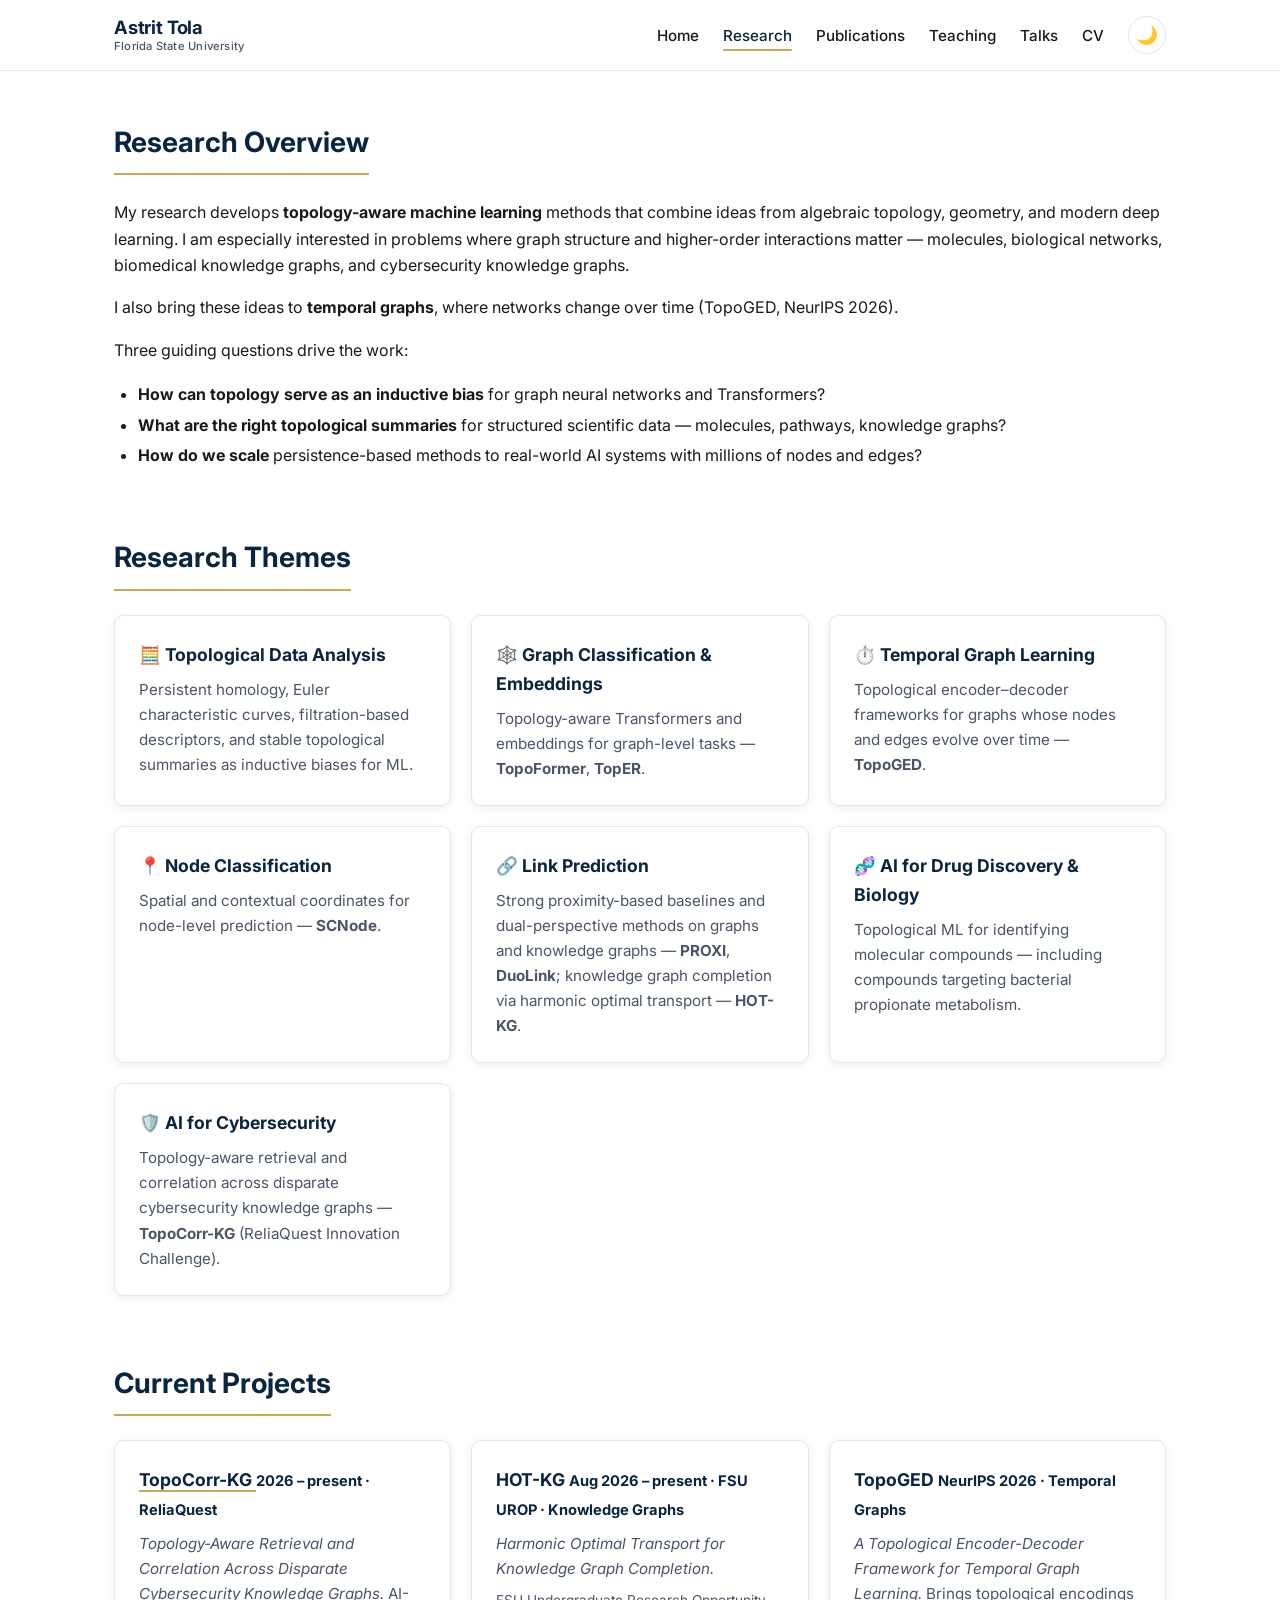
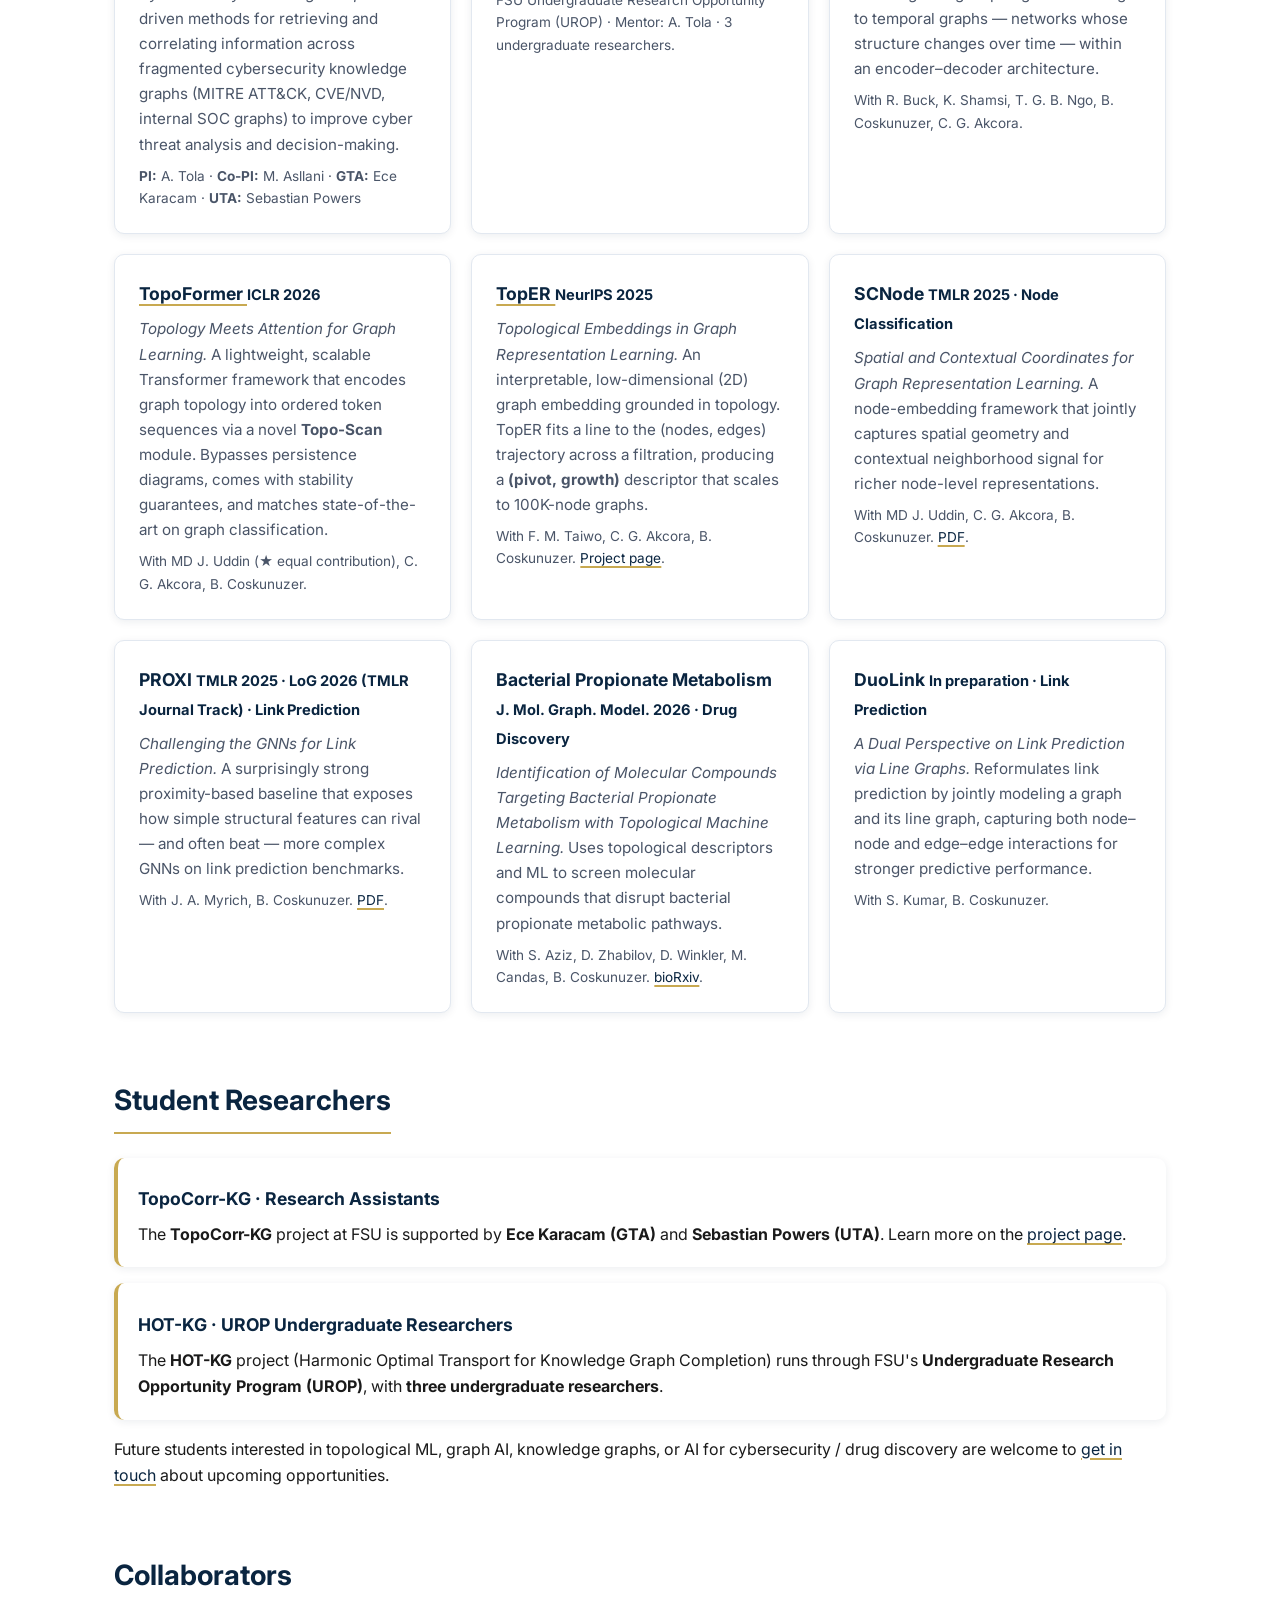
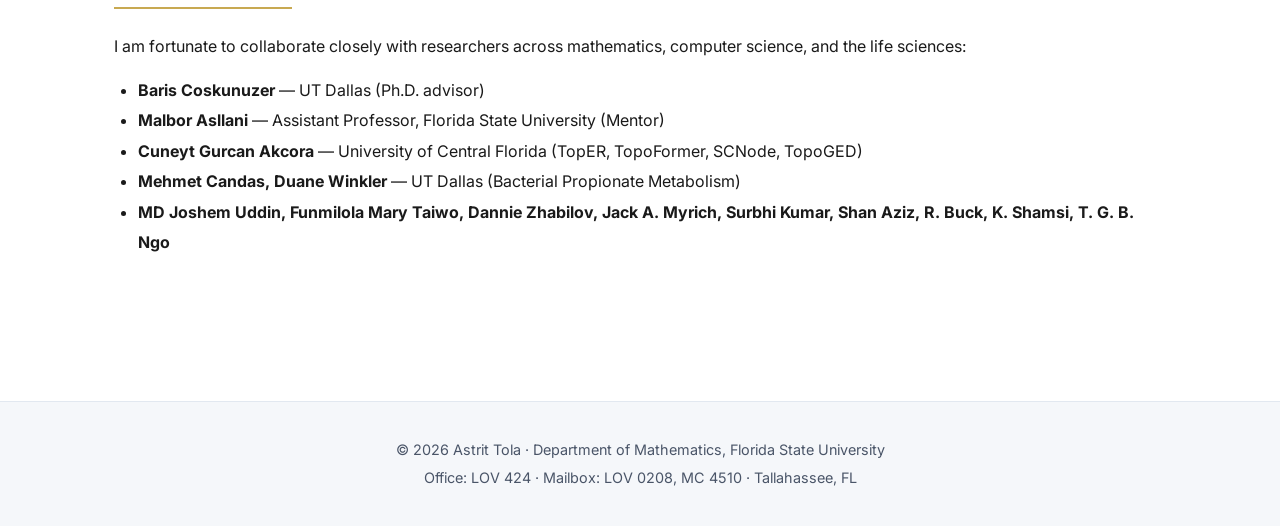
<file: research.html>
<!DOCTYPE html>
<html lang="en">
<head>
<meta charset="UTF-8">
<meta name="viewport" content="width=device-width, initial-scale=1.0">
<title>Research | Astrit Tola</title>
<link rel="preconnect" href="https://fonts.googleapis.com">
<link rel="preconnect" href="https://fonts.gstatic.com" crossorigin>
<link href="https://fonts.googleapis.com/css2?family=Inter:wght@400;500;600;700&amp;display=swap" rel="stylesheet">
<link rel="stylesheet" href="assets/css/style.css">
</head>
<body>

<nav class="navbar">
  <div class="nav-container">
    <a href="index.html" class="nav-brand">Astrit Tola<small>Florida State University</small></a>
    <button class="menu-toggle" id="menuToggle">☰</button>
    <ul class="nav-links" id="navLinks">
      <li><a href="index.html">Home</a></li>
      <li><a href="research.html" class="active">Research</a></li>
      <li><a href="publications.html">Publications</a></li>
      <li><a href="teaching.html">Teaching</a></li>
      <li><a href="talks.html">Talks</a></li>
      <li><a href="cv.html">CV</a></li>
      <li><button class="theme-toggle" id="themeToggle">🌙</button></li>
    </ul>
  </div>
</nav>

<main>

<section>
  <h2 class="section-title">Research Overview</h2>
  <p>My research develops <strong>topology-aware machine learning</strong> methods that combine ideas from algebraic topology, geometry, and modern deep learning. I am especially interested in problems where graph structure and higher-order interactions matter — molecules, biological networks, biomedical knowledge graphs, and cybersecurity knowledge graphs.</p>
  <p style="margin-top:1rem;">I also bring these ideas to <strong>temporal graphs</strong>, where networks change over time (TopoGED, NeurIPS 2026).</p>
  <p style="margin-top:1rem;">Three guiding questions drive the work:</p>
  <ul style="margin:1rem 0 1rem 1.5rem; line-height:1.9; color:var(--text);">
    <li><strong>How can topology serve as an inductive bias</strong> for graph neural networks and Transformers?</li>
    <li><strong>What are the right topological summaries</strong> for structured scientific data — molecules, pathways, knowledge graphs?</li>
    <li><strong>How do we scale</strong> persistence-based methods to real-world AI systems with millions of nodes and edges?</li>
  </ul>
</section>

<section>
  <h2 class="section-title">Research Themes</h2>
  <div class="card-grid">
    <div class="card"><h3>🧮 Topological Data Analysis</h3><p>Persistent homology, Euler characteristic curves, filtration-based descriptors, and stable topological summaries as inductive biases for ML.</p></div>
    <div class="card"><h3>🕸️ Graph Classification &amp; Embeddings</h3><p>Topology-aware Transformers and embeddings for graph-level tasks — <strong>TopoFormer</strong>, <strong>TopER</strong>.</p></div>
    <div class="card"><h3>⏱️ Temporal Graph Learning</h3><p>Topological encoder–decoder frameworks for graphs whose nodes and edges evolve over time — <strong>TopoGED</strong>.</p></div>
    <div class="card"><h3>📍 Node Classification</h3><p>Spatial and contextual coordinates for node-level prediction — <strong>SCNode</strong>.</p></div>
    <div class="card"><h3>🔗 Link Prediction</h3><p>Strong proximity-based baselines and dual-perspective methods on graphs and knowledge graphs — <strong>PROXI</strong>, <strong>DuoLink</strong>; knowledge graph completion via harmonic optimal transport — <strong>HOT-KG</strong>.</p></div>
    <div class="card"><h3>🧬 AI for Drug Discovery &amp; Biology</h3><p>Topological ML for identifying molecular compounds — including compounds targeting bacterial propionate metabolism.</p></div>
    <div class="card"><h3>🛡️ AI for Cybersecurity</h3><p>Topology-aware retrieval and correlation across disparate cybersecurity knowledge graphs — <strong>TopoCorr-KG</strong> (ReliaQuest Innovation Challenge).</p></div>
  </div>
</section>

<section>
  <h2 class="section-title">Current Projects</h2>
  <div class="card-grid">

    <div class="card">
      <h3><a href="topocorr-kg.html">TopoCorr-KG </a><small>2026 – present · ReliaQuest</small></h3>
      <p><em>Topology-Aware Retrieval and Correlation Across Disparate Cybersecurity Knowledge Graphs.</em> AI-driven methods for retrieving and correlating information across fragmented cybersecurity knowledge graphs (MITRE ATT&amp;CK, CVE/NVD, internal SOC graphs) to improve cyber threat analysis and decision-making.</p>
      <p style="margin-top:.5rem; font-size:.85rem; color:var(--text-soft);"><strong>PI:</strong> A. Tola · <strong>Co-PI:</strong> M. Asllani · <strong>GTA:</strong> Ece Karacam · <strong>UTA:</strong> Sebastian Powers</p>
    </div>

    <div class="card">
      <h3>HOT-KG <small>Aug 2026 – present · FSU UROP · Knowledge Graphs</small></h3>
      <p><em>Harmonic Optimal Transport for Knowledge Graph Completion.</em></p>
      <p style="margin-top:.5rem; font-size:.85rem; color:var(--text-soft);">FSU Undergraduate Research Opportunity Program (UROP) · Mentor: A. Tola · 3 undergraduate researchers.</p>
    </div>

    <div class="card">
      <h3>TopoGED <small>NeurIPS 2026 · Temporal Graphs</small></h3>
      <p><em>A Topological Encoder-Decoder Framework for Temporal Graph Learning.</em> Brings topological encodings to temporal graphs — networks whose structure changes over time — within an encoder–decoder architecture.</p>
      <p style="margin-top:.5rem; font-size:.85rem; color:var(--text-soft);">With R. Buck, K. Shamsi, T. G. B. Ngo, B. Coskunuzer, C. G. Akcora.</p>
    </div>

    <div class="card">
      <h3><a href="topoformer.html">TopoFormer </a><small>ICLR 2026</small></h3>
      <p><em>Topology Meets Attention for Graph Learning.</em> A lightweight, scalable Transformer framework that encodes graph topology into ordered token sequences via a novel <strong>Topo-Scan</strong> module. Bypasses persistence diagrams, comes with stability guarantees, and matches state-of-the-art on graph classification.</p>
      <p style="margin-top:.5rem; font-size:.85rem; color:var(--text-soft);">With MD J. Uddin (★ equal contribution), C. G. Akcora, B. Coskunuzer.</p>
    </div>

    <div class="card">
      <h3><a href="toper.html">TopER </a><small>NeurIPS 2025</small></h3>
      <p><em>Topological Embeddings in Graph Representation Learning.</em> An interpretable, low-dimensional (2D) graph embedding grounded in topology. TopER fits a line to the (nodes, edges) trajectory across a filtration, producing a <strong>(pivot, growth)</strong> descriptor that scales to 100K-node graphs.</p>
      <p style="margin-top:.5rem; font-size:.85rem; color:var(--text-soft);">With F. M. Taiwo, C. G. Akcora, B. Coskunuzer. <a href="https://astrittola.github.io/TopER.github.io/" target="_blank" rel="noopener">Project page</a>.</p>
    </div>

    <div class="card">
      <h3>SCNode <small>TMLR 2025 · Node Classification</small></h3>
      <p><em>Spatial and Contextual Coordinates for Graph Representation Learning.</em> A node-embedding framework that jointly captures spatial geometry and contextual neighborhood signal for richer node-level representations.</p>
      <p style="margin-top:.5rem; font-size:.85rem; color:var(--text-soft);">With MD J. Uddin, C. G. Akcora, B. Coskunuzer. <a href="https://openreview.net/pdf?id=wdcdKeFbfQ" target="_blank" rel="noopener">PDF</a>.</p>
    </div>

    <div class="card">
      <h3>PROXI <small>TMLR 2025 · LoG 2026 (TMLR Journal Track) · Link Prediction</small></h3>
      <p><em>Challenging the GNNs for Link Prediction.</em> A surprisingly strong proximity-based baseline that exposes how simple structural features can rival — and often beat — more complex GNNs on link prediction benchmarks.</p>
      <p style="margin-top:.5rem; font-size:.85rem; color:var(--text-soft);">With J. A. Myrich, B. Coskunuzer. <a href="https://openreview.net/pdf?id=u9EHndbiVw" target="_blank" rel="noopener">PDF</a>.</p>
    </div>

    <div class="card">
      <h3>Bacterial Propionate Metabolism <small>J. Mol. Graph. Model. 2026 · Drug Discovery</small></h3>
      <p><em>Identification of Molecular Compounds Targeting Bacterial Propionate Metabolism with Topological Machine Learning.</em> Uses topological descriptors and ML to screen molecular compounds that disrupt bacterial propionate metabolic pathways.</p>
      <p style="margin-top:.5rem; font-size:.85rem; color:var(--text-soft);">With S. Aziz, D. Zhabilov, D. Winkler, M. Candas, B. Coskunuzer. <a href="https://www.biorxiv.org/content/10.1101/2024.10.26.620439v1" target="_blank" rel="noopener">bioRxiv</a>.</p>
    </div>

    <div class="card">
      <h3>DuoLink <small>In preparation · Link Prediction</small></h3>
      <p><em>A Dual Perspective on Link Prediction via Line Graphs.</em> Reformulates link prediction by jointly modeling a graph and its line graph, capturing both node–node and edge–edge interactions for stronger predictive performance.</p>
      <p style="margin-top:.5rem; font-size:.85rem; color:var(--text-soft);">With S. Kumar, B. Coskunuzer.</p>
    </div>

  </div>
</section>

<section>
  <h2 class="section-title">Student Researchers</h2>
  <div class="news-item">
    <h3>TopoCorr-KG · Research Assistants</h3>
    <p>The <strong>TopoCorr-KG</strong> project at FSU is supported by <strong>Ece Karacam (GTA)</strong> and <strong>Sebastian Powers (UTA)</strong>. Learn more on the <a href="topocorr-kg.html">project page</a>.</p>
  </div>
  <div class="news-item">
    <h3>HOT-KG · UROP Undergraduate Researchers</h3>
    <p>The <strong>HOT-KG</strong> project (Harmonic Optimal Transport for Knowledge Graph Completion) runs through FSU's <strong>Undergraduate Research Opportunity Program (UROP)</strong>, with <strong>three undergraduate researchers</strong>.</p>
  </div>
  <p style="margin-top:.5rem;">Future students interested in topological ML, graph AI, knowledge graphs, or AI for cybersecurity / drug discovery are welcome to <a href="mailto:atola@fsu.edu">get in touch</a> about upcoming opportunities.</p>
</section>

<section>
  <h2 class="section-title">Collaborators</h2>
  <p>I am fortunate to collaborate closely with researchers across mathematics, computer science, and the life sciences:</p>
  <ul style="margin:1rem 0 1rem 1.5rem; line-height:1.9; color:var(--text);">
    <li><strong>Baris Coskunuzer</strong> — UT Dallas (Ph.D. advisor)</li>
    <li><strong>Malbor Asllani</strong> — Assistant Professor, Florida State University (Mentor)</li>
    <li><strong>Cuneyt Gurcan Akcora</strong> — University of Central Florida (TopER, TopoFormer, SCNode, TopoGED)</li>
    <li><strong>Mehmet Candas, Duane Winkler</strong> — UT Dallas (Bacterial Propionate Metabolism)</li>
    <li><strong>MD Joshem Uddin, Funmilola Mary Taiwo, Dannie Zhabilov, Jack A. Myrich, Surbhi Kumar, Shan Aziz, R. Buck, K. Shamsi, T. G. B. Ngo</strong></li>
  </ul>
</section>

</main>

<footer>
  <p>© 2026 Astrit Tola · Department of Mathematics, Florida State University</p>
  <p>Office: LOV 424 · Mailbox: LOV 0208, MC 4510 · Tallahassee, FL</p>
</footer>

<script src="assets/js/main.js"></script>
</body>
</html>
</file>
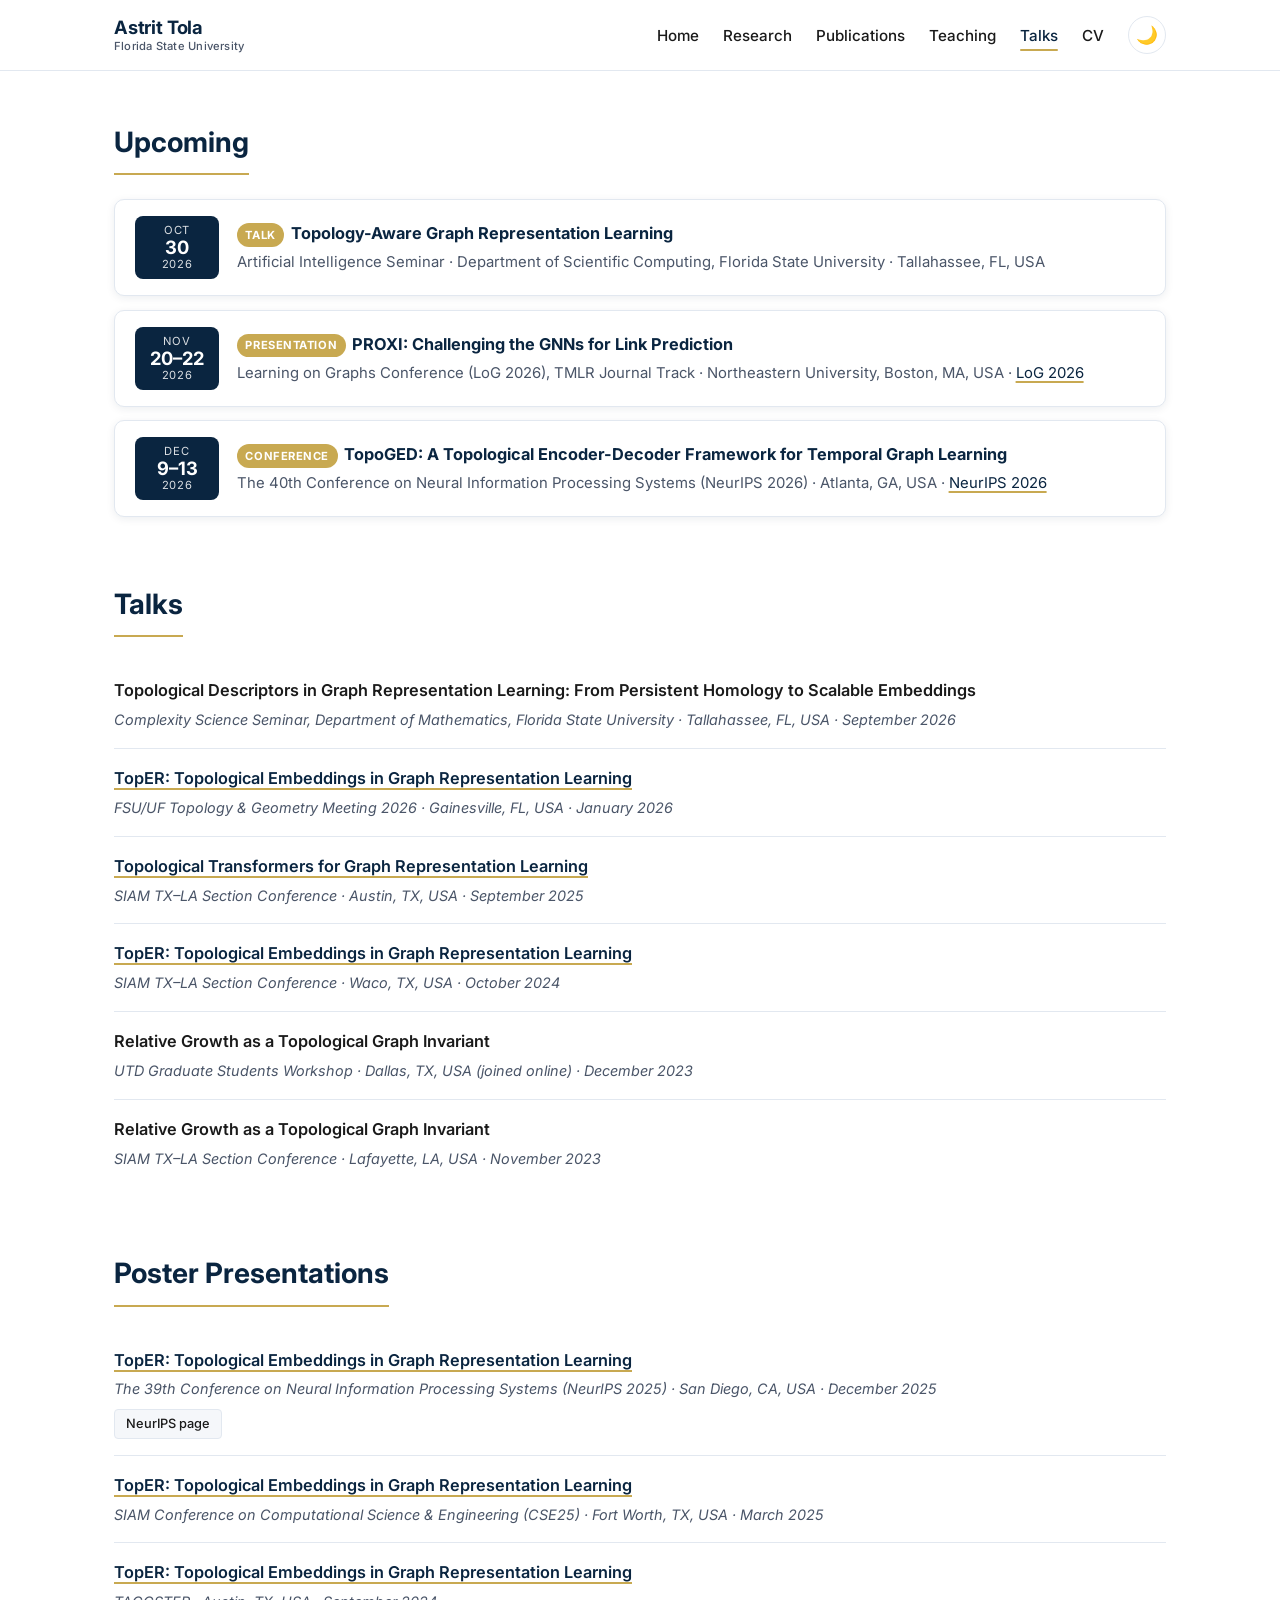
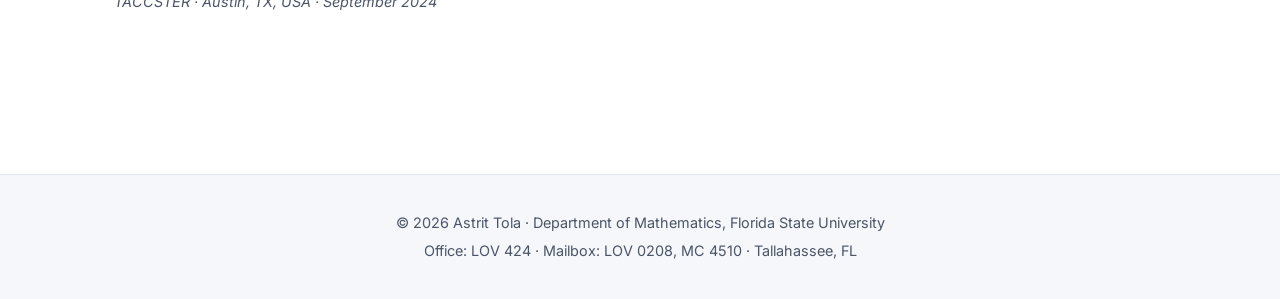
<file: talks.html>
<!DOCTYPE html>
<html lang="en">
<head>
<meta charset="UTF-8">
<meta name="viewport" content="width=device-width, initial-scale=1.0">
<title>Talks | Astrit Tola</title>
<link  href="https://fonts.googleapis.com" rel="preconnect">
<link  href="https://fonts.gstatic.com" rel="preconnect" crossorigin>
<link  href="https://fonts.googleapis.com/css2?family=Inter:wght@400;500;600;700&amp;display=swap" rel="stylesheet">
<link  href="assets/css/style.css" rel="stylesheet">
<style>
/* ===== Upcoming events ===== */
.upcoming-list { display: grid; gap: 0.85rem; }
.upcoming-item {
  display: grid;
  grid-template-columns: 84px 1fr;
  gap: 1.1rem;
  align-items: center;
  padding: 1rem 1.25rem;
  background: var(--card-bg);
  border: 1px solid var(--border);
  border-radius: var(--radius);
  box-shadow: var(--shadow);
}
.upcoming-date {
  display: flex;
  flex-direction: column;
  align-items: center;
  justify-content: center;
  padding: 0.5rem 0.25rem;
  border-radius: 8px;
  background: var(--primary);
  color: #fff;
  line-height: 1.15;
  text-align: center;
}
.upcoming-date span { font-size: 0.7rem; text-transform: uppercase; letter-spacing: 0.06em; opacity: 0.85; }
.upcoming-date strong { font-size: 1.15rem; white-space: nowrap; }
.upcoming-item h3 { color: var(--primary); font-size: 1.02rem; margin-bottom: 0.2rem; }
.upcoming-item p { color: var(--text-soft); font-size: 0.93rem; }
.talk-status {
  display: inline-block;
  font-size: 0.7rem;
  font-weight: 700;
  text-transform: uppercase;
  letter-spacing: 0.05em;
  padding: 0.15rem 0.55rem;
  border-radius: 999px;
  background: var(--accent);
  color: #fff;
  margin-right: 0.4rem;
  vertical-align: middle;
}
@media (max-width: 500px) {
  .upcoming-item { grid-template-columns: 68px 1fr; gap: 0.8rem; padding: 0.85rem; align-items: start; }
  .upcoming-date strong { font-size: 0.95rem; }
}
</style>
</head>
<body>

<nav class="navbar">
  <div class="nav-container">
    <a href="index.html" class="nav-brand">Astrit Tola<small>Florida State University</small></a>
    <button class="menu-toggle" id="menuToggle">☰</button>
    <ul class="nav-links" id="navLinks">
      <li><a href="index.html">Home</a></li>
      <li><a href="research.html">Research</a></li>
      <li><a href="publications.html">Publications</a></li>
      <li><a href="teaching.html">Teaching</a></li>
      <li><a href="talks.html" class="active">Talks</a></li>
      <li><a href="cv.html">CV</a></li>
      <li><button class="theme-toggle" id="themeToggle">🌙</button></li>
    </ul>
  </div>
</nav>

<main>

<section>
  <h2 class="section-title">Upcoming</h2>
  <div class="upcoming-list">
    <div class="upcoming-item">
      <div class="upcoming-date"><span>Oct</span><strong>30</strong><span>2026</span></div>
      <div>
        <h3><span class="talk-status">Talk</span>Topology-Aware Graph Representation Learning</h3>
        <p>Artificial Intelligence Seminar · Department of Scientific Computing, Florida State University · Tallahassee, FL, USA</p>
      </div>
    </div>
    <div class="upcoming-item">
      <div class="upcoming-date"><span>Nov</span><strong>20–22</strong><span>2026</span></div>
      <div>
        <h3><span class="talk-status">Presentation</span>PROXI: Challenging the GNNs for Link Prediction</h3>
        <p>Learning on Graphs Conference (LoG 2026), TMLR Journal Track · Northeastern University, Boston, MA, USA · <a href="https://logconference.org/" target="_blank" rel="noopener">LoG 2026</a></p>
      </div>
    </div>
    <div class="upcoming-item">
      <div class="upcoming-date"><span>Dec</span><strong>9–13</strong><span>2026</span></div>
      <div>
        <h3><span class="talk-status">Conference</span>TopoGED: A Topological Encoder-Decoder Framework for Temporal Graph Learning</h3>
        <p>The 40th Conference on Neural Information Processing Systems (NeurIPS 2026) · Atlanta, GA, USA · <a href="https://neurips.cc/" target="_blank" rel="noopener">NeurIPS 2026</a></p>
      </div>
    </div>
  </div>
</section>

<section>
  <h2 class="section-title">Talks</h2>

  <div class="pub-item">
    <span class="pub-title">Topological Descriptors in Graph Representation Learning: From Persistent Homology to Scalable Embeddings</span>
    <div class="pub-venue">Complexity Science Seminar, Department of Mathematics, Florida State University · Tallahassee, FL, USA · September 2026</div>
  </div>

  <div class="pub-item">
    <span class="pub-title"><a  href="toper.html">TopER: Topological Embeddings in Graph Representation Learning</a></span>
    <div class="pub-venue">FSU/UF Topology &amp; Geometry Meeting 2026 · Gainesville, FL, USA · January 2026</div>
  </div>

  <div class="pub-item">
    <span class="pub-title"><a  href="topoformer.html">Topological Transformers for Graph Representation Learning</a></span>
    <div class="pub-venue">SIAM TX–LA Section Conference · Austin, TX, USA · September 2025</div>
  </div>

  <div class="pub-item">
    <span class="pub-title"><a  href="toper.html">TopER: Topological Embeddings in Graph Representation Learning</a></span>
    <div class="pub-venue">SIAM TX–LA Section Conference · Waco, TX, USA · October 2024</div>
  </div>

  <div class="pub-item">
    <span class="pub-title">Relative Growth as a Topological Graph Invariant</span>
    <div class="pub-venue">UTD Graduate Students Workshop · Dallas, TX, USA (joined online) · December 2023</div>
  </div>

  <div class="pub-item">
    <span class="pub-title">Relative Growth as a Topological Graph Invariant</span>
    <div class="pub-venue">SIAM TX–LA Section Conference · Lafayette, LA, USA · November 2023</div>
  </div>
</section>

<section>
  <h2 class="section-title">Poster Presentations</h2>

  <div class="pub-item">
    <span class="pub-title"><a  href="toper.html">TopER: Topological Embeddings in Graph Representation Learning</a></span>
    <div class="pub-venue">The 39th Conference on Neural Information Processing Systems (NeurIPS 2025) · San Diego, CA, USA · December 2025</div>
    <div class="pub-links">
      <a  href="https://neurips.cc/virtual/2025/poster/118699" target="_blank" rel="noopener">NeurIPS page</a>
    </div>
  </div>

  <div class="pub-item">
    <span class="pub-title"><a  href="toper.html">TopER: Topological Embeddings in Graph Representation Learning</a></span>
    <div class="pub-venue">SIAM Conference on Computational Science &amp; Engineering (CSE25) · Fort Worth, TX, USA · March 2025</div>
  </div>

  <div class="pub-item">
    <span class="pub-title"><a  href="toper.html">TopER: Topological Embeddings in Graph Representation Learning</a></span>
    <div class="pub-venue">TACCSTER · Austin, TX, USA · September 2024</div>
  </div>
</section>

</main>

<footer>
  <p>© 2026 Astrit Tola · Department of Mathematics, Florida State University</p>
  <p>Office: LOV 424 · Mailbox: LOV 0208, MC 4510 · Tallahassee, FL</p>
</footer>

<script  src="assets/js/main.js"></script>
</body>
</html>
</file>
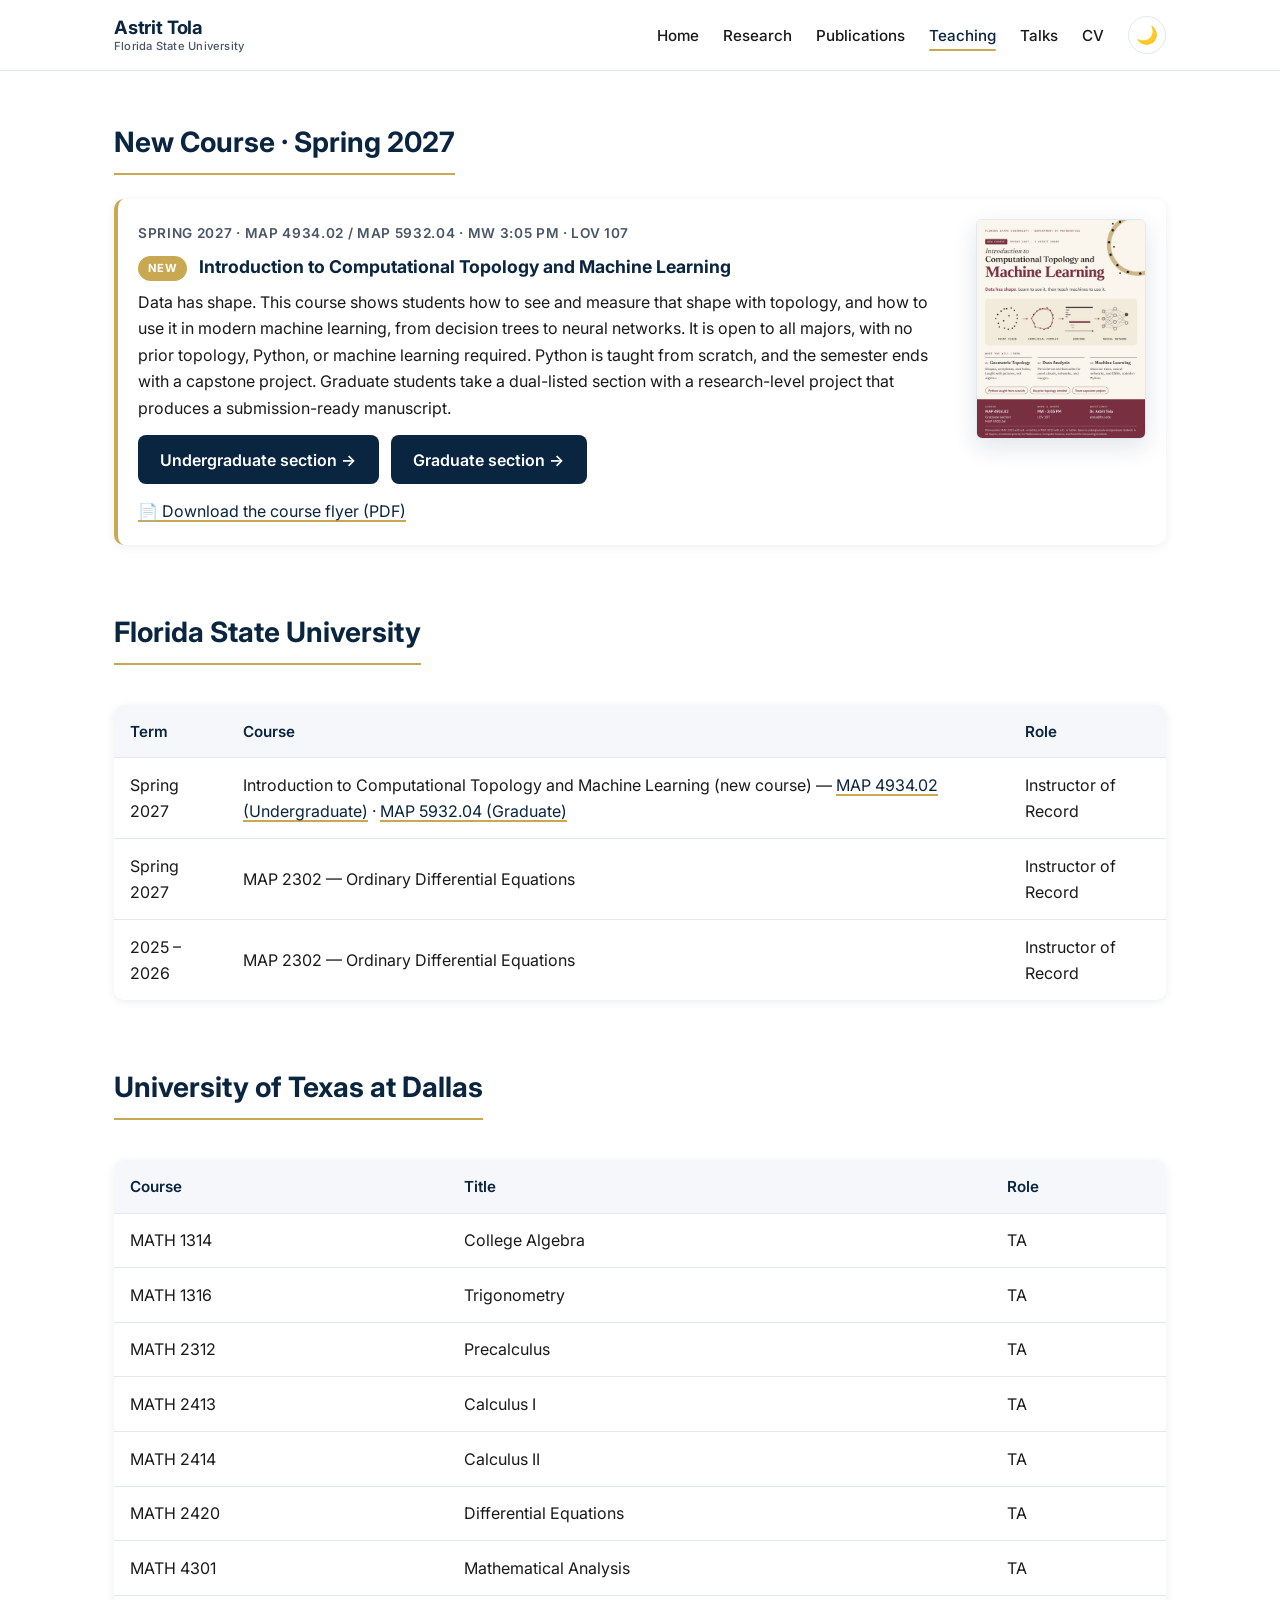
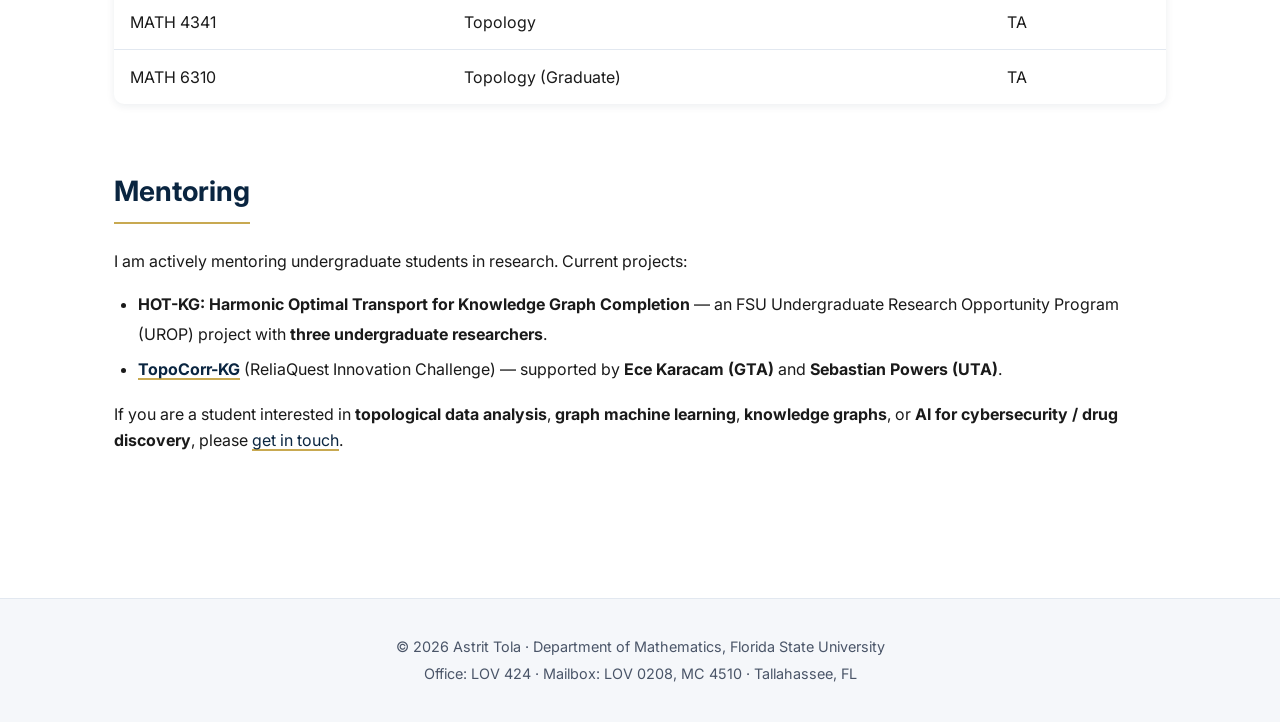
<file: teaching.html>
<!DOCTYPE html>
<html lang="en">
<head>
<meta charset="UTF-8">
<meta name="viewport" content="width=device-width, initial-scale=1.0">
<title>Teaching | Astrit Tola</title>
<link rel="preconnect" href="https://fonts.googleapis.com">
<link rel="preconnect" href="https://fonts.gstatic.com" crossorigin>
<link href="https://fonts.googleapis.com/css2?family=Inter:wght@400;500;600;700&amp;display=swap" rel="stylesheet">
<link rel="stylesheet" href="assets/css/style.css">
</head>
<body>

<nav class="navbar">
  <div class="nav-container">
    <a href="index.html" class="nav-brand">Astrit Tola<small>Florida State University</small></a>
    <button class="menu-toggle" id="menuToggle">☰</button>
    <ul class="nav-links" id="navLinks">
      <li><a href="index.html">Home</a></li>
      <li><a href="research.html">Research</a></li>
      <li><a href="publications.html">Publications</a></li>
      <li><a href="teaching.html" class="active">Teaching</a></li>
      <li><a href="talks.html">Talks</a></li>
      <li><a href="cv.html">CV</a></li>
      <li><button class="theme-toggle" id="themeToggle">🌙</button></li>
    </ul>
  </div>
</nav>

<main>

<section>
  <h2 class="section-title">New Course · Spring 2027</h2>
  <div class="news-item course-feature with-flyer">
    <div>
      <span class="news-date">Spring 2027 · MAP 4934.02 / MAP 5932.04 · MW 3:05 PM · LOV 107</span>
      <h3><span class="news-badge">New</span> Introduction to Computational Topology and Machine Learning</h3>
      <p>Data has shape. This course shows students how to see and measure that shape with topology, and how to use it in modern machine learning, from decision trees to neural networks. It is open to all majors, with no prior topology, Python, or machine learning required. Python is taught from scratch, and the semester ends with a capstone project. Graduate students take a dual-listed section with a research-level project that produces a submission-ready manuscript.</p>
      <div class="btns">
        <a class="btn-primary" href="ctml-undergrad.html">Undergraduate section →</a>
        <a class="btn-primary" href="ctml-grad.html">Graduate section →</a>
      </div>
      <p style="margin-top:.9rem;"><a href="assets/courses/ctml-flyer.pdf" download>📄 Download the course flyer (PDF)</a></p>
    </div>
    <a href="assets/courses/ctml-flyer.pdf" target="_blank" rel="noopener" class="flyer-thumb"><img src="assets/courses/ctml-flyer.jpg" alt="Course flyer for Introduction to Computational Topology and Machine Learning, Spring 2027" width="900" height="1165" loading="lazy"></a>
  </div>
</section>

<section>
  <h2 class="section-title">Florida State University</h2>
  <table class="teaching-table">
    <thead>
      <tr><th>Term</th><th>Course</th><th>Role</th></tr>
    </thead>
    <tbody>
      <tr><td>Spring 2027</td><td>Introduction to Computational Topology and Machine Learning (new course) — <a href="ctml-undergrad.html">MAP 4934.02 (Undergraduate)</a> · <a href="ctml-grad.html">MAP 5932.04 (Graduate)</a></td><td>Instructor of Record</td></tr>
      <tr><td>Spring 2027</td><td>MAP 2302 — Ordinary Differential Equations</td><td>Instructor of Record</td></tr>
      <tr><td>2025 – 2026</td><td>MAP 2302 — Ordinary Differential Equations</td><td>Instructor of Record</td></tr>
    </tbody>
  </table>
</section>

<section>
  <h2 class="section-title">University of Texas at Dallas</h2>
  <table class="teaching-table">
    <thead>
      <tr><th>Course</th><th>Title</th><th>Role</th></tr>
    </thead>
    <tbody>
      <tr><td>MATH 1314</td><td>College Algebra</td><td>TA</td></tr>
      <tr><td>MATH 1316</td><td>Trigonometry</td><td>TA</td></tr>
      <tr><td>MATH 2312</td><td>Precalculus</td><td>TA</td></tr>
      <tr><td>MATH 2413</td><td>Calculus I</td><td>TA</td></tr>
      <tr><td>MATH 2414</td><td>Calculus II</td><td>TA</td></tr>
      <tr><td>MATH 2420</td><td>Differential Equations</td><td>TA</td></tr>
      <tr><td>MATH 4301</td><td>Mathematical Analysis</td><td>TA</td></tr>
      <tr><td>MATH 4341</td><td>Topology</td><td>TA</td></tr>
      <tr><td>MATH 6310</td><td>Topology (Graduate)</td><td>TA</td></tr>
    </tbody>
  </table>
</section>

<section>
  <h2 class="section-title">Mentoring</h2>
  <p>I am actively mentoring undergraduate students in research. Current projects:</p>
  <ul class="prose-list">
    <li><strong>HOT-KG: Harmonic Optimal Transport for Knowledge Graph Completion</strong> — an FSU Undergraduate Research Opportunity Program (UROP) project with <strong>three undergraduate researchers</strong>.</li>
    <li><a href="topocorr-kg.html"><strong>TopoCorr-KG</strong></a> (ReliaQuest Innovation Challenge) — supported by <strong>Ece Karacam (GTA)</strong> and <strong>Sebastian Powers (UTA)</strong>.</li>
  </ul>
  <p style="margin-top:0.75rem;">If you are a student interested in <strong>topological data analysis</strong>, <strong>graph machine learning</strong>, <strong>knowledge graphs</strong>, or <strong>AI for cybersecurity / drug discovery</strong>, please <a href="mailto:atola@fsu.edu">get in touch</a>.</p>
</section>

</main>

<footer>
  <p>© 2026 Astrit Tola · Department of Mathematics, Florida State University</p>
  <p>Office: LOV 424 · Mailbox: LOV 0208, MC 4510 · Tallahassee, FL</p>
</footer>

<script src="assets/js/main.js"></script>
</body>
</html>
</file>
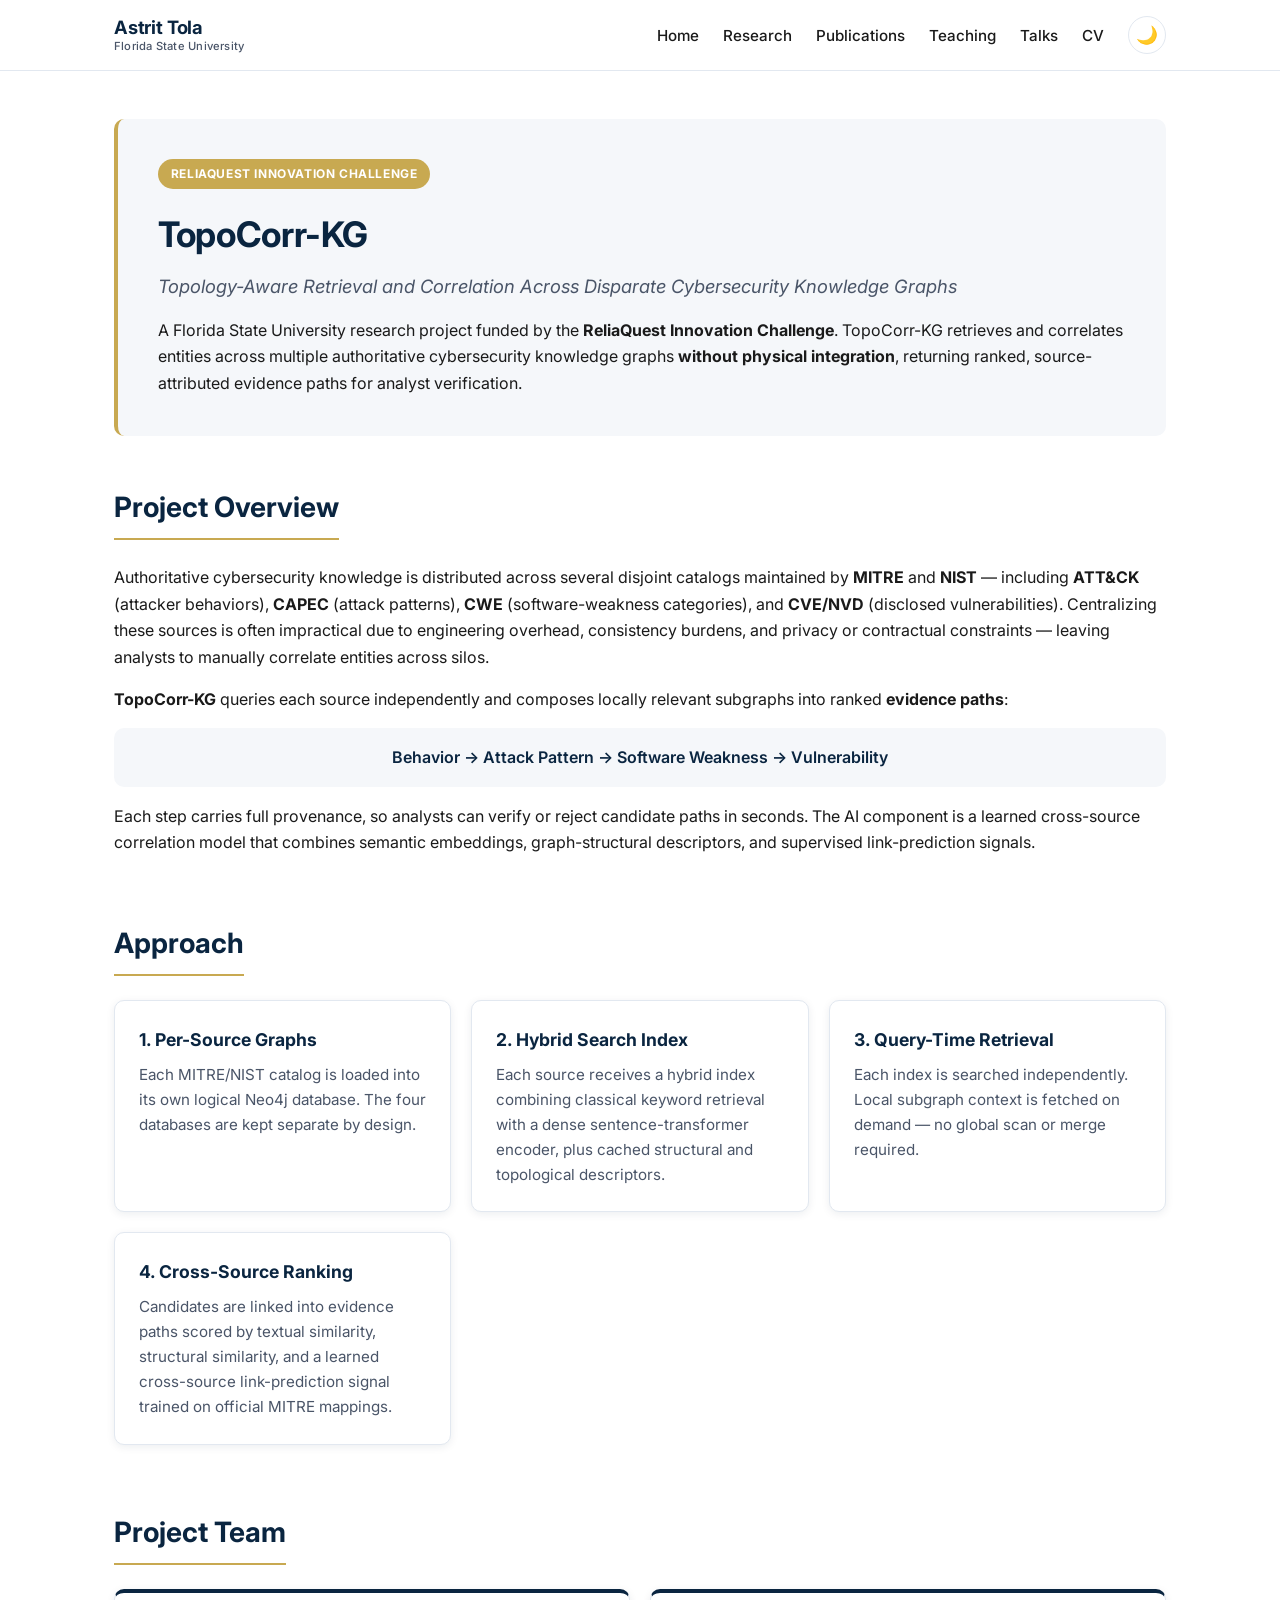
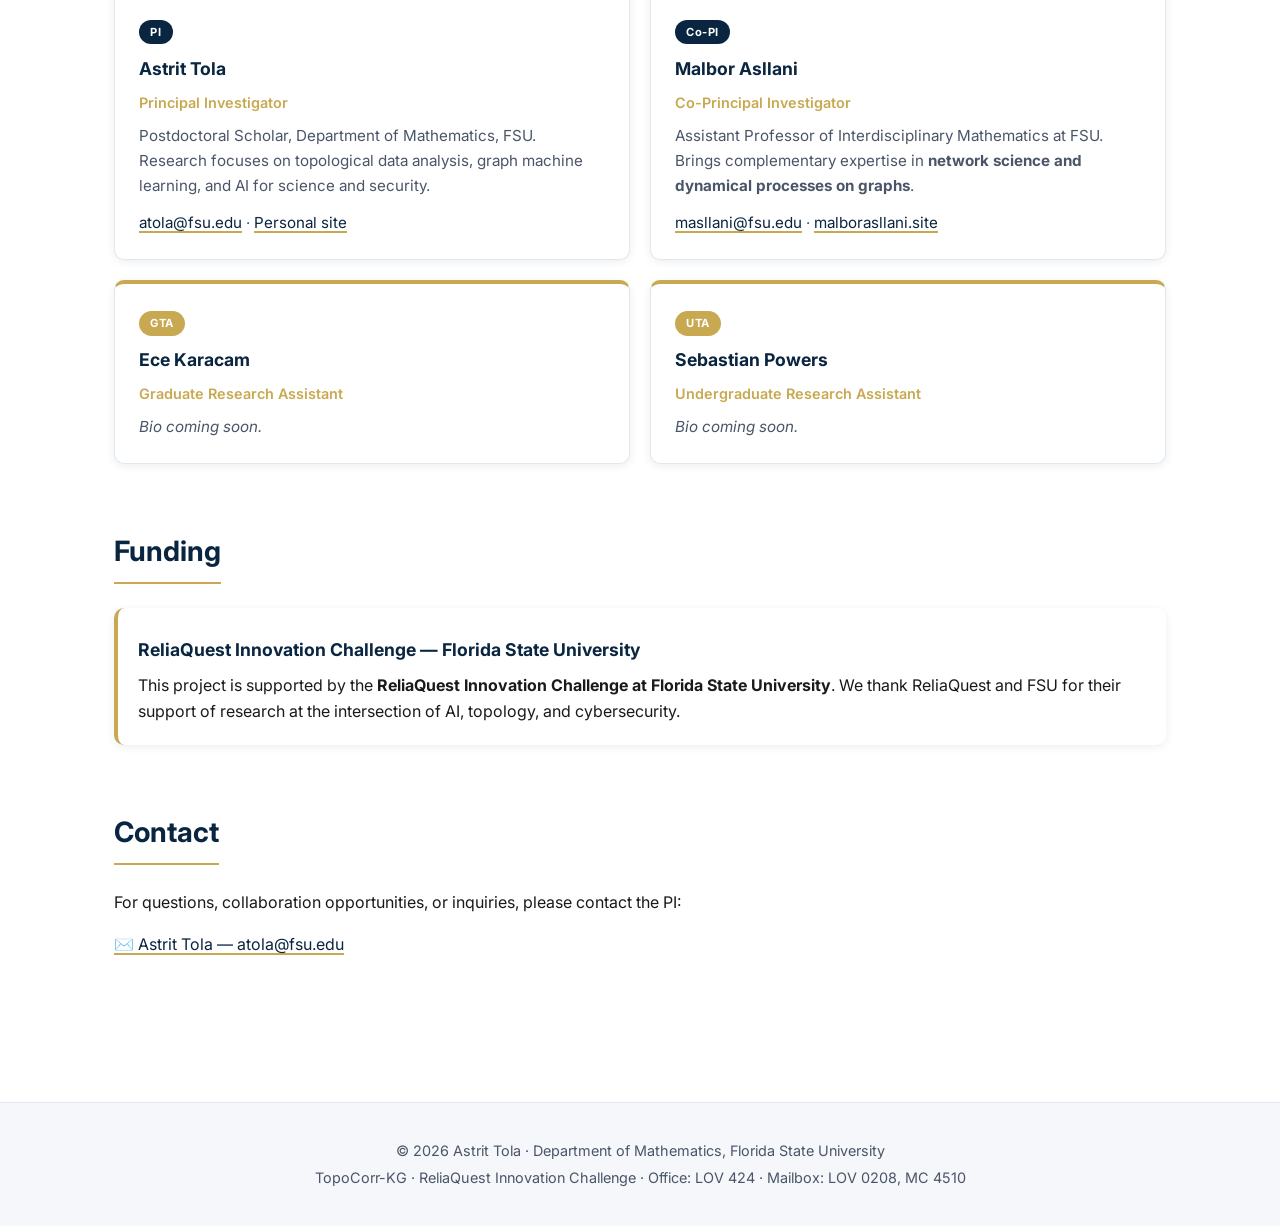
<file: topocorr-kg.html>
<!DOCTYPE html>
<html lang="en">
<head>
<meta charset="UTF-8">
<meta name="viewport" content="width=device-width, initial-scale=1.0">
<title>TopoCorr-KG | Astrit Tola</title>
<meta name="description" content="TopoCorr-KG: Topology-Aware Retrieval and Correlation Across Disparate Cybersecurity Knowledge Graphs. ReliaQuest Innovation Challenge at FSU.">
<link rel="preconnect" href="https://fonts.googleapis.com">
<link rel="preconnect" href="https://fonts.gstatic.com" crossorigin>
<link href="https://fonts.googleapis.com/css2?family=Inter:wght@400;500;600;700&display=swap" rel="stylesheet">
<link rel="stylesheet" href="assets/css/style.css">
<style>
.team-grid {
  display: grid;
  grid-template-columns: repeat(2, 1fr);
  gap: 1.25rem;
}
@media (max-width: 700px) {
  .team-grid { grid-template-columns: 1fr; }
}
</style>
</head>
<body>

<nav class="navbar">
<div class="nav-container">
<a href="index.html" class="nav-brand">Astrit Tola<small>Florida State University</small></a>
<button class="menu-toggle" id="menuToggle">☰</button>
<ul class="nav-links" id="navLinks">
<li><a href="index.html">Home</a></li>
<li><a href="research.html">Research</a></li>
<li><a href="publications.html">Publications</a></li>
<li><a href="teaching.html">Teaching</a></li>
<li><a href="talks.html">Talks</a></li>
<li><a href="cv.html">CV</a></li>
<li><button class="theme-toggle" id="themeToggle">🌙</button></li>
</ul>
</div>
</nav>

<main>

<section style="background:var(--bg-soft);border-radius:var(--radius);padding:2.5rem;margin-bottom:3rem;border-left:4px solid var(--accent);">
<div style="display:inline-block;background:var(--accent);color:#fff;padding:0.3rem 0.8rem;border-radius:999px;font-size:0.75rem;font-weight:700;letter-spacing:0.05em;text-transform:uppercase;margin-bottom:1rem;">ReliaQuest Innovation Challenge</div>
<h1 style="font-size:2.2rem;color:var(--primary);margin-bottom:0.5rem;letter-spacing:-0.01em;">TopoCorr-KG</h1>
<p style="font-size:1.15rem;color:var(--text-soft);margin-bottom:1rem;font-style:italic;">Topology-Aware Retrieval and Correlation Across Disparate Cybersecurity Knowledge Graphs</p>
<p style="color:var(--text);">A Florida State University research project funded by the <strong>ReliaQuest Innovation Challenge</strong>. TopoCorr-KG retrieves and correlates entities across multiple authoritative cybersecurity knowledge graphs <strong>without physical integration</strong>, returning ranked, source-attributed evidence paths for analyst verification.</p>
</section>

<section>
<h2 class="section-title">Project Overview</h2>
<p>Authoritative cybersecurity knowledge is distributed across several disjoint catalogs maintained by <strong>MITRE</strong> and <strong>NIST</strong> — including <strong>ATT&amp;CK</strong> (attacker behaviors), <strong>CAPEC</strong> (attack patterns), <strong>CWE</strong> (software-weakness categories), and <strong>CVE/NVD</strong> (disclosed vulnerabilities). Centralizing these sources is often impractical due to engineering overhead, consistency burdens, and privacy or contractual constraints — leaving analysts to manually correlate entities across silos.</p>
<p style="margin-top:1rem;"><strong>TopoCorr-KG</strong> queries each source independently and composes locally relevant subgraphs into ranked <strong>evidence paths</strong>:</p>
<p style="text-align:center;font-weight:600;color:var(--primary);background:var(--bg-soft);padding:1rem;border-radius:var(--radius);margin:1rem 0;">Behavior → Attack Pattern → Software Weakness → Vulnerability</p>
<p>Each step carries full provenance, so analysts can verify or reject candidate paths in seconds. The AI component is a learned cross-source correlation model that combines semantic embeddings, graph-structural descriptors, and supervised link-prediction signals.</p>
</section>

<section>
<h2 class="section-title">Approach</h2>
<div class="card-grid">
<div class="card">
<h3>1. Per-Source Graphs</h3>
<p>Each MITRE/NIST catalog is loaded into its own logical Neo4j database. The four databases are kept separate by design.</p>
</div>
<div class="card">
<h3>2. Hybrid Search Index</h3>
<p>Each source receives a hybrid index combining classical keyword retrieval with a dense sentence-transformer encoder, plus cached structural and topological descriptors.</p>
</div>
<div class="card">
<h3>3. Query-Time Retrieval</h3>
<p>Each index is searched independently. Local subgraph context is fetched on demand — no global scan or merge required.</p>
</div>
<div class="card">
<h3>4. Cross-Source Ranking</h3>
<p>Candidates are linked into evidence paths scored by textual similarity, structural similarity, and a learned cross-source link-prediction signal trained on official MITRE mappings.</p>
</div>
</div>
</section>

<section>
<h2 class="section-title">Project Team</h2>
<div class="team-grid">

<div class="card" style="border-top:4px solid var(--primary);">
<div style="display:inline-block;background:var(--primary);color:#fff;font-size:0.7rem;font-weight:700;padding:0.2rem 0.7rem;border-radius:999px;letter-spacing:0.05em;margin-bottom:0.6rem;">PI</div>
<h3>Astrit Tola</h3>
<p style="color:var(--accent);font-weight:600;font-size:0.9rem;margin-bottom:0.5rem;">Principal Investigator</p>
<p>Postdoctoral Scholar, Department of Mathematics, FSU. Research focuses on topological data analysis, graph machine learning, and AI for science and security.</p>
<p style="margin-top:0.75rem;"><a href="mailto:atola@fsu.edu">atola@fsu.edu</a> · <a href="index.html">Personal site</a></p>
</div>

<div class="card" style="border-top:4px solid var(--primary);">
<div style="display:inline-block;background:var(--primary);color:#fff;font-size:0.7rem;font-weight:700;padding:0.2rem 0.7rem;border-radius:999px;letter-spacing:0.05em;margin-bottom:0.6rem;">Co-PI</div>
<h3>Malbor Asllani</h3>
<p style="color:var(--accent);font-weight:600;font-size:0.9rem;margin-bottom:0.5rem;">Co-Principal Investigator</p>
<p>Assistant Professor of Interdisciplinary Mathematics at FSU. Brings complementary expertise in <strong>network science and dynamical processes on graphs</strong>.</p>
<p style="margin-top:0.75rem;"><a href="mailto:masllani@fsu.edu">masllani@fsu.edu</a> · <a href="https://malborasllani.site" target="_blank" rel="noopener">malborasllani.site</a></p>
</div>

<div class="card" style="border-top:4px solid var(--accent);">
<div style="display:inline-block;background:var(--accent);color:#fff;font-size:0.7rem;font-weight:700;padding:0.2rem 0.7rem;border-radius:999px;letter-spacing:0.05em;margin-bottom:0.6rem;">GTA</div>
<h3>Ece Karacam</h3>
<p style="color:var(--accent);font-weight:600;font-size:0.9rem;margin-bottom:0.5rem;">Graduate Research Assistant</p>
<p style="color:var(--text-soft);font-style:italic;">Bio coming soon.</p>
</div>

<div class="card" style="border-top:4px solid var(--accent);">
<div style="display:inline-block;background:var(--accent);color:#fff;font-size:0.7rem;font-weight:700;padding:0.2rem 0.7rem;border-radius:999px;letter-spacing:0.05em;margin-bottom:0.6rem;">UTA</div>
<h3>Sebastian Powers</h3>
<p style="color:var(--accent);font-weight:600;font-size:0.9rem;margin-bottom:0.5rem;">Undergraduate Research Assistant</p>
<p style="color:var(--text-soft);font-style:italic;">Bio coming soon.</p>
</div>

</div>
</section>

<section>
<h2 class="section-title">Funding</h2>
<div class="news-item">
<h3>ReliaQuest Innovation Challenge — Florida State University</h3>
<p>This project is supported by the <strong>ReliaQuest Innovation Challenge at Florida State University</strong>. We thank ReliaQuest and FSU for their support of research at the intersection of AI, topology, and cybersecurity.</p>
</div>
</section>

<section>
<h2 class="section-title">Contact</h2>
<p>For questions, collaboration opportunities, or inquiries, please contact the PI:</p>
<p style="margin-top:1rem;"><a href="mailto:atola@fsu.edu?subject=TopoCorr-KG%20Inquiry">✉️ Astrit Tola — atola@fsu.edu</a></p>
</section>

</main>

<footer>
<p>© 2026 Astrit Tola · Department of Mathematics, Florida State University</p>
<p>TopoCorr-KG · ReliaQuest Innovation Challenge · Office: LOV 424 · Mailbox: LOV 0208, MC 4510</p>
</footer>

<script src="assets/js/main.js"></script>
</body>
</html>
</file>
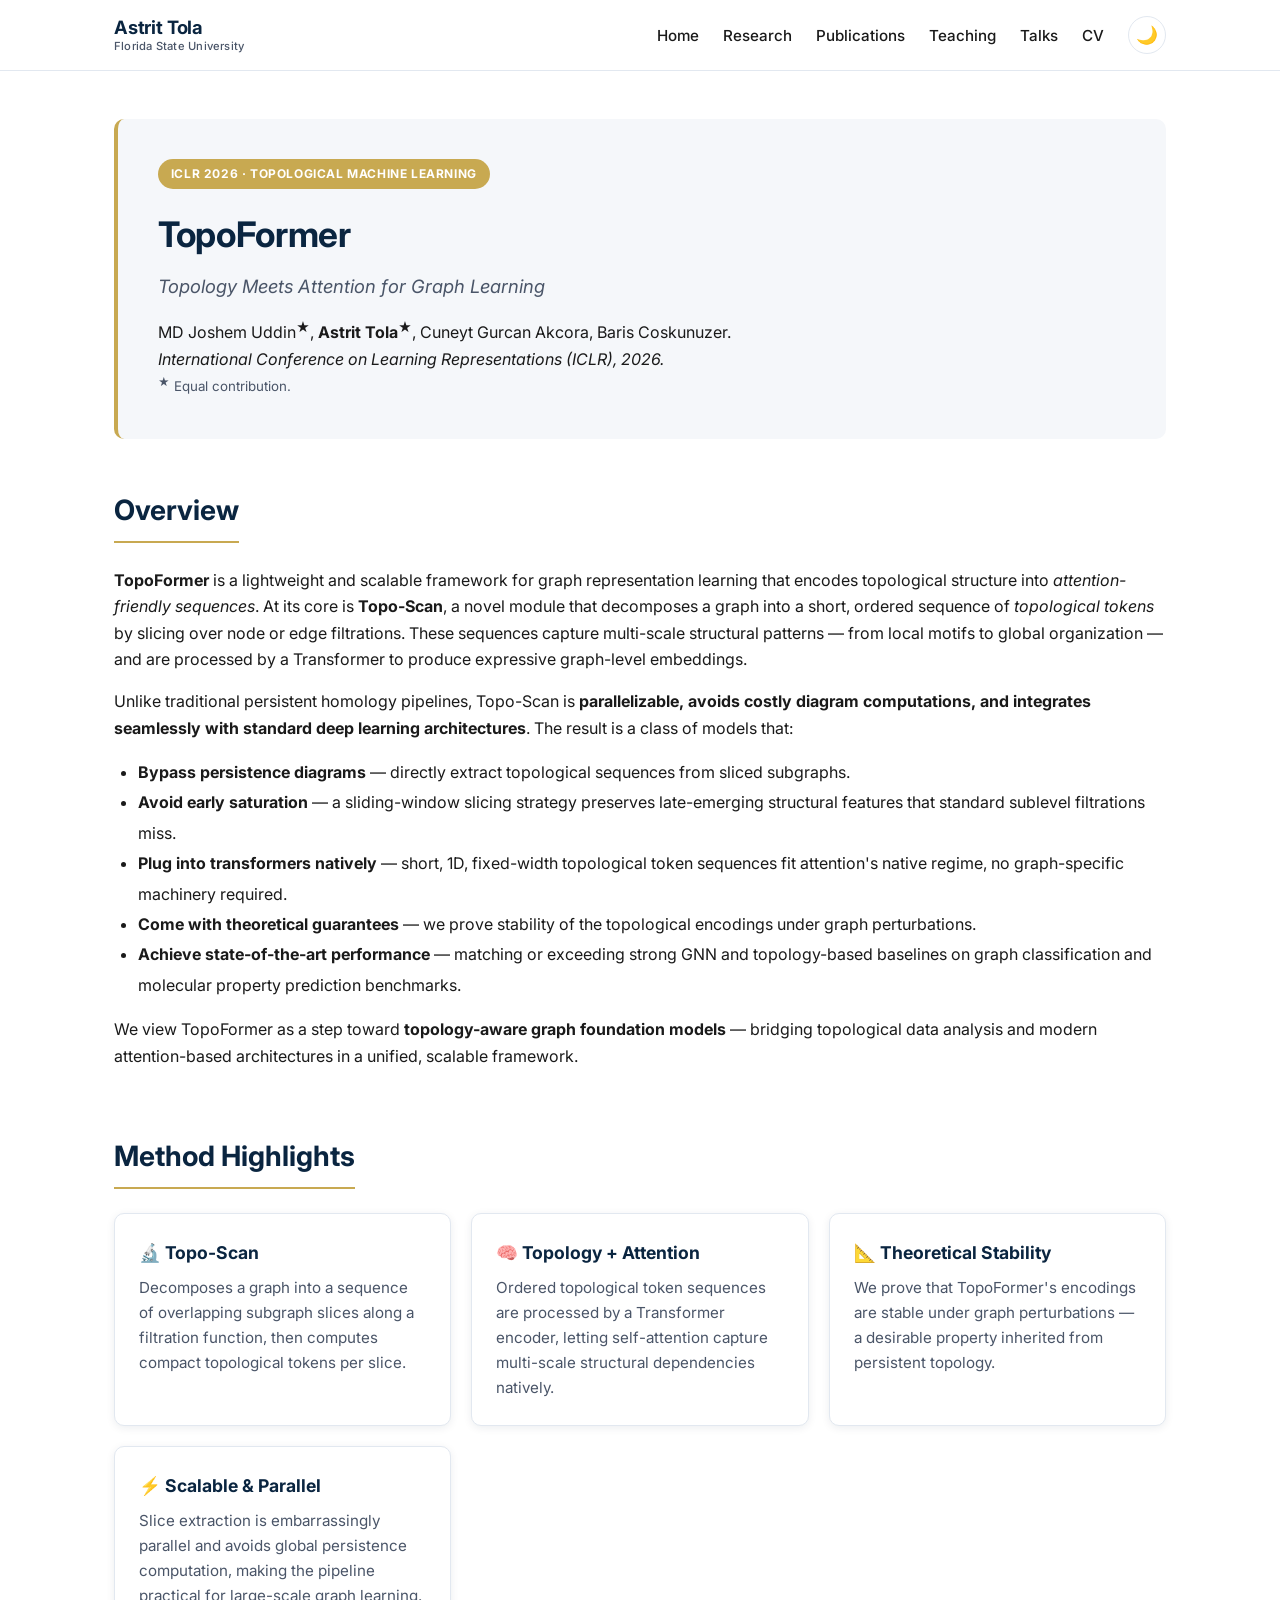
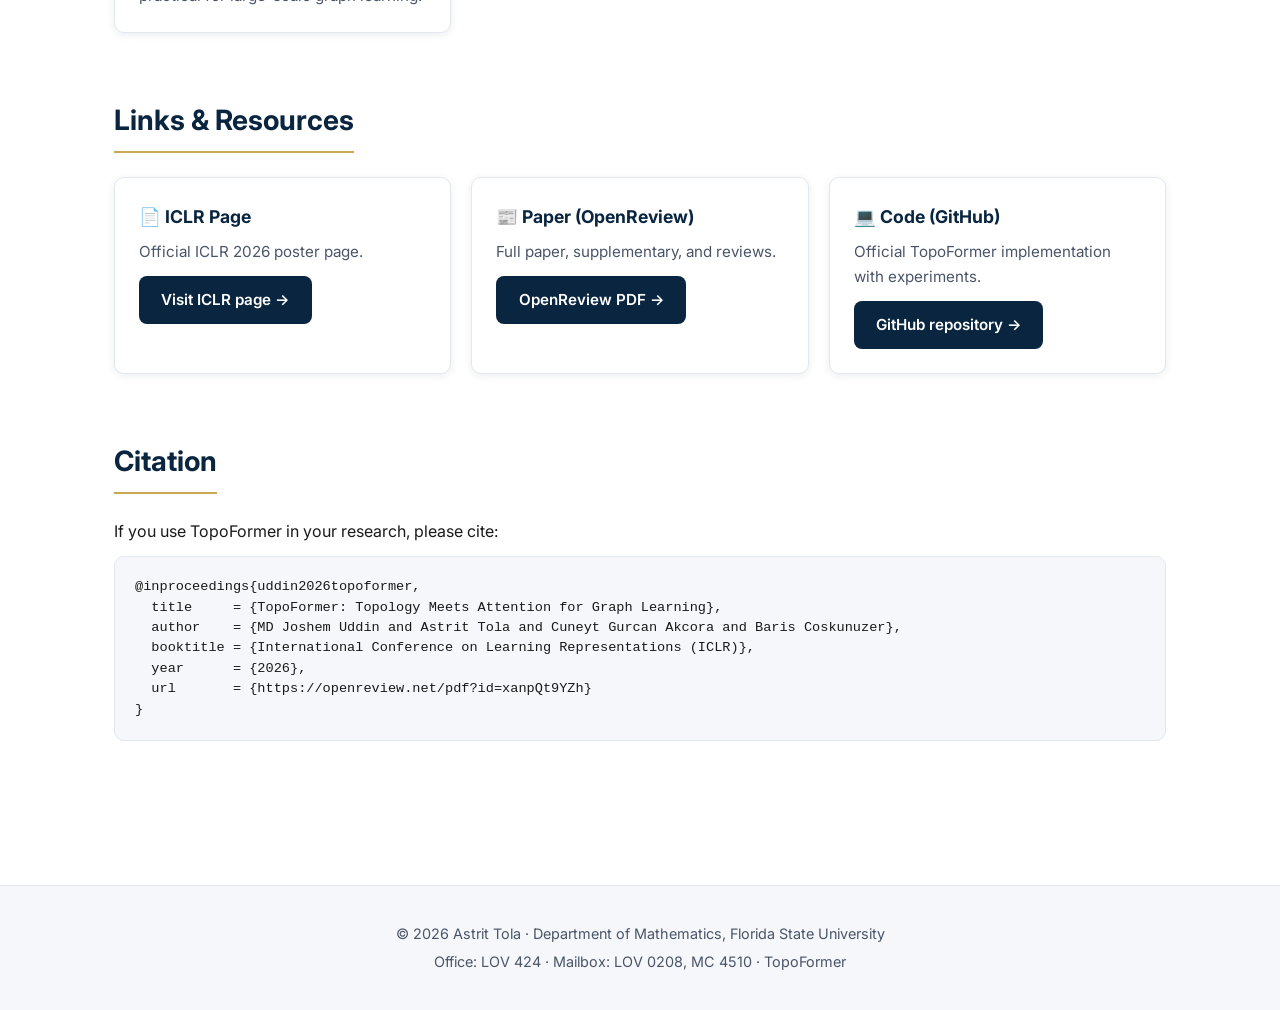
<file: topoformer.html>
<!DOCTYPE html>
<html lang="en">
<head>
<meta charset="UTF-8">
<meta name="viewport" content="width=device-width, initial-scale=1.0">
<title>TopoFormer | Astrit Tola</title>
<meta name="description" content="TopoFormer: Topology Meets Attention for Graph Learning — a lightweight, scalable framework integrating topology with Transformers. ICLR 2026.">
<link rel="preconnect" href="https://fonts.googleapis.com">
<link rel="preconnect" href="https://fonts.gstatic.com" crossorigin>
<link href="https://fonts.googleapis.com/css2?family=Inter:wght@400;500;600;700&amp;display=swap" rel="stylesheet">
<link rel="stylesheet" href="assets/css/style.css">
</head>
<body>

<nav class="navbar">
<div class="nav-container">
<a href="index.html" class="nav-brand">Astrit Tola<small>Florida State University</small></a>
<button class="menu-toggle" id="menuToggle">☰</button>
<ul class="nav-links" id="navLinks">
<li><a href="index.html">Home</a></li>
<li><a href="research.html">Research</a></li>
<li><a href="publications.html">Publications</a></li>
<li><a href="teaching.html">Teaching</a></li>
<li><a href="talks.html">Talks</a></li>
<li><a href="cv.html">CV</a></li>
<li><button class="theme-toggle" id="themeToggle">🌙</button></li>
</ul>
</div>
</nav>

<main>

<section style="background:var(--bg-soft);border-radius:var(--radius);padding:2.5rem;margin-bottom:3rem;border-left:4px solid var(--accent);">
<div style="display:inline-block;background:var(--accent);color:#fff;padding:0.3rem 0.8rem;border-radius:999px;font-size:0.75rem;font-weight:700;letter-spacing:0.05em;text-transform:uppercase;margin-bottom:1rem;">ICLR 2026 · Topological Machine Learning</div>
<h1 style="font-size:2.2rem;color:var(--primary);margin-bottom:0.5rem;letter-spacing:-0.01em;">TopoFormer</h1>
<p style="font-size:1.15rem;color:var(--text-soft);margin-bottom:1rem;font-style:italic;">Topology Meets Attention for Graph Learning</p>
<p style="color:var(--text);">MD Joshem Uddin<sup>★</sup>, <strong>Astrit Tola</strong><sup>★</sup>, Cuneyt Gurcan Akcora, Baris Coskunuzer.<br><em>International Conference on Learning Representations (ICLR), 2026.</em><br><small style="color:var(--text-soft);"><sup>★</sup> Equal contribution.</small></p>
</section>

<section>
<h2 class="section-title">Overview</h2>
<p><strong>TopoFormer</strong> is a lightweight and scalable framework for graph representation learning that encodes topological structure into <em>attention-friendly sequences</em>. At its core is <strong>Topo-Scan</strong>, a novel module that decomposes a graph into a short, ordered sequence of <em>topological tokens</em> by slicing over node or edge filtrations. These sequences capture multi-scale structural patterns — from local motifs to global organization — and are processed by a Transformer to produce expressive graph-level embeddings.</p>
<p style="margin-top:1rem;">Unlike traditional persistent homology pipelines, Topo-Scan is <strong>parallelizable, avoids costly diagram computations, and integrates seamlessly with standard deep learning architectures</strong>. The result is a class of models that:</p>
<ul style="margin:1rem 0 1rem 1.5rem;line-height:1.9;">
<li><strong>Bypass persistence diagrams</strong> — directly extract topological sequences from sliced subgraphs.</li>
<li><strong>Avoid early saturation</strong> — a sliding-window slicing strategy preserves late-emerging structural features that standard sublevel filtrations miss.</li>
<li><strong>Plug into transformers natively</strong> — short, 1D, fixed-width topological token sequences fit attention's native regime, no graph-specific machinery required.</li>
<li><strong>Come with theoretical guarantees</strong> — we prove stability of the topological encodings under graph perturbations.</li>
<li><strong>Achieve state-of-the-art performance</strong> — matching or exceeding strong GNN and topology-based baselines on graph classification and molecular property prediction benchmarks.</li>
</ul>
<p>We view TopoFormer as a step toward <strong>topology-aware graph foundation models</strong> — bridging topological data analysis and modern attention-based architectures in a unified, scalable framework.</p>
</section>

<section>
<h2 class="section-title">Method Highlights</h2>
<div class="card-grid">
<div class="card">
<h3>🔬 Topo-Scan</h3>
<p>Decomposes a graph into a sequence of overlapping subgraph slices along a filtration function, then computes compact topological tokens per slice.</p>
</div>
<div class="card">
<h3>🧠 Topology + Attention</h3>
<p>Ordered topological token sequences are processed by a Transformer encoder, letting self-attention capture multi-scale structural dependencies natively.</p>
</div>
<div class="card">
<h3>📐 Theoretical Stability</h3>
<p>We prove that TopoFormer's encodings are stable under graph perturbations — a desirable property inherited from persistent topology.</p>
</div>
<div class="card">
<h3>⚡ Scalable &amp; Parallel</h3>
<p>Slice extraction is embarrassingly parallel and avoids global persistence computation, making the pipeline practical for large-scale graph learning.</p>
</div>
</div>
</section>

<section>
<h2 class="section-title">Links &amp; Resources</h2>
<div class="card-grid">
<div class="card">
<h3>📄 ICLR Page</h3>
<p>Official ICLR 2026 poster page.</p>
<p style="margin-top:0.75rem;"><a class="btn-primary" href="https://iclr.cc/virtual/2026/poster/10006631" target="_blank" rel="noopener">Visit ICLR page →</a></p>
</div>
<div class="card">
<h3>📰 Paper (OpenReview)</h3>
<p>Full paper, supplementary, and reviews.</p>
<p style="margin-top:0.75rem;"><a class="btn-primary" href="https://openreview.net/pdf?id=xanpQt9YZh" target="_blank" rel="noopener">OpenReview PDF →</a></p>
</div>
<div class="card">
<h3>💻 Code (GitHub)</h3>
<p>Official TopoFormer implementation with experiments.</p>
<p style="margin-top:0.75rem;"><a class="btn-primary" href="https://github.com/joshem163/TOPOFORMER" target="_blank" rel="noopener">GitHub repository →</a></p>
</div>
</div>
</section>

<section>
<h2 class="section-title">Citation</h2>
<p>If you use TopoFormer in your research, please cite:</p>
<pre style="background:var(--bg-soft);border:1px solid var(--border);border-radius:var(--radius);padding:1.25rem;overflow-x:auto;font-size:0.85rem;line-height:1.5;margin-top:0.75rem;">@inproceedings{uddin2026topoformer,
  title     = {TopoFormer: Topology Meets Attention for Graph Learning},
  author    = {MD Joshem Uddin and Astrit Tola and Cuneyt Gurcan Akcora and Baris Coskunuzer},
  booktitle = {International Conference on Learning Representations (ICLR)},
  year      = {2026},
  url       = {https://openreview.net/pdf?id=xanpQt9YZh}
}</pre>
</section>

</main>

<footer>
<p>© 2026 Astrit Tola · Department of Mathematics, Florida State University</p>
<p>Office: LOV 424 · Mailbox: LOV 0208, MC 4510 · TopoFormer</p>
</footer>

<script src="assets/js/main.js"></script>
</body>
</html>
</file>
<file: assets/css/style.css>
/* ============================================
   Astrit Tola — Personal Site
   Classic Navy/White + Dark Mode
   ============================================ */

/* ===== Root Variables: Light ===== */
:root {
  --bg: #ffffff;
  --bg-soft: #f5f7fa;
  --text: #1a1a1a;
  --text-soft: #4a5568;
  --primary: #0a2540;
  --primary-hover: #163a66;
  --accent: #c8a951;
  --border: #e2e8f0;
  --card-bg: #ffffff;
  --shadow: 0 2px 8px rgba(10, 37, 64, 0.08);
  --shadow-lg: 0 8px 24px rgba(10, 37, 64, 0.12);
  --radius: 10px;
  --font: 'Inter', -apple-system, BlinkMacSystemFont, 'Segoe UI', Roboto, sans-serif;
}

/* ===== Dark Mode ===== */
[data-theme="dark"] {
  --bg: #0d1421;
  --bg-soft: #131c2e;
  --text: #e8eaed;
  --text-soft: #a0aec0;
  --primary: #4a90e2;
  --primary-hover: #6aa9f0;
  --accent: #d4b86a;
  --border: #1f2a3f;
  --card-bg: #131c2e;
  --shadow: 0 2px 8px rgba(0, 0, 0, 0.3);
  --shadow-lg: 0 8px 24px rgba(0, 0, 0, 0.5);
}

* { margin: 0; padding: 0; box-sizing: border-box; }
html { scroll-behavior: smooth; }
body {
  font-family: var(--font);
  background: var(--bg);
  color: var(--text);
  line-height: 1.65;
  transition: background 0.3s ease, color 0.3s ease;
}

/* ===== Links ===== */
a {
  color: var(--primary);
  text-decoration: underline;
  text-decoration-color: var(--accent);
  text-decoration-thickness: 2px;
  text-underline-offset: 3px;
}
a:hover {
  color: var(--accent);
}

/* Card titles that are links — make them clearly clickable, always */
.card h3 a,
.pub-title a {
  color: var(--primary);
  text-decoration: underline;
  text-decoration-color: var(--accent);
  text-decoration-thickness: 2px;
  text-underline-offset: 4px;
}
.card h3 a:hover,
.pub-title a:hover {
  color: var(--accent);
}

/* Only these UI elements should stay clean (no underline) — they're already styled as buttons/pills/nav */
.nav-brand,
.nav-links a,
.social-links a,
.pub-links a,
.btn-primary {
  text-decoration: none;
}

/* ===== Make in-card author/inline links subtly underlined on hover only ===== */
.card a:not(.btn-primary):hover,
.pub-item a:hover {
  text-decoration: underline;
  text-decoration-color: var(--accent);
  text-decoration-thickness: 2px;
  text-underline-offset: 3px;
}
img { max-width: 100%; display: block; }

/* ===== Navigation ===== */
.navbar {
  position: sticky;
  top: 0;
  z-index: 100;
  background: var(--bg);
  border-bottom: 1px solid var(--border);
  backdrop-filter: blur(10px);
}
.nav-container {
  max-width: 1100px;
  margin: 0 auto;
  padding: 1rem 1.5rem;
  display: flex;
  justify-content: space-between;
  align-items: center;
}
.nav-brand {
  font-weight: 700;
  font-size: 1.15rem;
  color: var(--primary);
  letter-spacing: -0.01em;
  line-height: 1.2;
}
.nav-brand small {
  display: block;
  font-size: 0.7rem;
  color: var(--text-soft);
  font-weight: 500;
  letter-spacing: 0.02em;
  margin-top: 2px;
}
.nav-links {
  display: flex;
  gap: 1.5rem;
  list-style: none;
  align-items: center;
}
.nav-links a {
  color: var(--text);
  font-weight: 500;
  font-size: 0.95rem;
  position: relative;
}
.nav-links a.active,
.nav-links a:hover { color: var(--primary); }
.nav-links a.active::after {
  content: '';
  position: absolute;
  bottom: -6px;
  left: 0;
  right: 0;
  height: 2px;
  background: var(--accent);
  border-radius: 2px;
}

.theme-toggle {
  background: none;
  border: 1px solid var(--border);
  color: var(--text);
  width: 38px;
  height: 38px;
  border-radius: 50%;
  cursor: pointer;
  display: flex;
  align-items: center;
  justify-content: center;
  font-size: 1.1rem;
  transition: all 0.2s;
}
.theme-toggle:hover { background: var(--bg-soft); transform: scale(1.05); }

.menu-toggle {
  display: none;
  background: none;
  border: none;
  font-size: 1.5rem;
  color: var(--text);
  cursor: pointer;
}

/* ===== Layout ===== */
main { max-width: 1100px; margin: 0 auto; padding: 3rem 1.5rem 5rem; }
section { margin-bottom: 4rem; }
.section-title {
  font-size: 1.75rem;
  font-weight: 700;
  color: var(--primary);
  margin-bottom: 1.5rem;
  padding-bottom: 0.5rem;
  border-bottom: 2px solid var(--accent);
  display: inline-block;
}

/* ===== Hero ===== */
.hero {
  display: grid;
  grid-template-columns: 1fr 300px;
  gap: 3rem;
  align-items: center;
  margin-bottom: 3.5rem;
}
.hero h1 {
  font-size: 2.5rem;
  font-weight: 700;
  color: var(--primary);
  margin-bottom: 0.5rem;
  letter-spacing: -0.02em;
}
.hero .subtitle {
  font-size: 1.1rem;
  color: var(--text-soft);
  margin-bottom: 1.25rem;
}

.hero p { margin-bottom: 1rem; color: var(--text); }

.profile-img {
  width: 300px;
  height: 360px;
  border-radius: 50%;
  object-fit: cover;
  object-position: center 20%;
  border: 4px solid var(--bg);
  box-shadow: var(--shadow-lg);
  background: var(--primary);
  display: flex;
  align-items: center;
  justify-content: center;
  color: #fff;
  font-size: 4rem;
  font-weight: 700;
}

/* ===== Social links ===== */
.social-links {
  display: flex;
  gap: 0.75rem;
  margin-top: 1.25rem;
  flex-wrap: wrap;
}
.social-links a {
  display: inline-flex;
  align-items: center;
  gap: 0.4rem;
  padding: 0.5rem 1rem;
  background: var(--bg-soft);
  border-radius: var(--radius);
  font-size: 0.9rem;
  font-weight: 500;
  color: var(--text);
  border: 1px solid var(--border);
}
.social-links a:hover {
  background: var(--primary);
  color: #fff;
  transform: translateY(-1px);
}

/* ===== News / Announcements ===== */
.news-item {
  padding: 1.25rem;
  background: var(--card-bg);
  border-left: 4px solid var(--accent);
  border-radius: var(--radius);
  margin-bottom: 1rem;
  box-shadow: var(--shadow);
}
.news-date {
  font-size: 0.85rem;
  color: var(--text-soft);
  font-weight: 600;
  text-transform: uppercase;
  letter-spacing: 0.05em;
}
.news-item h3 {
  margin: 0.4rem 0 0.5rem;
  color: var(--primary);
  font-size: 1.1rem;
}
.news-badge {
  display: inline-block;
  background: var(--accent);
  color: #fff;
  font-size: 0.7rem;
  font-weight: 700;
  padding: 0.2rem 0.6rem;
  border-radius: 999px;
  margin-right: 0.5rem;
  text-transform: uppercase;
  letter-spacing: 0.05em;
  vertical-align: middle;
}

/* ===== Upcoming events ===== */
.upcoming-list { display: grid; gap: 0.85rem; }
.upcoming-item {
  display: grid;
  grid-template-columns: 84px 1fr;
  gap: 1.1rem;
  align-items: center;
  padding: 1rem 1.25rem;
  background: var(--card-bg);
  border: 1px solid var(--border);
  border-radius: var(--radius);
  box-shadow: var(--shadow);
}
.upcoming-date {
  display: flex;
  flex-direction: column;
  align-items: center;
  justify-content: center;
  padding: 0.5rem 0.25rem;
  border-radius: 8px;
  background: var(--primary);
  color: #fff;
  line-height: 1.15;
  text-align: center;
}
.upcoming-date span { font-size: 0.7rem; text-transform: uppercase; letter-spacing: 0.06em; opacity: 0.85; }
.upcoming-date strong { font-size: 1.15rem; white-space: nowrap; }
.upcoming-item h3 { color: var(--primary); font-size: 1.02rem; margin-bottom: 0.2rem; }
.upcoming-item p { color: var(--text-soft); font-size: 0.93rem; }
.talk-status {
  display: inline-block;
  font-size: 0.7rem;
  font-weight: 700;
  text-transform: uppercase;
  letter-spacing: 0.05em;
  padding: 0.15rem 0.55rem;
  border-radius: 999px;
  background: var(--accent);
  color: #fff;
  margin-right: 0.4rem;
  vertical-align: middle;
}
@media (max-width: 500px) {
  .upcoming-item { grid-template-columns: 68px 1fr; gap: 0.8rem; padding: 0.85rem; align-items: start; }
  .upcoming-date strong { font-size: 0.95rem; }
}

/* ===== Cards ===== */
.card-grid {
  display: grid;
  grid-template-columns: repeat(auto-fit, minmax(260px, 1fr));
  gap: 1.25rem;
}
.card {
  background: var(--card-bg);
  border: 1px solid var(--border);
  border-radius: var(--radius);
  padding: 1.5rem;
  box-shadow: var(--shadow);
  transition: transform 0.2s, box-shadow 0.2s;
}
.card:hover { transform: translateY(-3px); box-shadow: var(--shadow-lg); }
.card h3 { color: var(--primary); margin-bottom: 0.5rem; font-size: 1.1rem; }
.card p { color: var(--text-soft); font-size: 0.95rem; }

/* ===== Publications ===== */
.pub-year {
  font-size: 1.25rem;
  font-weight: 700;
  color: var(--accent);
  margin: 2rem 0 1rem;
  padding-bottom: 0.25rem;
  border-bottom: 1px solid var(--border);
}
.pub-item { padding: 1rem 0; border-bottom: 1px solid var(--border); }
.pub-item:last-child { border-bottom: none; }
.pub-title {
  font-weight: 600;
  color: var(--text);
  display: block;
  margin-bottom: 0.25rem;
  font-size: 1.02rem;
}
.pub-authors { font-size: 0.95rem; color: var(--text-soft); margin-bottom: 0.25rem; }
.pub-authors .me { color: var(--primary); font-weight: 600; }
.pub-venue { font-style: italic; color: var(--text-soft); font-size: 0.9rem; }
.pub-links { margin-top: 0.5rem; }
.pub-links a {
  display: inline-block;
  padding: 0.2rem 0.7rem;
  background: var(--bg-soft);
  border: 1px solid var(--border);
  border-radius: 4px;
  font-size: 0.8rem;
  margin-right: 0.4rem;
  font-weight: 500;
  color: var(--text);
}
.pub-links a:hover { background: var(--primary); color: #fff; }
.note { font-size: 0.9rem; color: var(--text-soft); margin-bottom: 0.5rem; }

/* ===== Teaching table ===== */
.teaching-table {
  width: 100%;
  border-collapse: collapse;
  margin-top: 1rem;
  background: var(--card-bg);
  box-shadow: var(--shadow);
  border-radius: var(--radius);
  overflow: hidden;
}
.teaching-table th, .teaching-table td {
  text-align: left;
  padding: 0.85rem 1rem;
  border-bottom: 1px solid var(--border);
}
.teaching-table th {
  background: var(--bg-soft);
  color: var(--primary);
  font-weight: 600;
  font-size: 0.95rem;
}
.teaching-table tr:last-child td { border-bottom: none; }

/* ===== Buttons ===== */
.btn-primary {
  display: inline-block;
  padding: 0.7rem 1.4rem;
  background: var(--primary);
  color: #fff !important;
  border-radius: 8px;
  font-weight: 600;
  transition: all 0.2s;
}
.btn-primary:hover {
  background: var(--primary-hover);
  color: #fff !important;
  transform: translateY(-1px);
  box-shadow: var(--shadow-lg);
}

/* ===== CV embed ===== */
.cv-embed {
  width: 100%;
  height: 850px;
  border: 1px solid var(--border);
  border-radius: var(--radius);
  margin-top: 1.5rem;
  background: var(--bg-soft);
}

/* ===== Course pages ===== */
.page-hero {
  background: var(--bg-soft);
  border-radius: var(--radius);
  padding: 2.5rem;
  margin-bottom: 3rem;
  border-left: 4px solid var(--accent);
}
.page-hero h1 {
  font-size: 2.2rem;
  color: var(--primary);
  margin-bottom: 0.5rem;
  letter-spacing: -0.01em;
  line-height: 1.2;
}
.page-hero .lede { font-size: 1.1rem; color: var(--text-soft); margin-bottom: 1rem; font-style: italic; }
.pill {
  display: inline-block;
  background: var(--accent);
  color: #fff;
  padding: 0.3rem 0.8rem;
  border-radius: 999px;
  font-size: 0.75rem;
  font-weight: 700;
  letter-spacing: 0.05em;
  text-transform: uppercase;
  margin: 0 0.4rem 1rem 0;
}
.pill.navy { background: var(--primary); }
.section-switch { margin-top: 1rem; font-size: 0.95rem; }
.info-table th { width: 30%; white-space: nowrap; }
.info-table th, .info-table td { vertical-align: top; }
.table-wrap { overflow-x: auto; }
.schedule-table td:first-child { white-space: nowrap; font-weight: 600; color: var(--primary); }
.schedule-table td:last-child { font-size: 0.9rem; color: var(--text-soft); }
.schedule-table .part-row td {
  background: var(--bg-soft);
  color: var(--primary);
  font-weight: 700;
  font-size: 0.85rem;
  text-transform: uppercase;
  letter-spacing: 0.04em;
}
.schedule-table .topic { font-weight: 600; color: var(--text); display: block; }
.schedule-table .lab { font-size: 0.88rem; color: var(--text-soft); }
.prose-list { margin: 1rem 0 1rem 1.5rem; line-height: 1.85; }
.prose-list li { margin-bottom: 0.35rem; }
.flyer-block {
  display: grid;
  grid-template-columns: 280px 1fr;
  gap: 2rem;
  align-items: center;
}
.flyer-thumb { display: block; }
.flyer-thumb img {
  width: 100%;
  height: auto;
  border-radius: 6px;
  border: 1px solid var(--border);
  box-shadow: var(--shadow-lg);
  transition: transform 0.2s;
}
.flyer-thumb:hover img { transform: translateY(-3px); }
.course-feature { margin-bottom: 1.5rem; }
.course-feature.with-flyer {
  display: grid;
  grid-template-columns: 1fr 170px;
  gap: 1.5rem;
  align-items: start;
}
@media (max-width: 700px) {
  .flyer-block { grid-template-columns: 1fr; gap: 1.25rem; }
  .flyer-thumb { max-width: 300px; margin: 0 auto; }
  .course-feature.with-flyer { grid-template-columns: 1fr; }
  .course-feature.with-flyer .flyer-thumb { max-width: 220px; margin: 0; }
}
.course-feature .btns { display: flex; gap: 0.75rem; flex-wrap: wrap; margin-top: 0.9rem; }

/* ===== Footer ===== */
footer {
  background: var(--bg-soft);
  border-top: 1px solid var(--border);
  padding: 2rem 1.5rem;
  text-align: center;
  color: var(--text-soft);
  font-size: 0.9rem;
}
footer p { margin: 0.25rem 0; }

/* ===== Responsive ===== */
@media (max-width: 900px) {
  .hero { grid-template-columns: 1fr; text-align: center; }
  .profile-img { margin: 0 auto; width: 220px; height: 220px; font-size: 3rem; }
  .hero h1 { font-size: 2rem; }
  .social-links { justify-content: center; }
  .menu-toggle { display: block; }
  .nav-links {
    display: none;
    position: absolute;
    top: 100%;
    left: 0;
    right: 0;
    background: var(--bg);
    flex-direction: column;
    padding: 1rem;
    gap: 1rem;
    border-bottom: 1px solid var(--border);
    box-shadow: var(--shadow-lg);
  }
  .nav-links.open { display: flex; }
}
@media (max-width: 500px) {
  main { padding: 2rem 1rem 4rem; }
  .section-title { font-size: 1.4rem; }
  .page-hero { padding: 1.5rem; }
  .page-hero h1 { font-size: 1.7rem; }
  .info-table th { white-space: normal; width: 38%; }
  .schedule-table thead { display: none; }
  .schedule-table, .schedule-table tbody { display: block; width: 100%; }
  .schedule-table tr { display: block; border-bottom: 1px solid var(--border); padding: 0.6rem 0; }
  .schedule-table td { display: block; border-bottom: none; padding: 0.2rem 1rem; }
  .schedule-table td:last-child:empty { display: none; }
  .schedule-table tr:not(.part-row) td:last-child:not(:empty)::before { content: '📌 '; }
  .schedule-table .part-row { padding: 0; }
  .schedule-table .part-row td { padding: 0.7rem 1rem; }
  .compare-table thead { display: none; }
  .compare-table, .compare-table tbody, .compare-table tr, .compare-table td { display: block; width: 100%; }
  .compare-table tr { border-bottom: 1px solid var(--border); padding: 0.6rem 0; }
  .compare-table td { border-bottom: none; padding: 0.25rem 1rem; font-size: 0.92rem; }
  .compare-table td:first-child { color: var(--primary); }
  .compare-table td[data-label]::before {
    content: attr(data-label) ': ';
    font-weight: 600;
    color: var(--text-soft);
  }
  .hero h1 { font-size: 1.7rem; }
}
</file>
